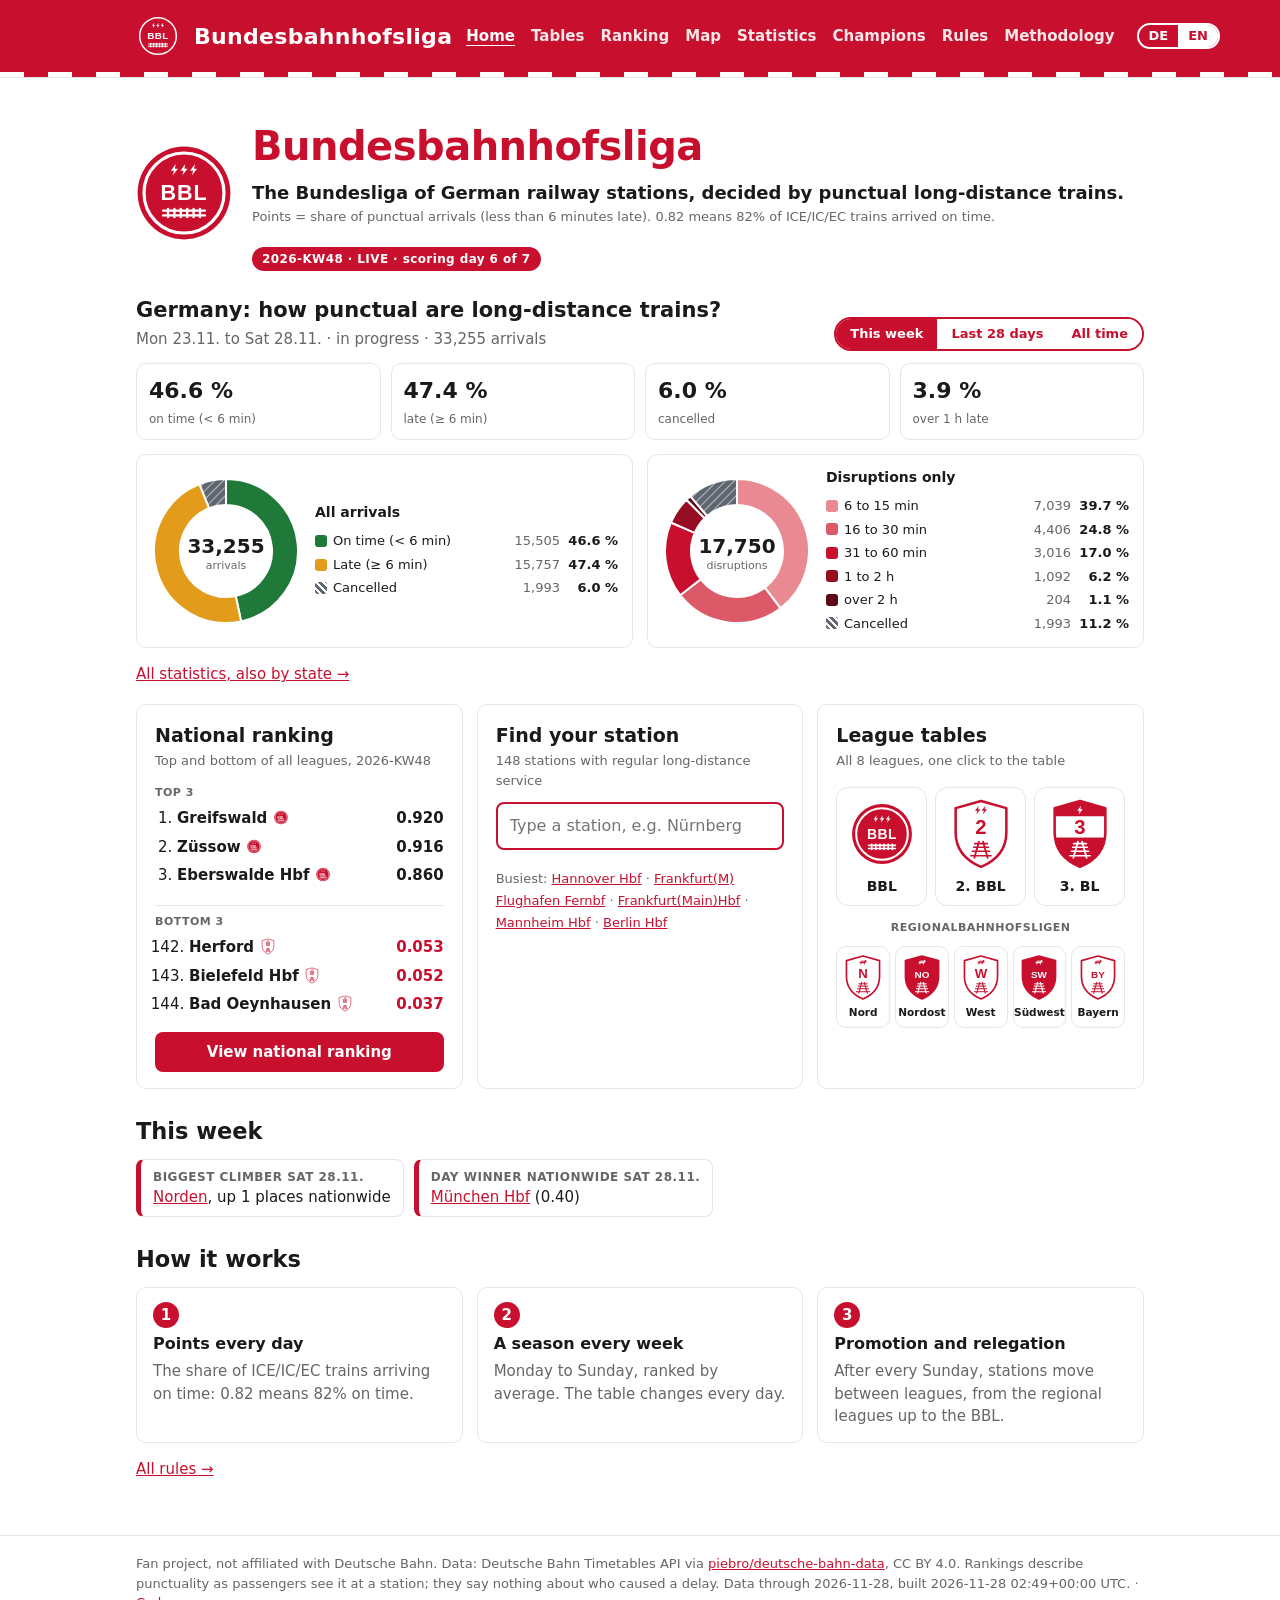
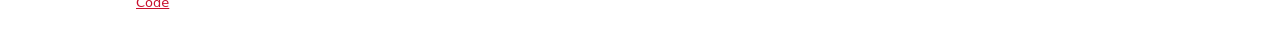
<file: docs/index.html>
<!doctype html>
<html lang="de">
<head>
<meta charset="utf-8">
<meta name="viewport" content="width=device-width, initial-scale=1">
<title>Bundesbahnhofsliga · Die Liga der Bahnhöfe</title>
<meta name="description" content="Die Bundesliga der Bahnhöfe: eine wöchentliche Tabelle der deutschen Fernverkehrsbahnhöfe, entschieden von pünktlichen ICE, IC und EC. The Bundesliga of German railway stations, decided by punctual long-distance trains.">
<meta property="og:type" content="website">
<meta property="og:url" content="https://awthura.github.io/bundesbahnhofsliga/">
<meta property="og:title" content="Bundesbahnhofsliga · Die Bundesliga der Bahnhöfe">
<meta property="og:description" content="Nur jeder zweite Fernzug kommt pünktlich an. Wie schlägt sich dein Bahnhof? Jede Woche eine Tabelle mit Auf- und Abstieg. Only every second long-distance train is on time: how does your station rank?">
<meta property="og:image" content="https://awthura.github.io/bundesbahnhofsliga/assets/share.png?v=kw45">
<meta property="og:image:width" content="1200">
<meta property="og:image:height" content="630">
<meta name="twitter:card" content="summary_large_image">
<link rel="icon" href="assets/logos/favicon.svg">
<link rel="stylesheet" href="assets/style.css?v=af3c884c76">
<script>(function(){var l;try{l=new URLSearchParams(location.search).get("lang")||localStorage.getItem("bbl-lang")}catch(e){}
if(l!=="de"&&l!=="en")l=/^de\b/i.test(navigator.language||"")?"de":"en";document.documentElement.dataset.lang=l;document.documentElement.lang=l})();</script>
<script>(function(){var p=new URLSearchParams(location.search);if(p.has("liga")||p.has("season")){location.replace("tables.html"+location.search);}})();</script>
</head>
<body>
<main class="wrap home">
  <section class="hero">
    <img src="assets/logos/bbl.svg" alt="" class="hero-logo">
    <div>
      <h1 class="hero-title">Bundesbahnhofsliga</h1>
      <p class="tagline" id="tagline"></p>
      <p class="sub score-hint" id="score-hint"></p>
      <span class="live-pill" id="live"></span>
    </div>
  </section>

  <section class="home-stats">
    <div class="home-stats-head">
      <div><h2 id="t-nat"></h2><p class="sub" id="t-nat-sub"></p></div>
      <span class="view-toggle" id="nat-period"></span>
    </div>
    <div class="kpis" id="nat-kpis"></div>
    <div class="mix" id="nat-mix"></div>
    <p><a id="nat-link" href="stats.html"></a></p>
  </section>

  <section class="home-grid">
    <div class="card home-card" id="card-ranking">
      <h2 id="t-ranking"></h2><p class="sub" id="t-ranking-sub"></p>
      <div class="podium-label" id="top-label"></div>
      <ol class="podium" id="podium"></ol>
      <div class="podium-label" id="bottom-label"></div>
      <ol class="podium bottom" id="bottom"></ol>
      <a class="btn" id="ranking-btn" href="ranking.html"></a>
    </div>
    <div class="card home-card" id="card-search">
      <h2 id="t-search"></h2><p class="sub" id="t-search-sub"></p>
      <div class="search">
        <input id="q" type="search" autocomplete="off" spellcheck="false" aria-autocomplete="list" aria-controls="results">
        <ul id="results" role="listbox"></ul>
      </div>
      <p class="popular" id="popular"></p>
    </div>
    <div class="card home-card" id="card-tables">
      <h2 id="t-tables"></h2><p class="sub" id="t-tables-sub"></p>
      <div class="crest-row" id="crests"></div>
      <div class="crest-label" id="regional"></div>
      <div class="crest-row small" id="crests-rl"></div>
    </div>
  </section>

  <h2 id="t-week"></h2>
  <div class="badges" id="week"></div>

  <h2 id="t-how"></h2>
  <div class="steps" id="steps"></div>
  <p><a id="rules-link" href="rules.html"></a></p>
</main>
<script src="assets/app.js?v=398156ceba"></script>
<script>
chrome("index.html");
const $$ = (id, txt) => ($(id).textContent = txt);
$$("#tagline", T.tagline); $$("#score-hint", T.score_hint);
$$("#t-tables", T.home_tables); $$("#t-tables-sub", T.home_tables_sub); $$("#regional", "Regionalbahnhofsligen");
$$("#t-ranking", T.home_ranking); $$("#ranking-btn", T.home_ranking_btn);
$$("#t-search", T.home_search); $("#q").placeholder = T.home_search_ph;
$$("#t-week", T.home_week); $$("#t-how", T.home_how); $$("#rules-link", T.home_rules + " →");
$("#steps").innerHTML = T.home_steps.map(([n, h, t]) => `<div class="card step"><b class="step-n">${n}</b><h3>${h}</h3><p class="sub">${t}</p></div>`).join("");

// nationwide rings: all ICE/IC/EC arrivals in Germany, from the map's national day sums
async function renderNational(meta) {
  const M = await getJSON("data/map.json"), days = M.days;
  const cur = M.seasons[M.seasons.length - 1];
  const sets = [days.map((d, k) => k).filter((k) => days[k] >= cur.start && days[k] <= cur.end), days.map((_, k) => k).slice(-28), days.map((_, k) => k)];
  const pc = (x, a) => (a ? num((100 * x) / a, 1) : "–");
  $$("#t-nat", T.home_nat); $("#nat-link").textContent = T.home_nat_link + " →"; $("#nat-link").href = `stats.html?lang=${LANG}`;
  const draw = (i) => {
    const ks = sets[i], v = ks.reduce((t, k) => t.map((x, j) => x + (M.national[k][j] || 0)), [0, 0, 0, 0, 0, 0, 0, 0]);
    const [a, p, c] = v, late = v[3] + v[4] + v[5] + v[6] + v[7];
    const run = ks.some((k) => days[k] === M.running) ? ` · ${T.running}` : "";
    $$("#t-nat-sub", T.map_range(dayLabel(days[ks[0]]), dayLabel(days[ks[ks.length - 1]])) + run + ` · ${a.toLocaleString(LANG)} ${T.mix_center[0]}`);
    $("#nat-kpis").innerHTML = [[pc(p, a) + " %", T.ns_kpi[1]], [pc(late, a) + " %", T.ns_kpi[2]], [pc(c, a) + " %", T.ns_kpi[3]], [pc(v[6] + v[7], a) + " %", T.ns_kpi[4]]]
      .map(([x, l]) => `<div class="kpi"><b>${x}</b><span>${l}</span></div>`).join("");
    const all = [{ label: T.mix_cats[0], n: p, col: "var(--mx-ok)" }, { label: T.mix_cats[1], n: late, col: "var(--mx-late)" }, { label: T.mix_cats[2], n: c, hatch: true }];
    const dis = [3, 4, 5, 6, 7].map((j, n) => ({ label: T.mix_bins[n], n: v[j], col: `var(--mx-b${n + 1})` })).concat([{ label: T.mix_bins[5], n: c, hatch: true }]);
    $("#nat-mix").innerHTML = donut(all, T.mix_center[0], T.mix_all, "ha") + donut(dis, T.mix_center[1], T.mix_dis, "hd");
    $("#nat-period").innerHTML = T.mix_periods.map((l, n) => `<button class="${n === i ? "on" : ""}" data-k="${n}">${l}</button>`).join("");
    $("#nat-period").querySelectorAll("button").forEach((b) => (b.onclick = () => draw(+b.dataset.k)));
  };
  draw(0);
}

(async () => {
  const meta = await getJSON("data/meta.json");
  stamp(meta);
  renderNational(meta);
  const s = await getJSON(`data/season/${meta.latest}.json`);
  const k = s.matchdays.length - 1;
  $$("#live", s.complete ? T.home_done(s.id) : T.home_live(s.id, liveWeek(s, meta).n));

  // league tables card: the three national leagues
  // all leagues, each straight to its table: national ones big, the five regional ones smaller
  const crest = (l, label) => `<a href="tables.html?liga=${l}&lang=${LANG}" class="crest-link" title="${esc(s.leagues[l].name)}"><img src="${logo(l)}" alt=""><span>${esc(label)}</span></a>`;
  $("#crests").innerHTML = s.league_order.filter((l) => !l.startsWith("RL")).map((l) => crest(l, s.leagues[l].short)).join("");
  $("#crests-rl").innerHTML = s.league_order.filter((l) => l.startsWith("RL")).map((l) => crest(l, s.leagues[l].name.replace("Regionalbahnhofsliga ", ""))).join("");

  // national ranking card: top 3 this week
  const nat = nationalTable(s, k);
  $$("#t-ranking-sub", T.home_ranking_sub(s.id));
  const item = (r) => `<li value="${r.nrank}"><a href="${stLink(r.eva)}">${esc(r.station)}</a> <img src="${logo(r.league)}" alt="" title="${esc(s.leagues[r.league].short)}"> <b>${num(r.avg, 3)}</b></li>`;
  $$("#top-label", T.home_top3); $$("#bottom-label", T.home_bottom3);
  $("#podium").innerHTML = nat.slice(0, 3).map(item).join("");
  const ranked = nat.filter((r) => r.ranked);   // only stations scored on enough days count as bottom 3
  $("#bottom").innerHTML = ranked.slice(-3).map(item).join("");
  $("#ranking-btn").href = `ranking.html?lang=${LANG}`;

  // this week: BBL leader, biggest climber since the day before, day winner nationwide
  const items = [];
  if (k > 0) {
    const before = Object.fromEntries(nationalTable(s, k - 1).map((r) => [r.eva, r.nrank]));
    const up = nat.filter((r) => before[r.eva]).map((r) => [r, before[r.eva] - r.nrank]).sort((a, b) => b[1] - a[1])[0];
    if (up && up[1] > 0) items.push([T.home_climber(dayLabel(s.matchdays[k])), `<a href="${stLink(up[0].eva)}">${esc(up[0].station)}</a>, ${T.home_climb_txt(up[1])}`]);
  }
  let best = null;
  for (const r of nat) { const p = r.form[r.form.length - 1]; if (p != null && (!best || p > best.p)) best = { p, r }; }
  if (best) items.push([T.home_day(dayLabel(s.matchdays[k])), `<a href="${stLink(best.r.eva)}">${esc(best.r.station)}</a> (${num(best.p)})`]);
  $("#week").innerHTML = items.map(([h, v]) => `<div class="badge"><b>${h}</b>${v}</div>`).join("");

  // search
  const list = Object.entries(meta.stations).map(([eva, x]) => ({ eva, name: x.name, league: x.league, key: fold(x.name) }));
  $$("#t-search-sub", T.home_search_sub(list.filter((x) => x.league).length));
  const q = $("#q"), res = $("#results");
  let hits = [], sel = 0;
  const draw = () => {
    const t = fold(q.value);
    if (!t) { res.innerHTML = ""; return; }
    const words = t.split(" ");
    hits = list.filter((x) => words.every((w) => x.key.includes(w)))
      .sort((a, b) => (a.key.startsWith(t) ? 0 : 1) - (b.key.startsWith(t) ? 0 : 1) || a.name.localeCompare(b.name, "de")).slice(0, 8);
    sel = Math.min(sel, Math.max(hits.length - 1, 0));
    res.innerHTML = hits.length ? hits.map((x, i) => `<li role="option" class="${i === sel ? "on" : ""}" data-i="${i}">
      ${x.league ? `<img src="${logo(x.league)}" alt="">` : ""}<span>${esc(x.name)}</span></li>`).join("")
      : `<li class="none">${T.home_search_none}</li>`;
    res.querySelectorAll("li[data-i]").forEach((li) => (li.onmousedown = () => go(hits[+li.dataset.i])));
  };
  const go = (x) => { if (x) location.href = stLink(x.eva); };
  q.addEventListener("input", () => { sel = 0; draw(); });
  const busiest = list.filter((x) => x.league).sort((a, b) => (meta.stations[b.eva].per_day || 0) - (meta.stations[a.eva].per_day || 0)).slice(0, 5);
  $("#popular").innerHTML = `${T.home_popular}: ` + busiest.map((x) => `<a href="${stLink(x.eva)}">${esc(x.name)}</a>`).join(" · ");
  const pre = new URLSearchParams(location.search).get("q");
  if (pre) { q.value = pre; draw(); }
  q.addEventListener("keydown", (e) => {
    if (e.key === "ArrowDown") { sel = Math.min(sel + 1, hits.length - 1); draw(); e.preventDefault(); }
    else if (e.key === "ArrowUp") { sel = Math.max(sel - 1, 0); draw(); e.preventDefault(); }
    else if (e.key === "Enter") go(hits[sel]);
    else if (e.key === "Escape") { q.value = ""; draw(); }
  });
})().catch((e) => { console.error(e); $("#week").innerHTML = `<p>${T.load_error(esc(e.message))}</p>`; });
</script>
</body>
</html>
</file>
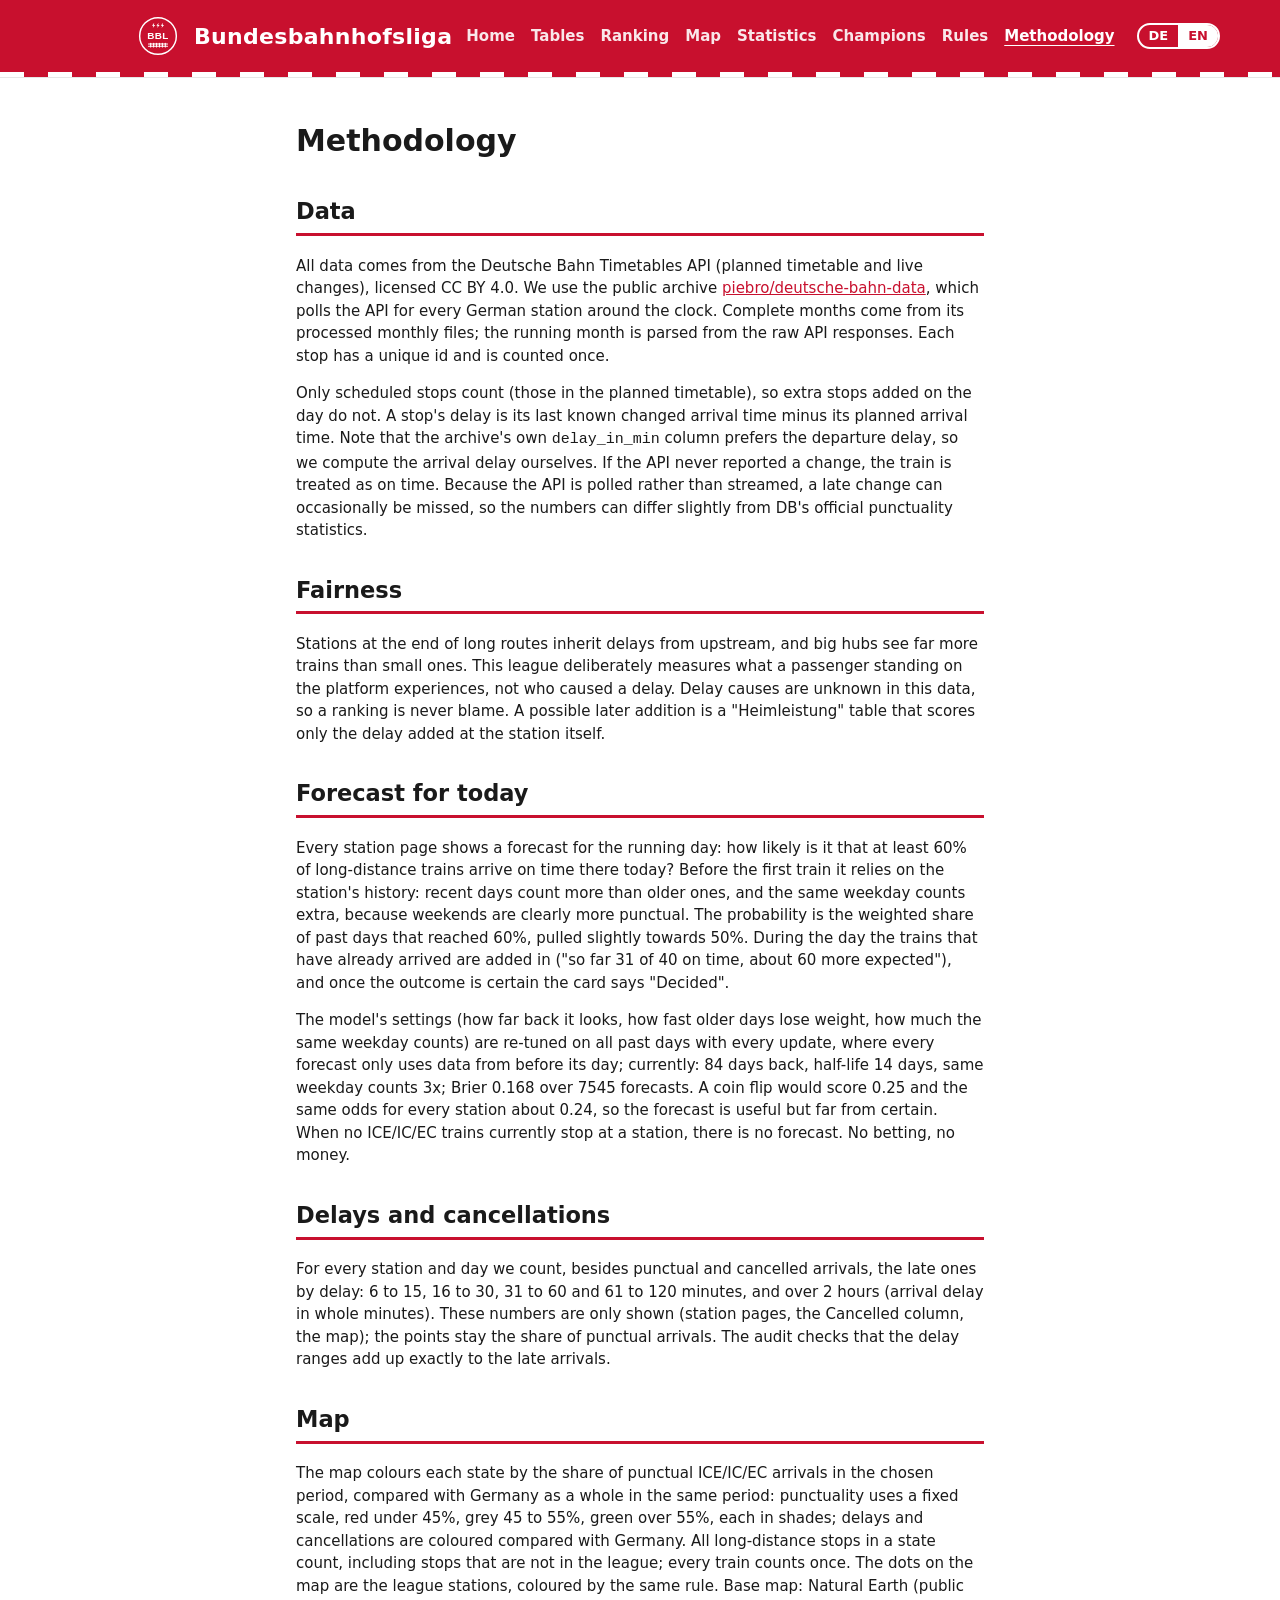
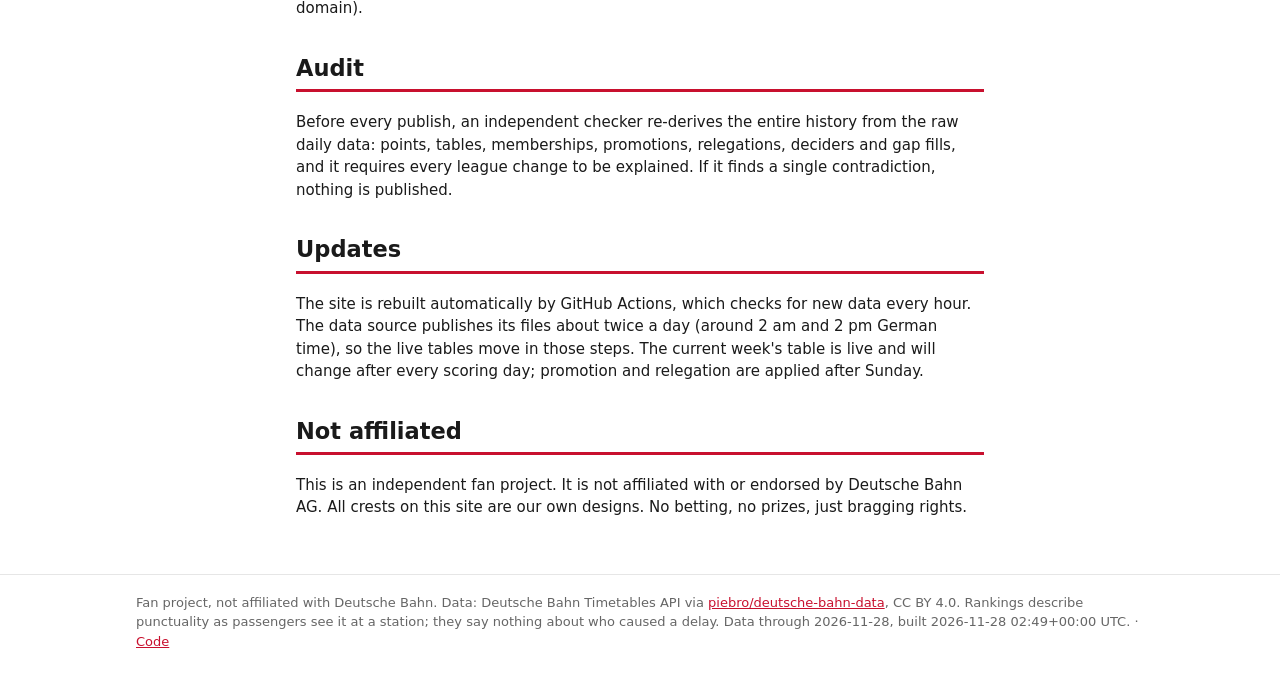
<file: docs/about.html>
<!doctype html>
<html lang="de">
<head>
<meta charset="utf-8">
<meta name="viewport" content="width=device-width, initial-scale=1">
<title>Methodik · Bundesbahnhofsliga</title>
<link rel="icon" href="assets/logos/favicon.svg">
<link rel="stylesheet" href="assets/style.css?v=af3c884c76">
<script>(function(){var l;try{l=new URLSearchParams(location.search).get("lang")||localStorage.getItem("bbl-lang")}catch(e){}
if(l!=="de"&&l!=="en")l=/^de\b/i.test(navigator.language||"")?"de":"en";document.documentElement.dataset.lang=l;document.documentElement.lang=l})();</script>
</head>
<body>
<main class="wrap prose">
<div class="i18n" lang="de">
<h1>Methodik</h1>
<h2>Daten</h2>
<p>Alle Daten stammen aus der Timetables-API der Deutschen Bahn (Sollfahrplan und Echtzeitänderungen), Lizenz CC BY 4.0.
Wir nutzen das öffentliche Archiv <a href="https://huggingface.co/datasets/piebro/deutsche-bahn-data">piebro/deutsche-bahn-data</a>,
das die API rund um die Uhr für alle deutschen Bahnhöfe abfragt. Abgeschlossene Monate kommen aus den aufbereiteten
Monatsdateien, der laufende Monat wird aus den rohen API-Antworten gelesen. Jeder Halt hat eine eindeutige ID und wird
genau einmal gezählt.</p>
<p>Es zählen nur planmäßige Halte (die im Sollfahrplan stehen); zusätzliche Halte, die erst am Tag dazukommen, zählen
nicht. Die Verspätung eines Halts ist die zuletzt gemeldete geänderte Ankunftszeit minus der geplanten Ankunftszeit.
Achtung: Die Spalte <code>delay_in_min</code> im Archiv bevorzugt die Abfahrtsverspätung, deshalb berechnen wir die
Ankunftsverspätung selbst. Hat die API nie eine Änderung gemeldet, gilt der Zug als pünktlich. Weil die API abgefragt und
nicht gestreamt wird, kann gelegentlich eine späte Änderung fehlen; die Zahlen können daher leicht von der offiziellen
Pünktlichkeitsstatistik der DB abweichen.</p>
<h2>Fairness</h2>
<p>Bahnhöfe am Ende langer Strecken erben Verspätungen von weiter vorne, und große Knoten sehen viel mehr Züge als kleine
Bahnhöfe. Diese Liga misst bewusst, was ein Fahrgast am Bahnsteig erlebt, nicht wer eine Verspätung verursacht hat. Die
Ursachen stehen nicht in den Daten, eine Platzierung ist also nie eine Schuldzuweisung. Denkbar ist später eine Tabelle
"Heimleistung", die nur die am Bahnhof selbst entstandene Verspätung wertet.</p>
<h2>Prognose für heute</h2>
<p>Jede Bahnhofsseite zeigt eine Prognose für den laufenden Tag: Wie wahrscheinlich kommen heute mindestens 60 % der
Fernzüge dort pünktlich an? Vor dem ersten Zug stützt sie sich auf die Vorgeschichte des Bahnhofs: Jüngere Tage zählen
mehr als ältere, und der gleiche Wochentag zählt extra, weil Wochenenden deutlich pünktlicher sind. Die Wahrscheinlichkeit
ist der gewichtete Anteil der bisherigen Tage, die 60 % erreicht haben, leicht Richtung 50 % gezogen. Im Laufe des Tages
fließen die schon angekommenen Züge ein ("bisher 31 von 40 pünktlich, noch etwa 60 erwartet"), und sobald das Ergebnis
feststeht, zeigt die Karte "Entschieden".</p>
<p>Die Einstellungen des Modells (wie weit es zurückschaut, wie schnell ältere Tage an Gewicht verlieren, wie stark der
gleiche Wochentag zählt) werden bei jedem Update an allen bisherigen Tagen neu bestimmt, wobei jede Prognose nur Daten von
vor ihrem Tag nutzt; aktuell: <span class="fc-model"></span>. Ein Münzwurf käme auf 0,25, für alle die gleiche Quote auf
etwa 0,24: Die Prognose ist also nützlich, aber weit weg von sicher. Halten an einem Bahnhof gerade keine ICE/IC/EC, gibt
es keine Prognose. Keine Wetten, kein Geld.</p>
<h2>Verspätungen und Ausfälle</h2>
<p>Für jeden Bahnhof und Tag zählen wir neben pünktlichen und ausgefallenen Ankünften auch die verspäteten nach Verspätung:
6 bis 15, 16 bis 30, 31 bis 60 und 61 bis 120 Minuten sowie über 2 Stunden (Ankunftsverspätung in ganzen Minuten).
Diese Zahlen werden nur angezeigt (Bahnhofsseiten, Spalte „Ausfälle“, Karte); die Punkte bleiben der Anteil pünktlicher
Ankünfte. Die Prüfung stellt sicher, dass die Verspätungsstufen zusammen genau die verspäteten Ankünfte ergeben.</p>
<h2>Karte</h2>
<p>Die Karte färbt jedes Bundesland nach dem Anteil pünktlicher ICE/IC/EC-Ankünfte im gewählten Zeitraum, im Vergleich zu
ganz Deutschland im selben Zeitraum: pünktlich: fest rot unter 45 %, grau 45 bis 55 %, grün über 55 %, jeweils in Abstufungen; Verspätungen und Ausfälle werden im Vergleich zu Deutschland eingefärbt. Gezählt werden alle Fernverkehrshalte im Bundesland, auch solche, die nicht in der Liga sind; jeder
Zug zählt einmal. Die Punkte auf der Karte sind die Liga-Bahnhöfe, eingefärbt nach derselben Regel. Kartengrundlage:
Natural Earth (gemeinfrei).</p>
<h2>Prüfung</h2>
<p>Vor jeder Veröffentlichung prüft ein unabhängiges Prüfprogramm die gesamte Historie: Es rechnet alle Tagespunkte,
Tabellen, Mitgliedschaften, Auf- und Abstiege, Relegationen und Nachrücker aus den Rohdaten nach und erklärt jeden
Ligawechsel. Findet es auch nur einen Widerspruch, wird nichts veröffentlicht.</p>
<h2>Aktualisierung</h2>
<p>Die Seite wird automatisch per GitHub Actions neu gebaut; neue Daten werden stündlich abgefragt. Die Datenquelle veröffentlicht ihre Dateien etwa zweimal am Tag (gegen 2 und 14 Uhr), deshalb springen die Live-Tabellen in diesen Schritten. Die Tabelle der laufenden Woche ist live
und ändert sich nach jedem Wertungstag; Auf- und Abstieg gibt es nach dem Sonntag.</p>
<h2>Keine Verbindung zur DB</h2>
<p>Dies ist ein unabhängiges Fanprojekt, nicht verbunden mit der Deutschen Bahn AG und nicht von ihr unterstützt. Alle
Wappen auf dieser Seite sind eigene Entwürfe. Keine Wetten, keine Preise, nur Ehre.</p>
</div>
<div class="i18n" lang="en">
<h1>Methodology</h1>
<h2>Data</h2>
<p>All data comes from the Deutsche Bahn Timetables API (planned timetable and live changes), licensed CC BY 4.0.
We use the public archive <a href="https://huggingface.co/datasets/piebro/deutsche-bahn-data">piebro/deutsche-bahn-data</a>,
which polls the API for every German station around the clock. Complete months come from its processed monthly files;
the running month is parsed from the raw API responses. Each stop has a unique id and is counted once.</p>
<p>Only scheduled stops count (those in the planned timetable), so extra stops added on the day do not.
A stop's delay is its last known changed arrival time minus its planned arrival time. Note that the archive's own
<code>delay_in_min</code> column prefers the departure delay, so we compute the arrival delay ourselves. If the API never reported a change,
the train is treated as on time. Because the API is polled rather than streamed, a late change can occasionally be missed,
so the numbers can differ slightly from DB's official punctuality statistics.</p>
<h2>Fairness</h2>
<p>Stations at the end of long routes inherit delays from upstream, and big hubs see far more trains than small ones.
This league deliberately measures what a passenger standing on the platform experiences, not who caused a delay. Delay
causes are unknown in this data, so a ranking is never blame. A possible later addition is a "Heimleistung" table that
scores only the delay added at the station itself.</p>
<h2>Forecast for today</h2>
<p>Every station page shows a forecast for the running day: how likely is it that at least 60% of long-distance trains
arrive on time there today? Before the first train it relies on the station's history: recent days count more than older
ones, and the same weekday counts extra, because weekends are clearly more punctual. The probability is the weighted share
of past days that reached 60%, pulled slightly towards 50%. During the day the trains that have already arrived are added
in ("so far 31 of 40 on time, about 60 more expected"), and once the outcome is certain the card says "Decided".</p>
<p>The model's settings (how far back it looks, how fast older days lose weight, how much the same weekday counts) are
re-tuned on all past days with every update, where every forecast only uses data from before its day; currently:
<span class="fc-model"></span>. A coin flip would score 0.25 and the same odds for every station about 0.24, so the
forecast is useful but far from certain. When no ICE/IC/EC trains currently stop at a station, there is no forecast.
No betting, no money.</p>
<h2>Delays and cancellations</h2>
<p>For every station and day we count, besides punctual and cancelled arrivals, the late ones by delay: 6 to 15,
16 to 30, 31 to 60 and 61 to 120 minutes, and over 2 hours (arrival delay in whole minutes). These numbers are only shown
(station pages, the Cancelled column, the map); the points stay the share of punctual arrivals. The audit checks that
the delay ranges add up exactly to the late arrivals.</p>
<h2>Map</h2>
<p>The map colours each state by the share of punctual ICE/IC/EC arrivals in the chosen period, compared with Germany as a
whole in the same period: punctuality uses a fixed scale, red under 45%, grey 45 to 55%, green over 55%, each in shades; delays and cancellations are coloured compared with Germany. All long-distance stops in a state count, including stops that are not in the league; every train counts once.
The dots on the map are the league stations, coloured by the same rule. Base map: Natural Earth (public domain).</p>
<h2>Audit</h2>
<p>Before every publish, an independent checker re-derives the entire history from the raw daily data: points, tables,
memberships, promotions, relegations, deciders and gap fills, and it requires every league change to be explained. If it
finds a single contradiction, nothing is published.</p>
<h2>Updates</h2>
<p>The site is rebuilt automatically by GitHub Actions, which checks for new data every hour. The data source publishes its files about twice a day (around 2 am and 2 pm German time), so the live tables move in those steps. The current week's
table is live and will change after every scoring day; promotion and relegation are applied after Sunday.</p>
<h2>Not affiliated</h2>
<p>This is an independent fan project. It is not affiliated with or endorsed by Deutsche Bahn AG. All crests on this site
are our own designs. No betting, no prizes, just bragging rights.</p>
</div>
</main>
<script src="assets/app.js?v=398156ceba"></script>
<script>chrome("about.html");
getJSON("data/meta.json").then((m) => {
  stamp(m);
  const f = m.forecast_model;
  if (f && f.tuned) document.querySelectorAll(".fc-model").forEach((el) => (el.textContent = LANG === "de"
    ? `${f.params.window} Tage zurück, Halbwertszeit ${f.params.half_life} Tage, gleicher Wochentag zählt ${num(f.params.weekday_weight, 0)}-fach; Brier ${num(f.brier, 3)} über ${f.forecasts} Prognosen`
    : `${f.params.window} days back, half-life ${f.params.half_life} days, same weekday counts ${num(f.params.weekday_weight, 0)}x; Brier ${num(f.brier, 3)} over ${f.forecasts} forecasts`));
}).catch(() => {});</script>
</body>
</html>
</file>
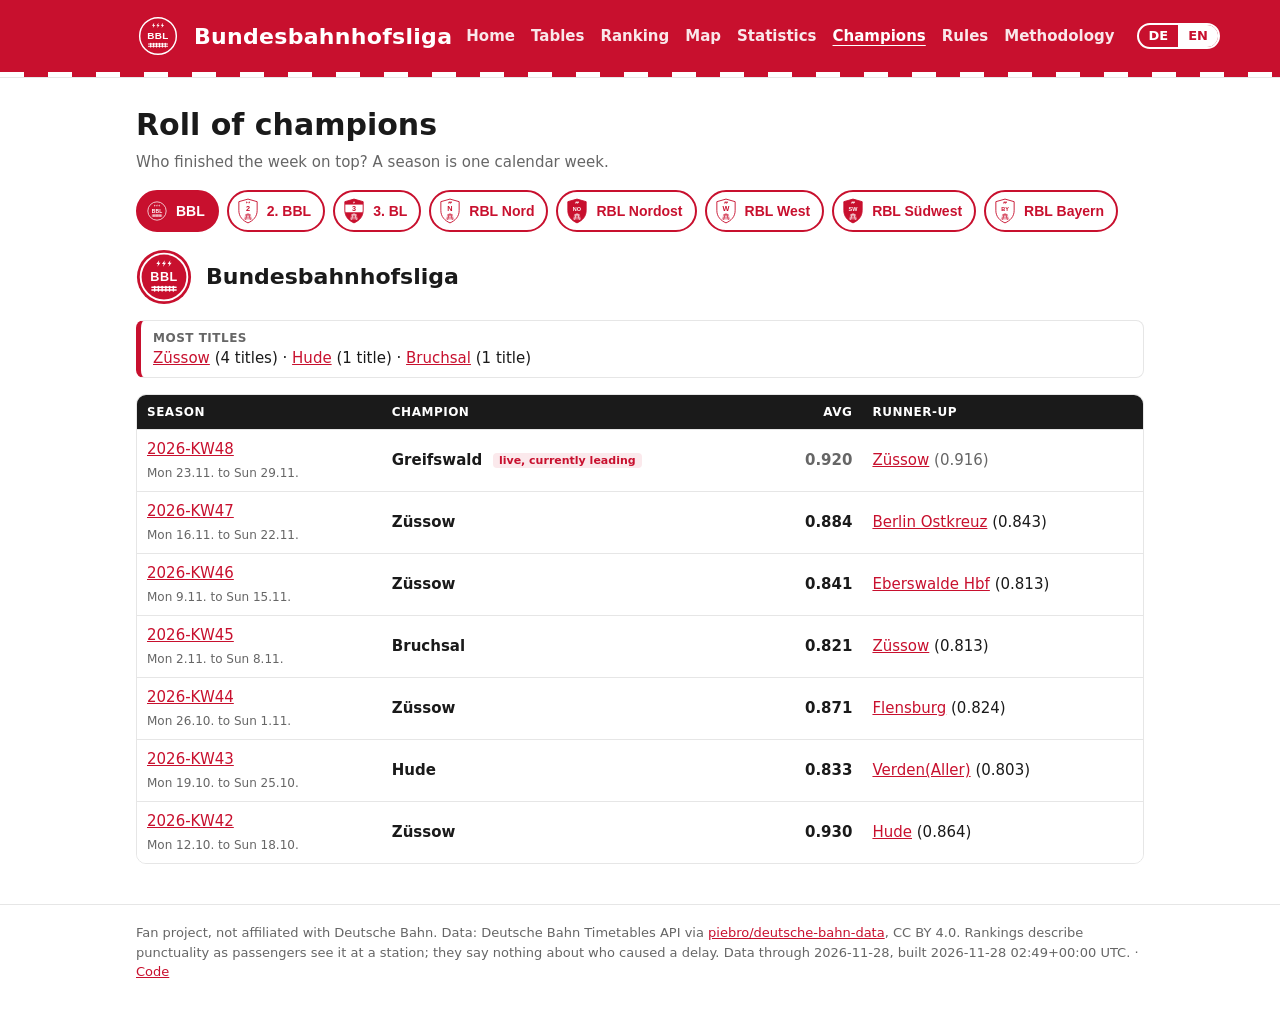
<file: docs/champions.html>
<!doctype html>
<html lang="de">
<head>
<meta charset="utf-8">
<meta name="viewport" content="width=device-width, initial-scale=1">
<title>Meister · Bundesbahnhofsliga</title>
<link rel="icon" href="assets/logos/favicon.svg">
<link rel="stylesheet" href="assets/style.css?v=af3c884c76">
<script>(function(){var l;try{l=new URLSearchParams(location.search).get("lang")||localStorage.getItem("bbl-lang")}catch(e){}
if(l!=="de"&&l!=="en")l=/^de\b/i.test(navigator.language||"")?"de":"en";document.documentElement.dataset.lang=l;document.documentElement.lang=l})();</script>
</head>
<body>
<main class="wrap">
  <h1 id="ch-title" style="margin:4px 0 2px"></h1>
  <p class="sub" id="ch-intro"></p>
  <div class="tabs" id="tabs"></div>
  <div class="league-head"><img id="lg-logo" alt=""><div><h2 id="lg-name"></h2></div></div>
  <div id="record" class="badges"></div>
  <div id="list"></div>
</main>
<script src="assets/app.js?v=398156ceba"></script>
<script>
chrome("champions.html");
$("#ch-title").textContent = T.ch_title;
$("#ch-intro").textContent = T.ch_intro;
const params = new URLSearchParams(location.search);
let data, league;

function render() {
  const c = data.leagues[league];
  $("#tabs").innerHTML = data.order.map((l) =>
    `<button class="tab ${l === league ? "on" : ""}" data-l="${l}"><img src="${logo(l)}" alt="">${esc(data.leagues[l].short)}</button>`).join("");
  $("#tabs").querySelectorAll("button").forEach((b) => (b.onclick = () => {
    league = b.dataset.l; history.replaceState(null, "", `?liga=${league}&lang=${LANG}`); render();
  }));
  revealActive($("#tabs"));
  $("#lg-logo").src = logo(league);
  $("#lg-name").textContent = c.name;
  $("#record").innerHTML = c.record.length ? `<div class="badge" style="flex:1 1 100%"><b>${T.ch_record}</b>${
    c.record.slice(0, 5).map((r) => `<a href="${stLink(r.eva)}">${esc(r.station)}</a> (${T.ch_titles(r.titles)})`).join(" · ")}</div>` : "";
  const k = T.ch_cols;
  $("#list").innerHTML = c.seasons.length ? `<div class="tablewrap"><table>
    <thead><tr><th>${k[0]}</th><th>${k[1]}</th><th class="num">${k[2]}</th><th class="hide-sm">${k[3]}</th></tr></thead><tbody>
    ${c.seasons.map((x) => `<tr class="${x.complete ? "" : "unranked"}">
      <td><a href="tables.html?season=${x.season}&liga=${league}&lang=${LANG}">${x.season}</a><br><span class="sub" style="font-size:12px">${dayLabel(x.start)} ${T.to} ${dayLabel(x.end)}</span></td>
      <td class="st"><a href="${stLink(x.champion.eva)}">${esc(x.champion.station)}</a>
        ${x.complete ? "" : `<span class="tag new">${T.ch_live}</span>`}
        ${x.promoted ? `<span class="tag up">▲ ${T.ch_promoted}</span>` : ""}</td>
      <td class="num"><b>${num(x.champion.avg, 3)}</b></td>
      <td class="hide-sm">${x.runner_up ? `<a href="${stLink(x.runner_up.eva)}">${esc(x.runner_up.station)}</a> (${num(x.runner_up.avg, 3)})` : "-"}</td>
    </tr>`).join("")}</tbody></table></div>` : `<p class="sub">${T.ch_none}</p>`;
}

(async () => {
  const [meta, champs] = await Promise.all([getJSON("data/meta.json"), getJSON("data/champions.json")]);
  stamp(meta);
  data = champs;
  league = data.order.includes(params.get("liga")) ? params.get("liga") : data.order[0];
  render();
})().catch((e) => { console.error(e); $("#list").innerHTML = `<p>${T.load_error(esc(e.message))}</p>`; });
</script>
</body>
</html>
</file>
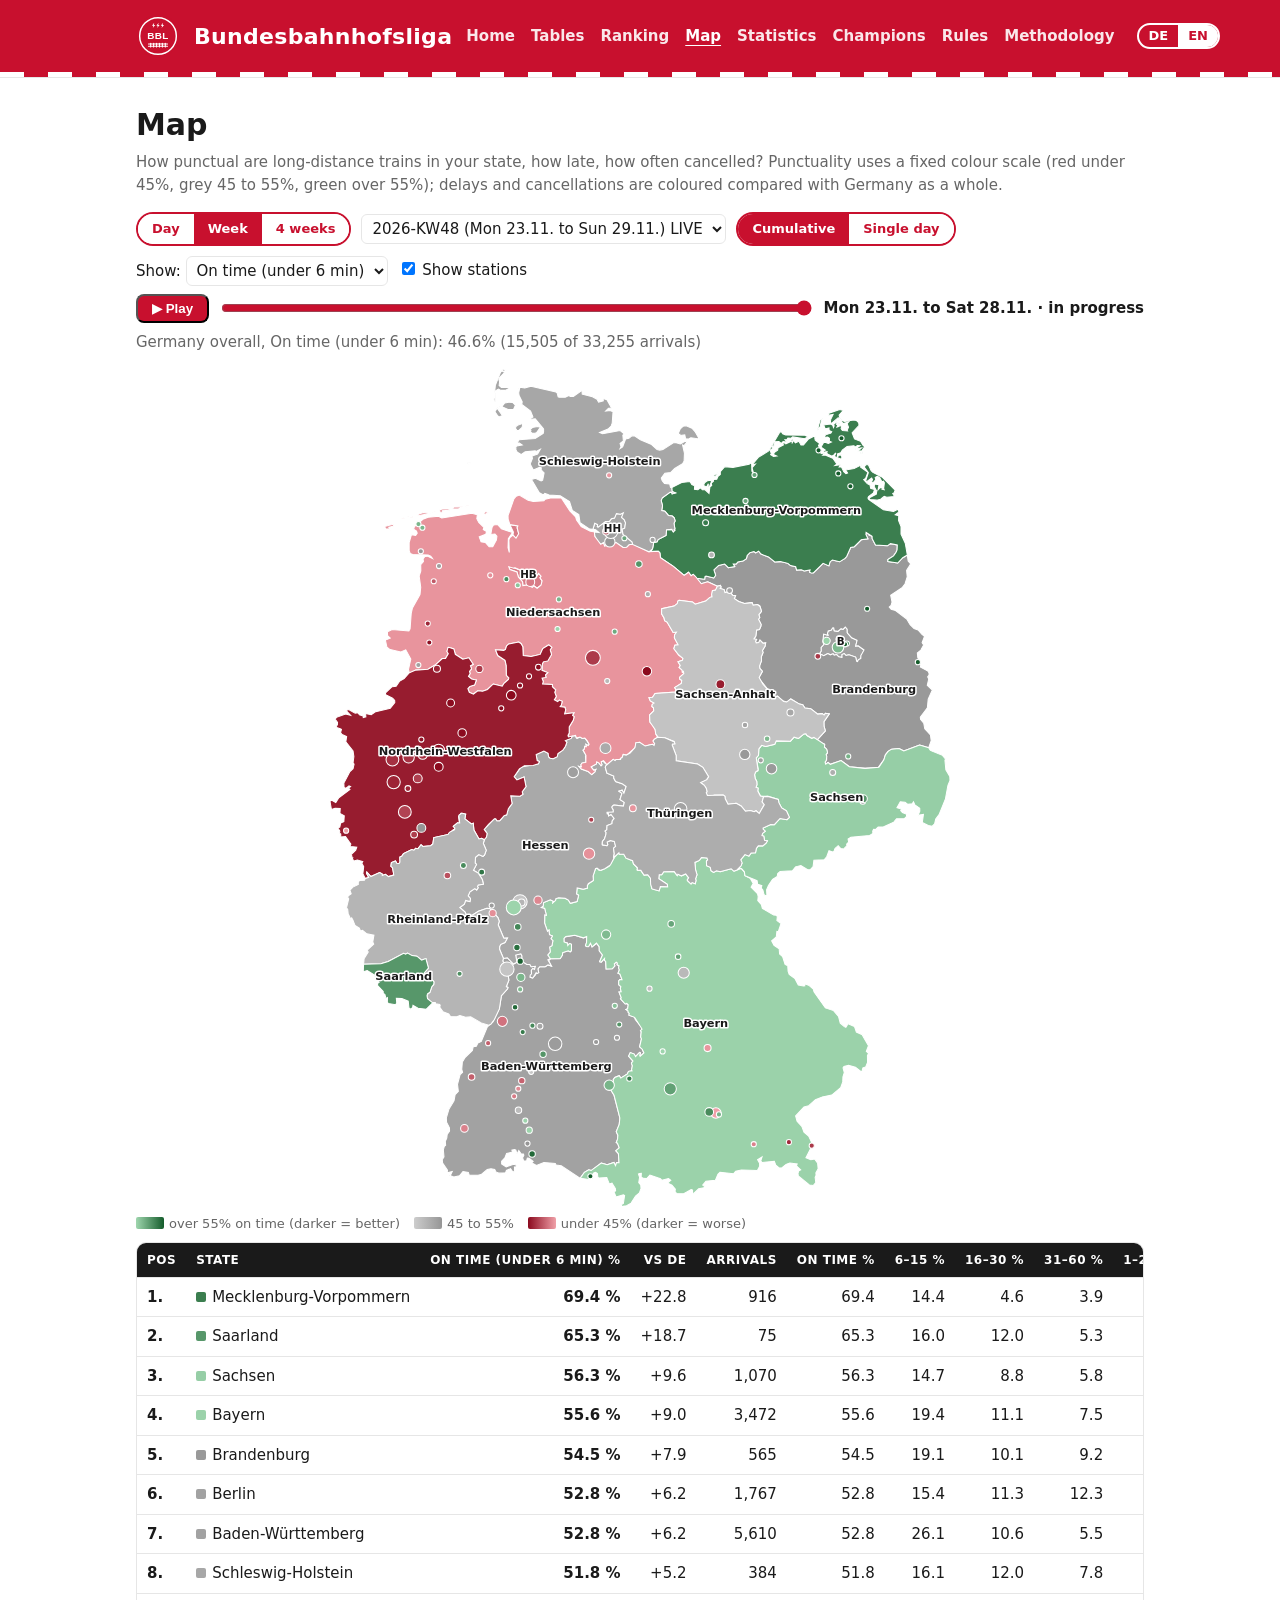
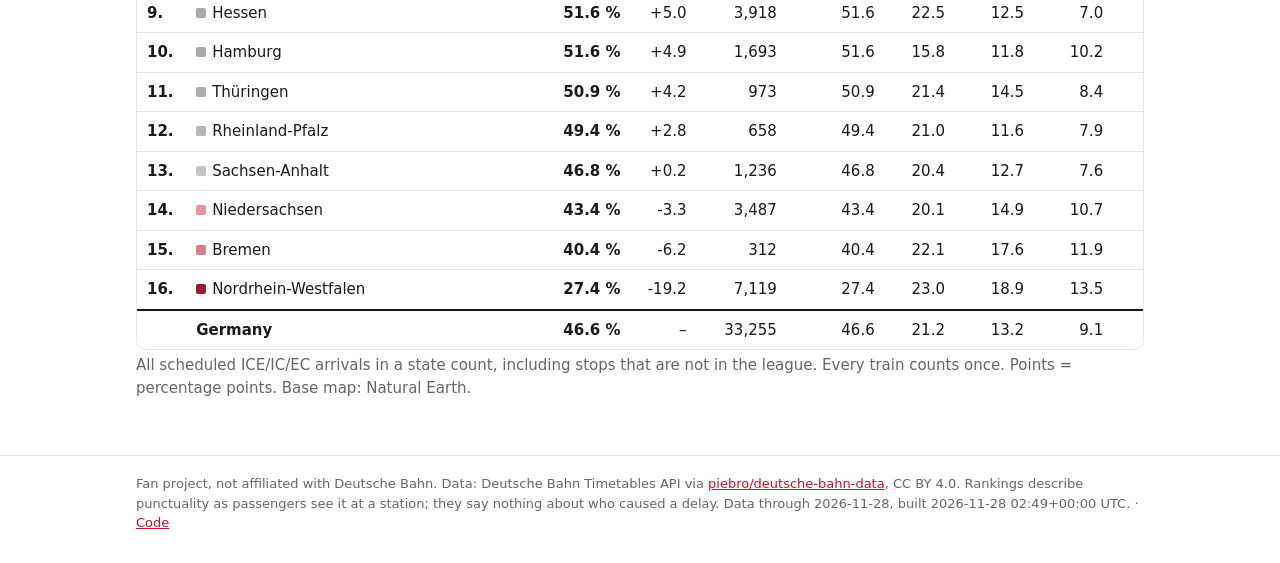
<file: docs/map.html>
<!doctype html>
<html lang="de">
<head>
<meta charset="utf-8">
<meta name="viewport" content="width=device-width, initial-scale=1">
<title>Karte · Bundesbahnhofsliga</title>
<link rel="icon" href="assets/logos/favicon.svg">
<link rel="stylesheet" href="assets/style.css?v=af3c884c76">
<script>(function(){var l;try{l=new URLSearchParams(location.search).get("lang")||localStorage.getItem("bbl-lang")}catch(e){}
if(l!=="de"&&l!=="en")l=/^de\b/i.test(navigator.language||"")?"de":"en";document.documentElement.dataset.lang=l;document.documentElement.lang=l})();</script>
<style>
.map-wrap { position: relative; max-width: 620px; margin: 0 auto; }
.map-wrap svg { width: 100%; height: auto; display: block; }
.map-wrap path { stroke: var(--bg); stroke-width: 1; cursor: pointer; }
.map-wrap path:hover { stroke: var(--ink); stroke-width: 2; }
.map-tip { position: absolute; pointer-events: none; background: var(--panel); border: 1px solid var(--line); border-radius: 8px;
  padding: 6px 10px; font-size: 13px; box-shadow: 0 4px 12px rgba(0,0,0,.15); display: none; max-width: 240px; }
.map-ctl { display: flex; flex-wrap: wrap; gap: 10px; align-items: center; margin: 8px 0; }
.map-ctl input[type=range] { flex: 1 1 200px; accent-color: var(--red); }
.map-legend { display: flex; gap: 14px; flex-wrap: wrap; font-size: 13px; color: var(--muted); margin: 8px 0; }
.map-legend i { display: inline-block; width: 12px; height: 12px; border-radius: 2px; margin-right: 5px; vertical-align: -1px; }
</style>
</head>
<body>
<main class="wrap">
  <h1 id="t" style="margin:4px 0 2px"></h1>
  <p class="sub" id="intro"></p>
  <div class="map-ctl"><span class="view-toggle" id="period"></span><select id="week" aria-label="KW"></select><span class="view-toggle" id="mode"></span><label><span id="metric-l"></span> <select id="metric"></select></label>
    <label><input type="checkbox" id="dots" checked> <span id="dots-l"></span></label></div>
  <div class="map-ctl"><button class="btn" id="play" style="display:inline-block;padding:5px 14px;margin:0"></button>
    <input type="range" id="slider" min="0" value="0"><b id="when"></b></div>
  <p class="sub" id="nat"></p>
  <div class="map-wrap"><svg id="map"></svg><div class="map-tip" id="tip"></div></div>
  <div class="map-legend" id="legend"></div>
  <div id="table"></div>
  <p class="sub" id="note"></p>
</main>
<script src="assets/app.js?v=398156ceba"></script>
<script>
chrome("map.html");
$("#t").textContent = T.map_title; $("#intro").textContent = T.map_intro; $("#dots-l").textContent = T.map_dots; $("#note").textContent = T.map_note;
// day sums are [arrivals, punctual, cancelled, late 6-15, 16-30, 31-60, 61-120, >120 min]; a metric is the share of
// arrivals in some of those parts. Only "on time" is better when higher; for all other metrics fewer is better.
const METRICS = [["punctual", [1]], ["late", [3, 4, 5, 6, 7]], ["d6_15", [3]], ["d16_30", [4]], ["d31_60", [5]],
  ["d61_120", [6]], ["d121p", [7]], ["over30", [5, 6, 7]], ["over60", [6, 7]], ["cancel", [2]]];
const mq = new URLSearchParams(location.search).get("metric");
const S = { period: 1, mode: 0, i: 999, dots: true, timer: null, season: null,   // default: current week, cumulative
  metric: Math.max(0, METRICS.findIndex((m) => m[0] === mq)) };
const GREEN = [31, 122, 58], RED = [200, 16, 46], GREY = [176, 176, 176];
const mix = (a, b, t) => `rgb(${a.map((v, k) => Math.round(v + (b[k] - v) * t)).join(",")})`;
// grey band and colour span: punctuality 3 and 12 points; disruption metrics scale with the national level
const band = (nat) => (S.metric === 0 ? [0.03, 0.12] : [Math.max(0.005, nat * 0.2), Math.max(0.01, nat * 0.8)]);
// on-time share uses a fixed scale: red below 45 %, grey 45 to 55 %, green above 55 %, each band in shades
const RAMP = { red: [[240, 160, 168], [139, 10, 30]], grey: [[205, 205, 205], [150, 150, 150]], green: [[159, 214, 174], [20, 92, 43]] };
function fixedColour(v) {
  const t = (x) => Math.max(0, Math.min(1, x));
  if (v < 0.45) return mix(RAMP.red[0], RAMP.red[1], t((0.45 - v) / 0.20));       // darkest at 25 % and below
  if (v <= 0.55) return mix(RAMP.grey[0], RAMP.grey[1], t((v - 0.45) / 0.10));
  return mix(RAMP.green[0], RAMP.green[1], t((v - 0.55) / 0.20));                  // darkest at 75 % and above
}
function colour(v, nat) {
  if (v == null) return "var(--line)";
  if (S.metric === 0) return fixedColour(v);
  if (nat == null) return "var(--line)";
  const d = S.metric === 0 ? v - nat : nat - v, [g, span] = band(nat);
  if (Math.abs(d) <= g) return mix(GREY, GREY, 0);
  return mix(GREY, d > 0 ? GREEN : RED, Math.min(1, (Math.abs(d) - g) / span));
}
const cnt = (v) => METRICS[S.metric][1].reduce((t, k) => t + (v[k] || 0), 0);
const val = (v) => (v[0] ? cnt(v) / v[0] : null);
const signed = (x) => (x >= 0 ? "+" : "") + num(x * 100, 1);
// breakdown in percent: on time, the five delay ranges, cancelled
const parts = (v) => [1, 3, 4, 5, 6, 7, 2].map((k) => (v[0] ? v[k] / v[0] : null));
const pct = (x) => (x == null ? "-" : num(x * 100, 1));
(async () => {
  const [geo, M, meta] = await Promise.all([getJSON("assets/map/states.json"), getJSON("data/map.json"), getJSON("data/meta.json")]);
  stamp(meta);
  const P = geo.projection, proj = (lat, lon) => [(lon - P.lon0) * P.kx * P.scale, (P.lat1 - lat) * P.scale];
  const days = M.days, last = days.length - 1;
  const done = M.seasons.filter((s) => days.includes(s.start));
  // which day indices the current selection covers
  function range() {
    if (S.period === 0) return { all: days.map((_, k) => k), pick: [S.i] };
    let span;
    if (S.period === 1) { const s = M.seasons.find((x) => x.id === S.season) || M.seasons[M.seasons.length - 1]; span = days.map((d, k) => k).filter((k) => days[k] >= s.start && days[k] <= s.end); }
    else span = days.map((_, k) => k).slice(-28);
    const i = Math.min(S.i, span.length - 1);
    return { all: span, pick: S.mode === 0 ? span.slice(0, i + 1) : [span[i]] };
  }
  const sum = (arr, pick) => pick.reduce((t, k) => t.map((x, j) => x + ((arr[k] && arr[k][j]) || 0)), [0, 0, 0, 0, 0, 0, 0, 0]);
  $("#metric-l").textContent = T.map_metric_l;
  $("#metric").innerHTML = T.map_metrics.map((l, k) => `<option value="${k}">${l}</option>`).join("");
  $("#metric").value = S.metric;
  $("#metric").onchange = (e) => {
    S.metric = +e.target.value;
    const p = new URLSearchParams(location.search); if (S.metric) p.set("metric", METRICS[S.metric][0]); else p.delete("metric");
    history.replaceState(null, "", "?" + p.toString()); render();
  };
  function render() {
    const max = (S.period === 0 ? days.length : range().all.length) - 1;
    S.i = Math.max(0, Math.min(S.i, max));
    const r = range(), sl = $("#slider");
    sl.max = max;
    $("#week").style.display = S.period === 1 ? "" : "none";
    if (+sl.value !== S.i) sl.value = S.i;
    const first = days[r.pick[0]], lastPick = days[r.pick[r.pick.length - 1]];
    $("#when").textContent = T.map_range(dayLabel(first), dayLabel(lastPick)) + (r.pick.some((k) => days[k] === M.running) ? ` · ${T.running}` : r.pick.some((k) => (M.pending || []).includes(days[k])) ? ` · ${T.pending}` : "");
    const n = sum(M.national, r.pick), nat = val(n);
    const lbl = T.map_metrics[S.metric];
    $("#nat").textContent = T.map_nat_m(lbl, pct(nat), cnt(n).toLocaleString(LANG), n[0].toLocaleString(LANG));
    const rows = geo.states.map((g) => { const v = sum(M.states[g.name] || [], r.pick); return { g, v, a: v[0], k: cnt(v), share: val(v) }; });
    let svg = rows.map((x) => `<path d="${x.g.d}" fill="${colour(x.share, nat)}" fill-rule="evenodd" data-n="${esc(x.g.name)}"></path>`).join("");
    if (S.dots) for (const [e, st] of Object.entries(M.stations)) {
      const v = sum(st.d.map((x) => x || [0, 0, 0, 0, 0, 0, 0, 0]), r.pick); if (!v[0]) continue;
      const [x, y] = proj(st.lat, st.lon), rad = Math.max(2.5, Math.sqrt(v[0] / r.pick.length) * 0.6);
      svg += `<a href="${stLink(e)}"><circle cx="${x.toFixed(1)}" cy="${y.toFixed(1)}" r="${rad.toFixed(1)}" fill="${colour(val(v), nat)}" stroke="#fff" stroke-width="1"><title>${esc(st.name)}: ${lbl} ${pct(val(v))} % (${cnt(v)} / ${v[0]})\n${parts(v).map((x, j) => `${T.map_short[j]} ${pct(x)} %`).join(" · ")}</title></circle></a>`;
    }
    svg += rows.map((x) => `<text x="${x.g.label[0]}" y="${x.g.label[1]}" font-size="${x.g.short ? 10 : 11}" font-weight="700" text-anchor="middle"
      fill="#1a1a1a" stroke="#fff" stroke-width="3" stroke-linejoin="round" paint-order="stroke" style="pointer-events:none">${esc(x.g.short || x.g.name)}</text>`).join("");
    $("#map").setAttribute("viewBox", `0 0 ${geo.width} ${geo.height}`);
    $("#map").innerHTML = svg;
    $("#map").querySelectorAll("path").forEach((el) => {
      const x = rows.find((q) => q.g.name === el.dataset.n);
      const show = (ev) => { const b = $(".map-wrap").getBoundingClientRect(), t = $("#tip");
        t.style.display = "block"; t.style.left = Math.min(ev.clientX - b.left + 12, b.width - 250) + "px"; t.style.top = (ev.clientY - b.top + 12) + "px";
        t.innerHTML = `<b>${esc(x.g.name)}</b><br>${x.share == null ? T.map_leg_m(0)[3]
          : T.map_tip_m(lbl, pct(x.share), x.k.toLocaleString(LANG), x.a.toLocaleString(LANG), signed(x.share - nat))
            + `<br><span style="color:var(--muted)">${parts(x.v).map((q, j) => `${T.map_short[j]} ${pct(q)} %`).join(" · ")}</span>`}`; };
      el.onmousemove = show; el.onclick = show; el.onmouseleave = () => ($("#tip").style.display = "none");
    });
    if (S.metric === 0) {   // fixed scale legend, best first
      const grad = (r) => `linear-gradient(90deg,rgb(${r[0]}),rgb(${r[1]}))`;
      $("#legend").innerHTML = [[RAMP.green, T.map_fixed[0]], [RAMP.grey, T.map_fixed[1]], [RAMP.red.slice().reverse(), T.map_fixed[2]]]
        .map(([r, l]) => `<span><i style="background:${grad(r)};width:28px"></i>${l}</span>`).join("");
    } else {
      const L = T.map_leg_m(num(band(nat || 0)[0] * 100, 1));
      $("#legend").innerHTML = [GREEN, GREY, RED].map((c, k) => `<span><i style="background:rgb(${c})"></i>${L[k]}</span>`).join("");
    }
    // table: chosen metric, then the full breakdown in percent for every state and for Germany
    const sorted = rows.filter((x) => x.share != null).sort((a, b) => (S.metric === 0 ? b.share - a.share : a.share - b.share) || b.a - a.a);
    const c = T.map_cols_m, br = (v) => parts(v).map((q) => `<td class="num hide-sm">${pct(q)}</td>`).join("");
    $("#table").innerHTML = `<div class="tablewrap"><table><thead><tr><th>${c[0]}</th><th>${c[1]}</th><th class="num">${esc(lbl)} %</th>
      <th class="num">${c[3]}</th><th class="num hide-sm">${c[2]}</th>${T.map_short.map((h) => `<th class="num hide-sm">${h} %</th>`).join("")}</tr></thead><tbody>
      ${sorted.map((x, k) => `<tr><td class="rank">${k + 1}.</td><td class="st"><i style="display:inline-block;width:10px;height:10px;border-radius:2px;background:${colour(x.share, nat)};margin-right:6px"></i>${esc(x.g.name)}</td>
        <td class="num"><b>${pct(x.share)} %</b></td><td class="num">${signed(x.share - nat)}</td><td class="num hide-sm">${x.a.toLocaleString(LANG)}</td>${br(x.v)}</tr>`).join("")}
      <tr style="border-top:2px solid var(--ink)"><td></td><td class="st"><b>${T.map_de}</b></td><td class="num"><b>${pct(nat)} %</b></td><td class="num">–</td>
        <td class="num hide-sm">${n[0].toLocaleString(LANG)}</td>${br(n)}</tr></tbody></table></div>`;
    $("#period").innerHTML = T.map_period.map((l, k) => `<button class="${S.period === k ? "on" : ""}" data-p="${k}">${l}</button>`).join("");
    // Day starts on the last finished day (the newest day is still running); week and 4 weeks on their latest day
    $("#period").querySelectorAll("button").forEach((b) => (b.onclick = () => { S.period = +b.dataset.p; S.i = S.period === 0 ? Math.max(last - 1, 0) : 999; render(); }));
    $("#mode").style.display = S.period === 0 ? "none" : "";
    $("#mode").innerHTML = T.map_mode.map((l, k) => `<button class="${S.mode === k ? "on" : ""}" data-m="${k}">${l}</button>`).join("");
    $("#mode").querySelectorAll("button").forEach((b) => (b.onclick = () => { S.mode = +b.dataset.m; render(); }));
    $("#play").textContent = S.timer ? "⏸ " + T.map_pause : "▶ " + T.map_play;
  }
  S.season = M.seasons[M.seasons.length - 1].id;
  $("#week").innerHTML = M.seasons.slice().reverse().map((s) => `<option value="${s.id}">${s.id} (${dayLabel(s.start)} ${T.to} ${dayLabel(s.end)})${s.complete ? "" : " " + T.live}</option>`).join("");
  $("#week").onchange = (e) => { S.season = e.target.value; S.i = 999; render(); };
  $("#slider").oninput = (e) => { S.i = +e.target.value; render(); };
  $("#dots").onchange = (e) => { S.dots = e.target.checked; render(); };
  $("#play").onclick = () => {
    if (S.timer) { clearInterval(S.timer); S.timer = null; render(); return; }
    S.i = 0; render();
    S.timer = setInterval(() => { if (S.i >= +$("#slider").max) { clearInterval(S.timer); S.timer = null; } else S.i++; render(); }, 600);
    render();
  };
  render();
})().catch((e) => { console.error(e); $("#table").innerHTML = `<p>${T.load_error(esc(e.message))}</p>`; });
</script>
</body>
</html>
</file>
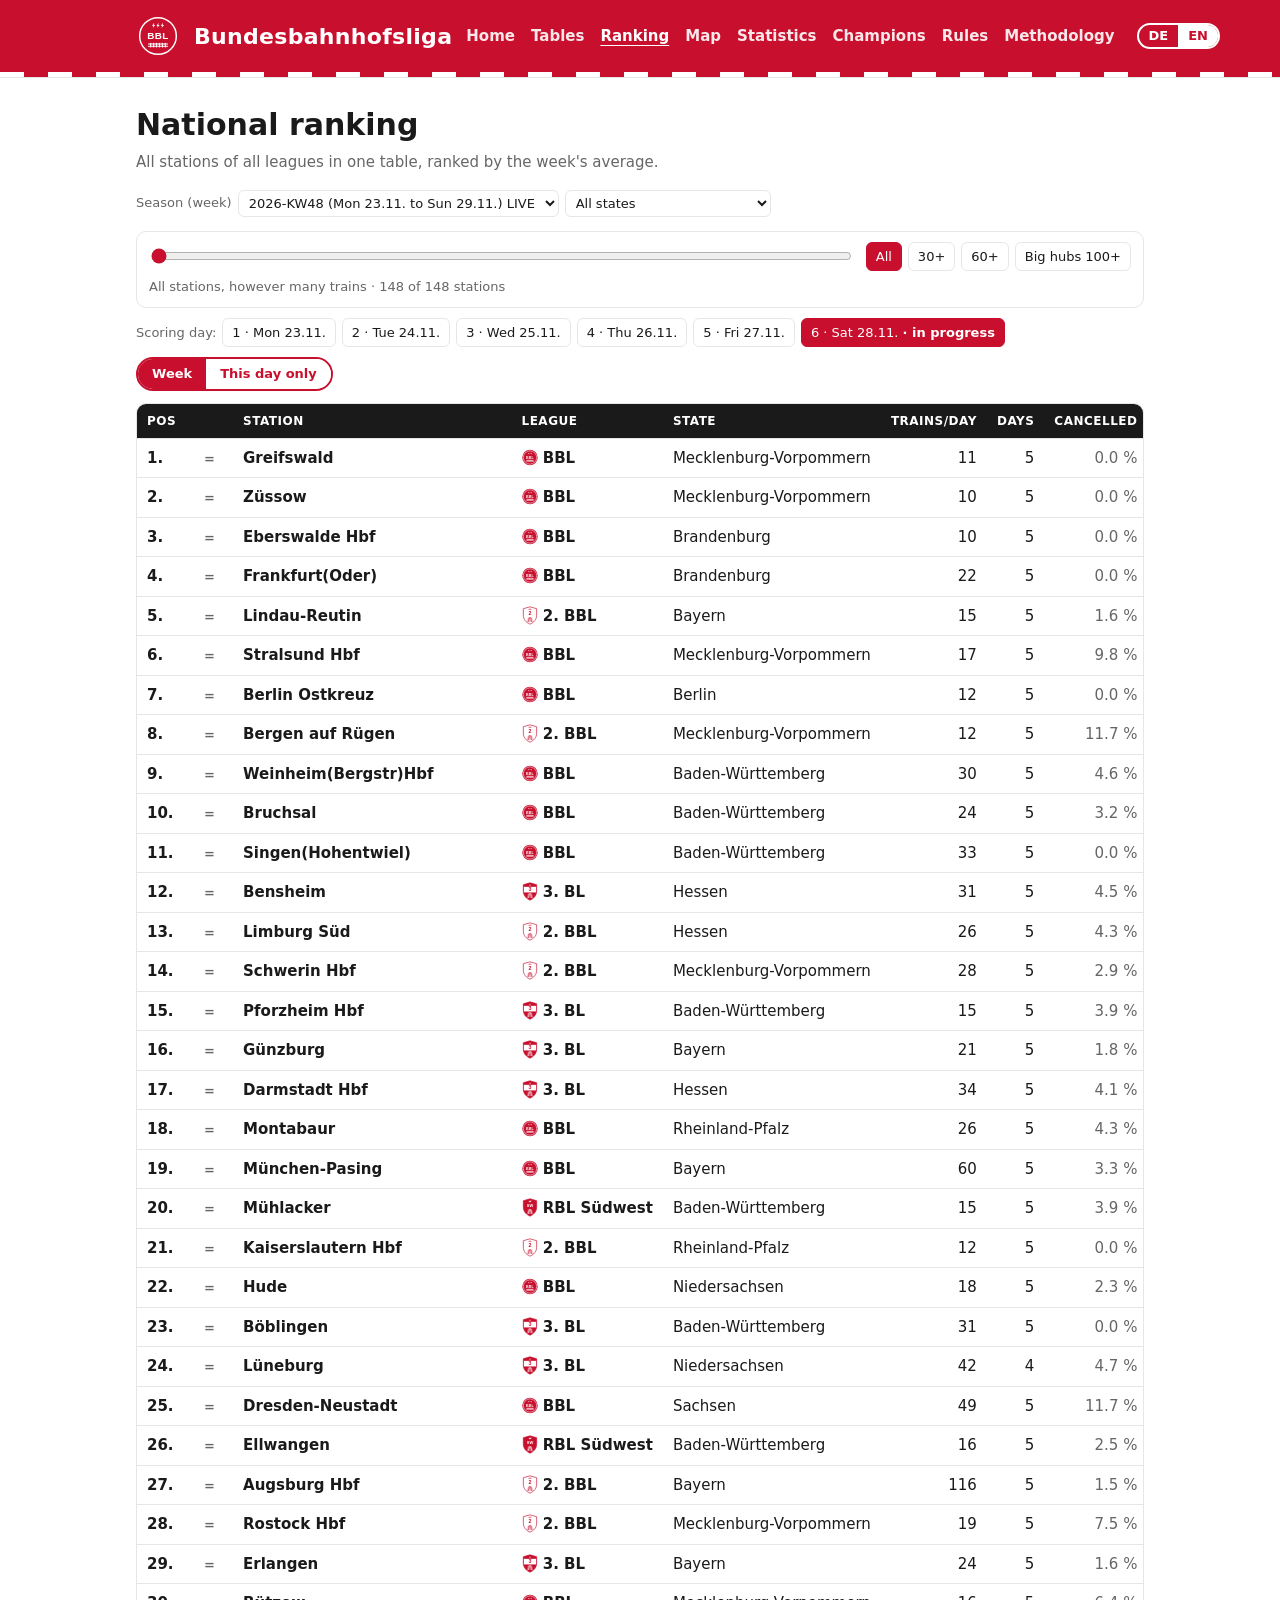
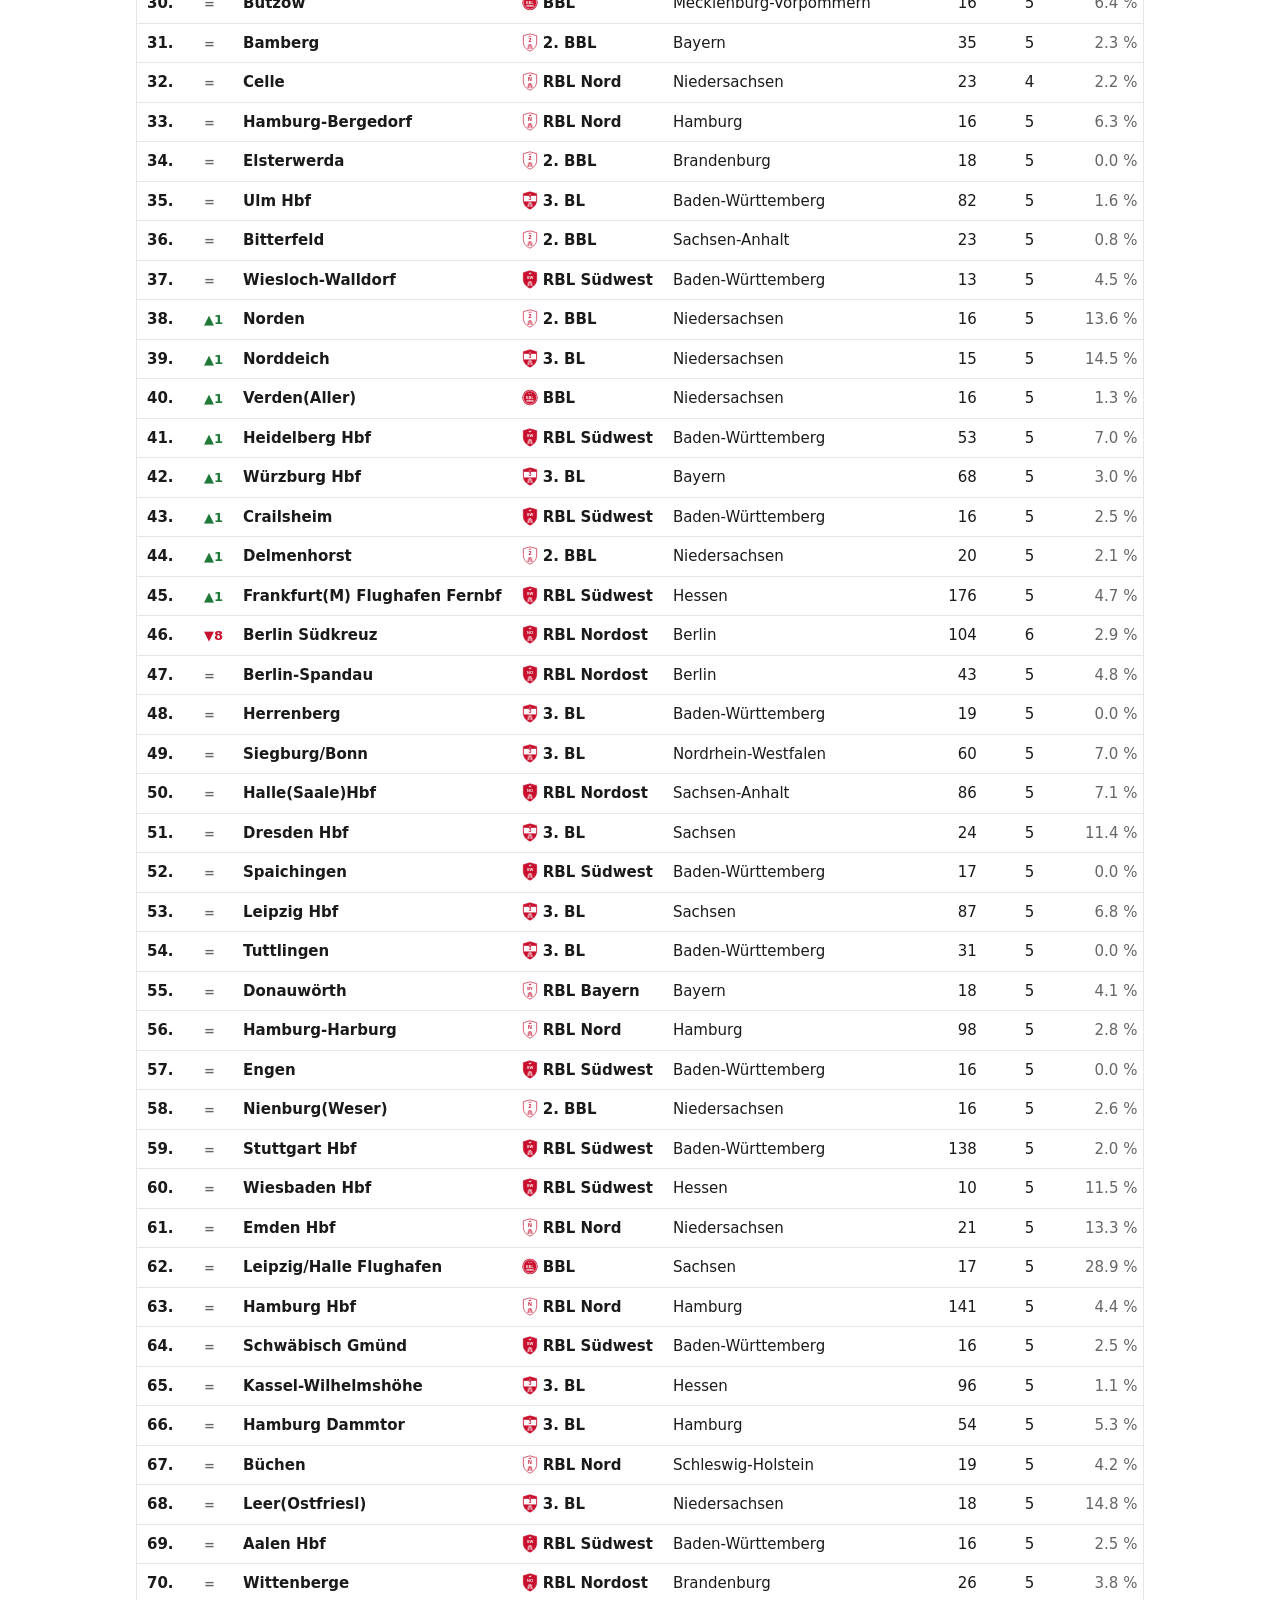
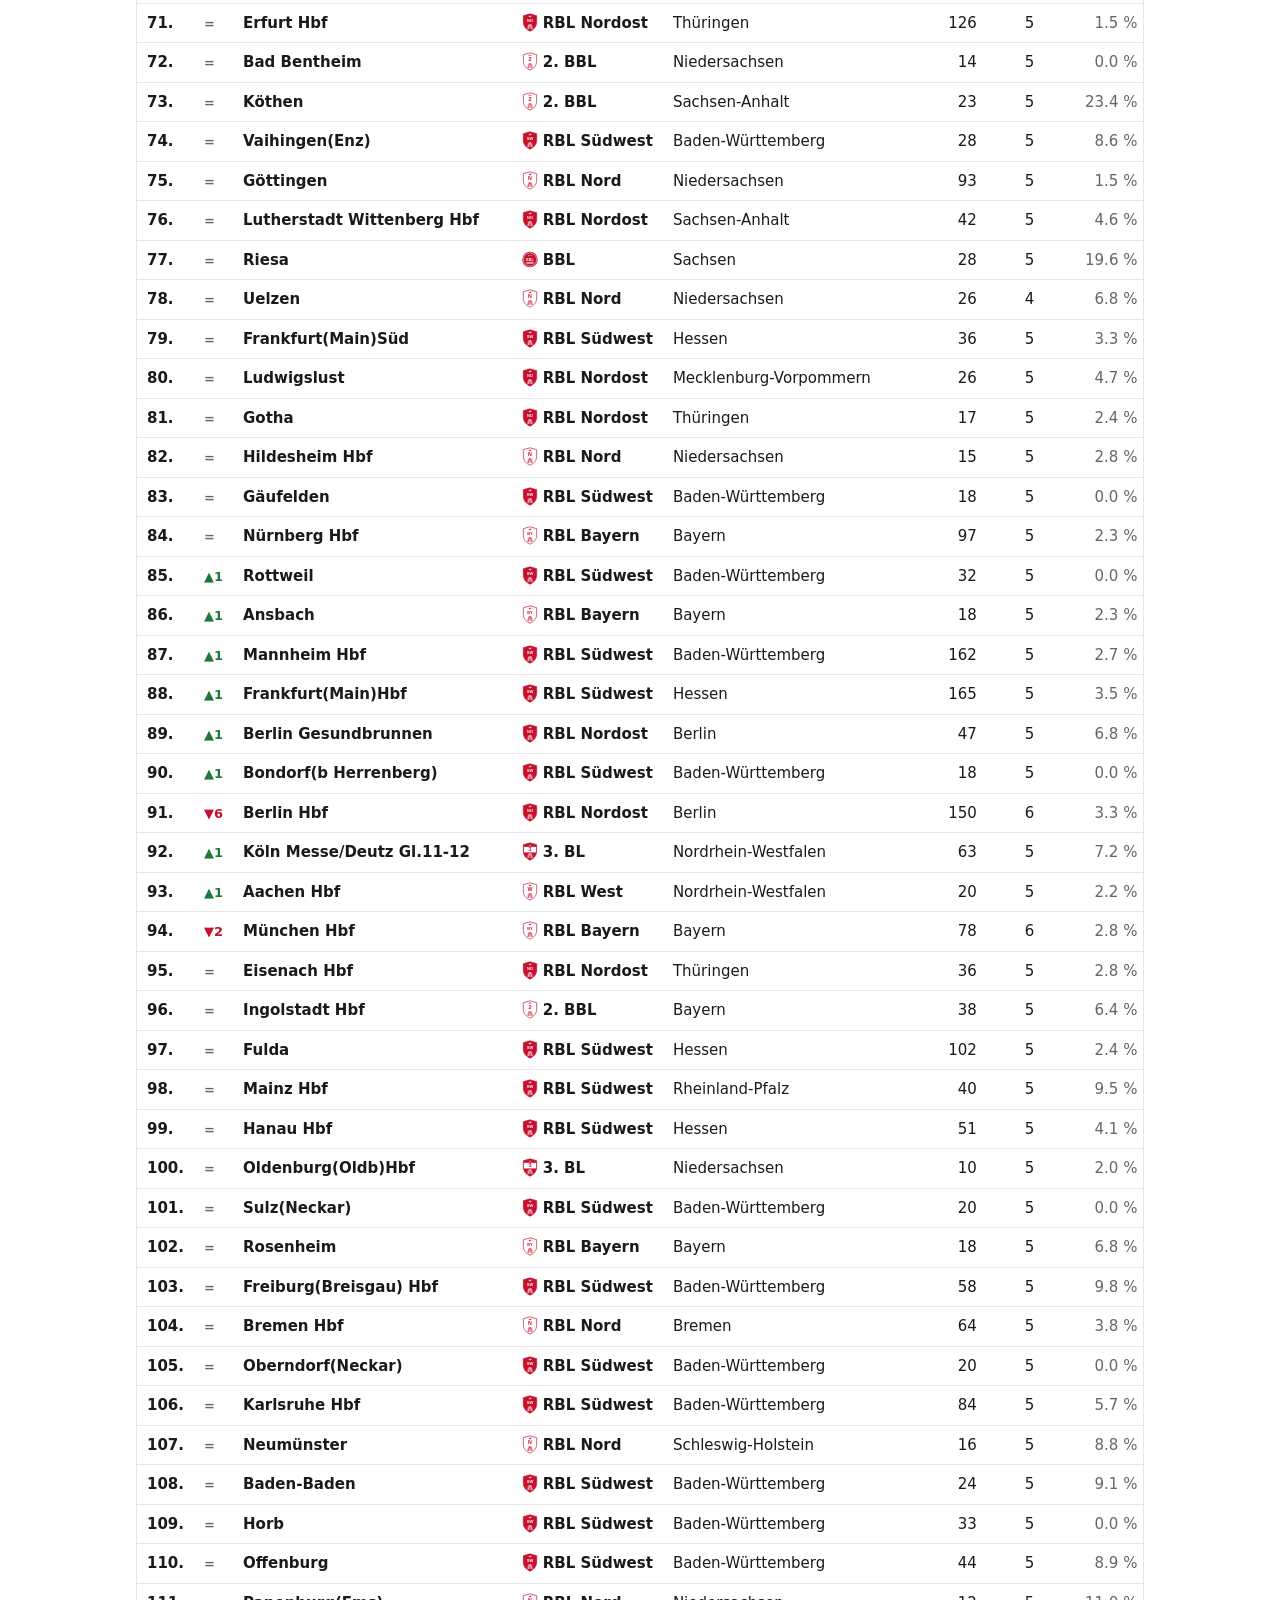
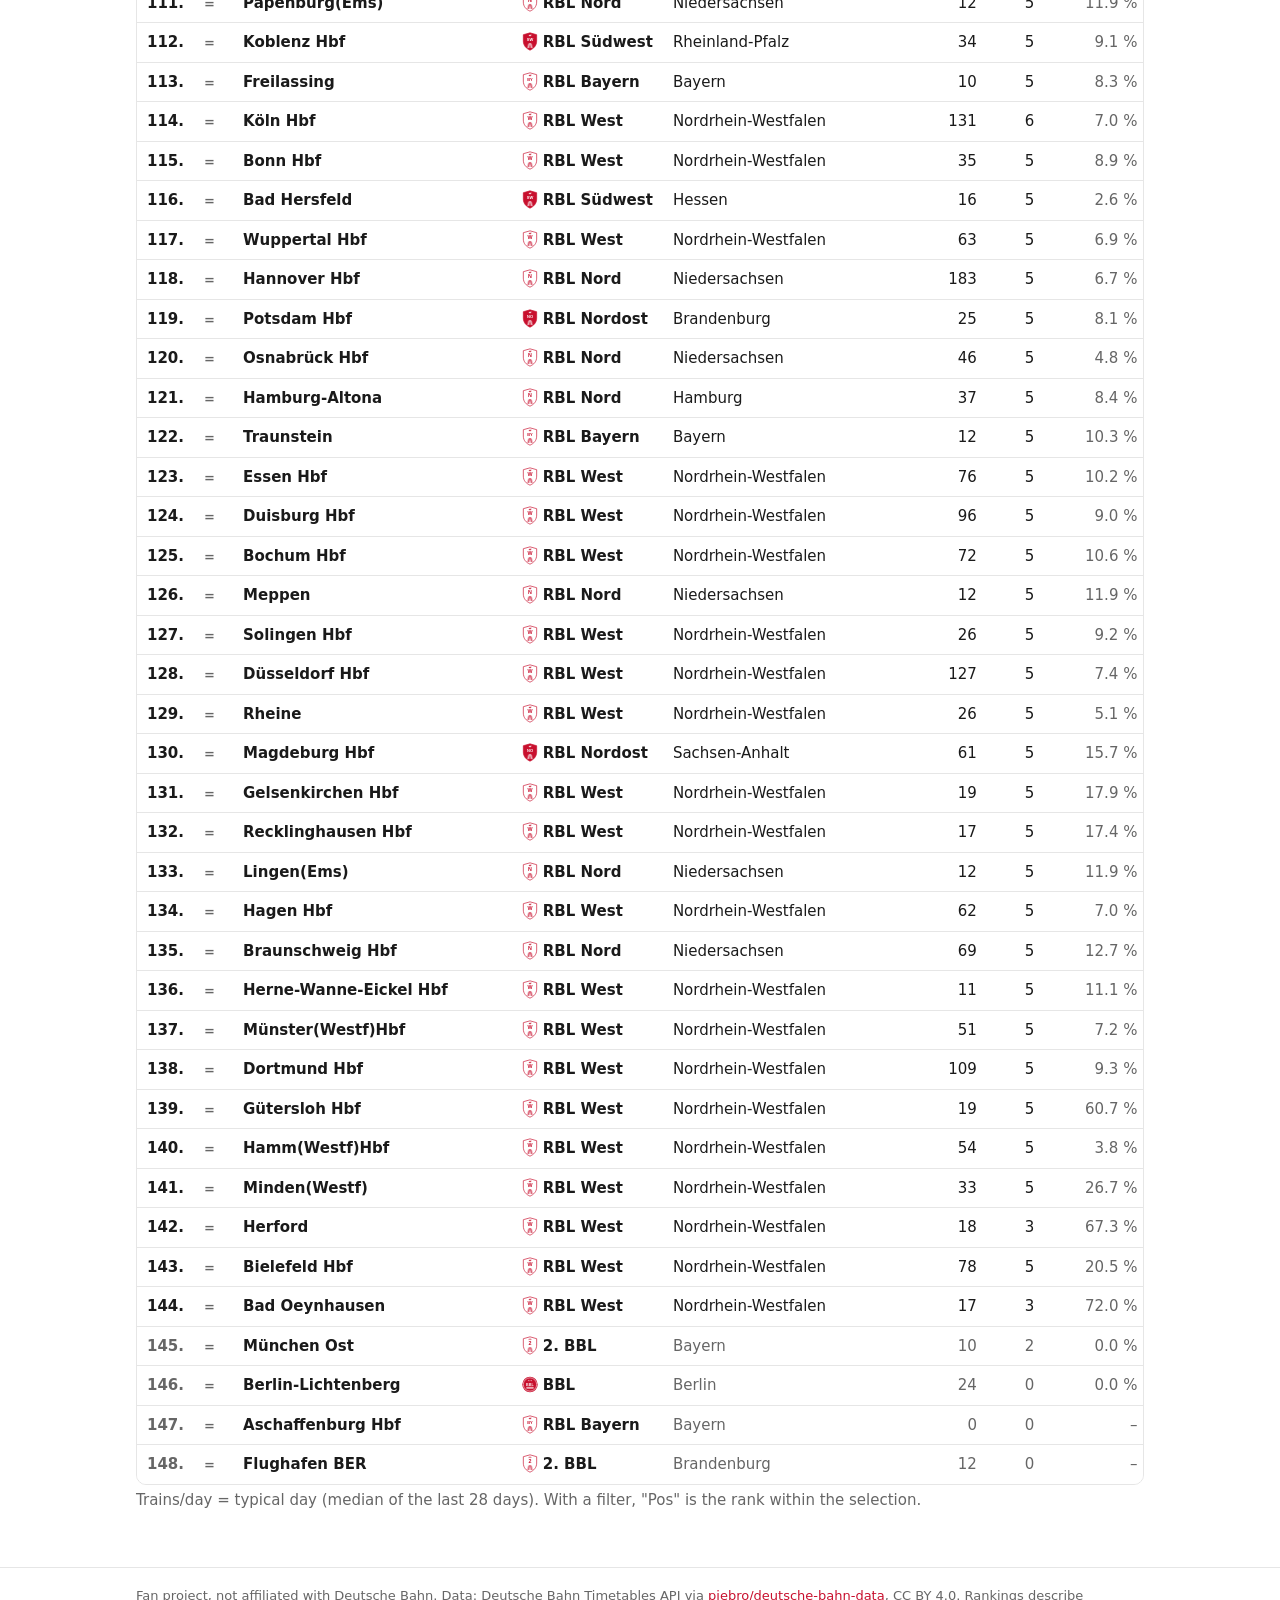
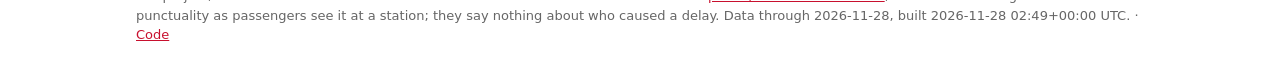
<file: docs/ranking.html>
<!doctype html>
<html lang="de">
<head>
<meta charset="utf-8">
<meta name="viewport" content="width=device-width, initial-scale=1">
<title>Rangliste · Bundesbahnhofsliga</title>
<link rel="icon" href="assets/logos/favicon.svg">
<link rel="stylesheet" href="assets/style.css?v=af3c884c76">
<script>(function(){var l;try{l=new URLSearchParams(location.search).get("lang")||localStorage.getItem("bbl-lang")}catch(e){}
if(l!=="de"&&l!=="en")l=/^de\b/i.test(navigator.language||"")?"de":"en";document.documentElement.dataset.lang=l;document.documentElement.lang=l})();</script>
</head>
<body>
<main class="wrap">
  <h1 id="rk-title" style="margin:4px 0 2px"></h1>
  <p class="sub" id="rk-intro"></p>
  <div class="matchdays" style="margin-top:0">
    <label for="season" id="season-label"></label> <select id="season"></select>
    <select id="state" aria-label="Bundesland"></select>
  </div>
  <div class="freq">
    <div class="freq-row">
      <input type="range" id="freq" min="0" max="180" step="5" value="0" aria-labelledby="freq-label">
      <span class="freq-presets" id="presets"></span>
    </div>
    <div class="sub" id="freq-label"></div>
  </div>
  <div class="matchdays" id="matchdays"></div>
  <div class="view-row" id="view"></div>
  <div id="table"></div>
  <p class="sub" id="freq-note"></p>
</main>
<script src="assets/app.js?v=398156ceba"></script>
<script>
chrome("ranking.html");
$("#rk-title").textContent = T.rk_title;
$("#rk-intro").textContent = T.rk_intro;
$("#season-label").textContent = T.season_label;
const params = new URLSearchParams(location.search);
const state = { meta: null, data: null, md: 0, filter: "", min: Math.max(0, +params.get("min") || 0), view: params.get("view") === "day" ? "day" : "week" };
$("#freq-note").textContent = T.rk_freq_note;

function render() {
  const s = state.data, meta = state.meta;
  $("#matchdays").innerHTML = `${T.matchday}: ` + s.matchdays.map((d, i) =>
    `<button class="${i === state.md ? "on" : ""}" data-i="${i}">${dayButton(d, i, state.meta)}</button>`).join("");
  $("#matchdays").querySelectorAll("button[data-i]").forEach((b) => (b.onclick = () => { state.md = +b.dataset.i; render(); }));
  $("#view").innerHTML = viewToggle(state);
  bindViewToggle($("#view"), state, render);
  revealActive($("#matchdays"));
  const rows = nationalTable(s, state.md);
  const prev = state.md > 0 ? Object.fromEntries(nationalTable(s, state.md - 1).map((r) => [r.eva, r.nrank])) : null;
  const perDay = (e) => meta.stations[e]?.per_day ?? 0;
  const shown = rows.filter((r) => (!state.filter || meta.stations[r.eva]?.state === state.filter) && perDay(r.eva) >= state.min);
  const filtered = shown.length !== rows.length;
  const prevShown = prev ? nationalTable(s, state.md - 1).filter((r) => (!state.filter || meta.stations[r.eva]?.state === state.filter) && perDay(r.eva) >= state.min) : null;
  const prevPos = prevShown ? Object.fromEntries(prevShown.map((r, i) => [r.eva, i + 1])) : null;
  $("#freq-label").textContent = `${T.rk_freq(state.min)} · ${T.rk_count(shown.length, rows.length)}`;
  $("#freq").value = state.min;
  $("#presets").innerHTML = T.rk_presets.map(([lbl, v]) => `<button class="${v === state.min ? "on" : ""}" data-v="${v}">${lbl}</button>`).join("");
  $("#presets").querySelectorAll("button").forEach((b) => (b.onclick = () => setMin(+b.dataset.v)));
  if (state.view === "day") {
    const keep = new Set(shown.map((r) => r.eva));
    const dr = dayRows(rows, state.md > 0 ? nationalTable(s, state.md - 1) : []).filter((r) => keep.has(r.eva));
    $("#table").innerHTML = dayTableHTML(dr, (r) => r.league) + `<p class="sub">${T.day_note(dayLabel(s.matchdays[state.md]))}</p>`;
    return;
  }
  const c = T.rk_cols;
  $("#table").innerHTML = `<div class="tablewrap"><table>
    <thead><tr><th>${c[0]}</th><th></th><th>${c[1]}</th><th><span class="hide-sm">${c[2]}</span></th><th class="hide-md">${c[3]}</th>
      <th class="num hide-sm">${T.rk_per_day}</th>${filtered ? `<th class="num hide-sm">${T.rk_nat}</th>` : ""}
      <th class="num hide-sm">${c[4]}</th><th class="num hide-sm" title="${esc(T.canc_tip)}">${T.col_canc}</th><th class="num">${c[5]}</th></tr></thead><tbody>
    ${shown.map((r, i) => `<tr class="${r.ranked ? "" : "unranked"}">
      <td class="rank">${filtered ? i + 1 : r.nrank}.</td><td>${trendCell(filtered
        ? (prevPos && prevPos[r.eva] ? prevPos[r.eva] - (i + 1) : null)
        : (prev && prev[r.eva] ? prev[r.eva] - r.nrank : null))}</td>
      <td class="st"><a href="${stLink(r.eva)}">${esc(r.station)}</a></td>
      <td class="st"><a class="lg-link" href="tables.html?season=${s.id}&liga=${r.league}&lang=${LANG}" title="${esc(s.leagues[r.league].name)}">
        <img src="${logo(r.league)}" alt="" style="width:16px;height:19px;vertical-align:-4px"> <span class="hide-sm">${esc(s.leagues[r.league].short)}</span></a></td>
      <td class="hide-md">${esc(meta.stations[r.eva]?.state || "")}</td>
      <td class="num hide-sm">${Math.round(perDay(r.eva))}</td>${filtered ? `<td class="num hide-sm" style="color:var(--muted)">${r.nrank}.</td>` : ""}
      <td class="num hide-sm">${r.played}</td><td class="num hide-sm" style="color:var(--muted)">${cancPct(r.canceled || 0, r.arrivals || 0)}</td><td class="num"><b>${num(r.avg, 3)}</b></td></tr>`).join("")}
    </tbody></table></div>`;
}

function setMin(v) {
  state.min = v;
  const p = new URLSearchParams(location.search);
  if (v) p.set("min", v); else p.delete("min");
  history.replaceState(null, "", "?" + p.toString());
  render();
}
$("#freq").addEventListener("input", (e) => setMin(+e.target.value));

async function loadSeason(id) {
  state.data = await getJSON(`data/season/${id}.json`);
  state.md = state.data.matchdays.length - 1;
  render();
}

(async () => {
  const meta = state.meta = await getJSON("data/meta.json");
  stamp(meta);
  const sel = $("#season");
  sel.innerHTML = meta.seasons.slice().reverse().map((s) =>
    `<option value="${s.id}">${s.id} (${dayLabel(s.start)} ${T.to} ${dayLabel(s.end)})${s.complete ? "" : " " + T.live}</option>`).join("");
  sel.value = params.get("season") || meta.latest;
  sel.onchange = () => loadSeason(sel.value);
  const states = [...new Set(Object.values(meta.stations).map((x) => x.state).filter(Boolean))].sort((a, b) => a.localeCompare(b, "de"));
  $("#state").innerHTML = `<option value="">${T.rk_all}</option>` + states.map((x) => `<option>${esc(x)}</option>`).join("");
  $("#state").onchange = (e) => { state.filter = e.target.value; render(); };
  await loadSeason(sel.value);
})().catch((e) => { console.error(e); $("#table").innerHTML = `<p>${T.load_error(esc(e.message))}</p>`; });
</script>
</body>
</html>
</file>
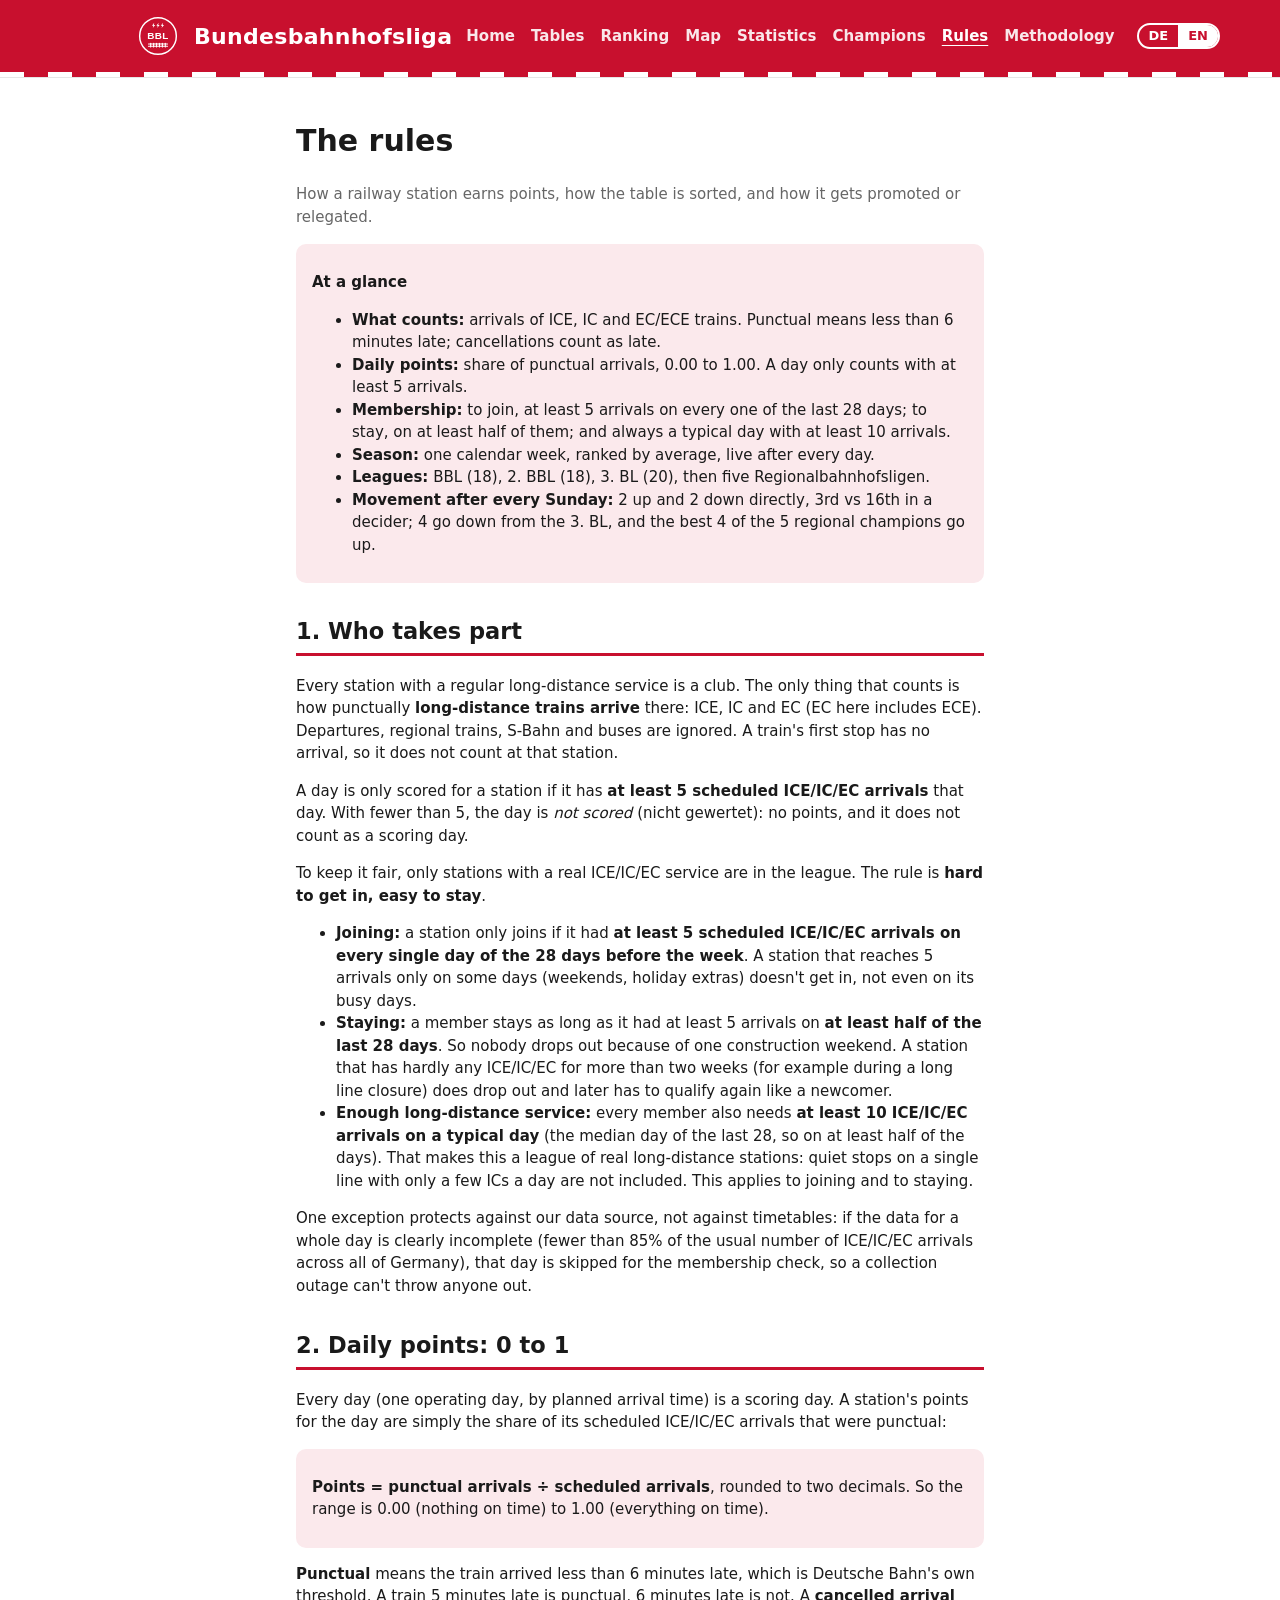
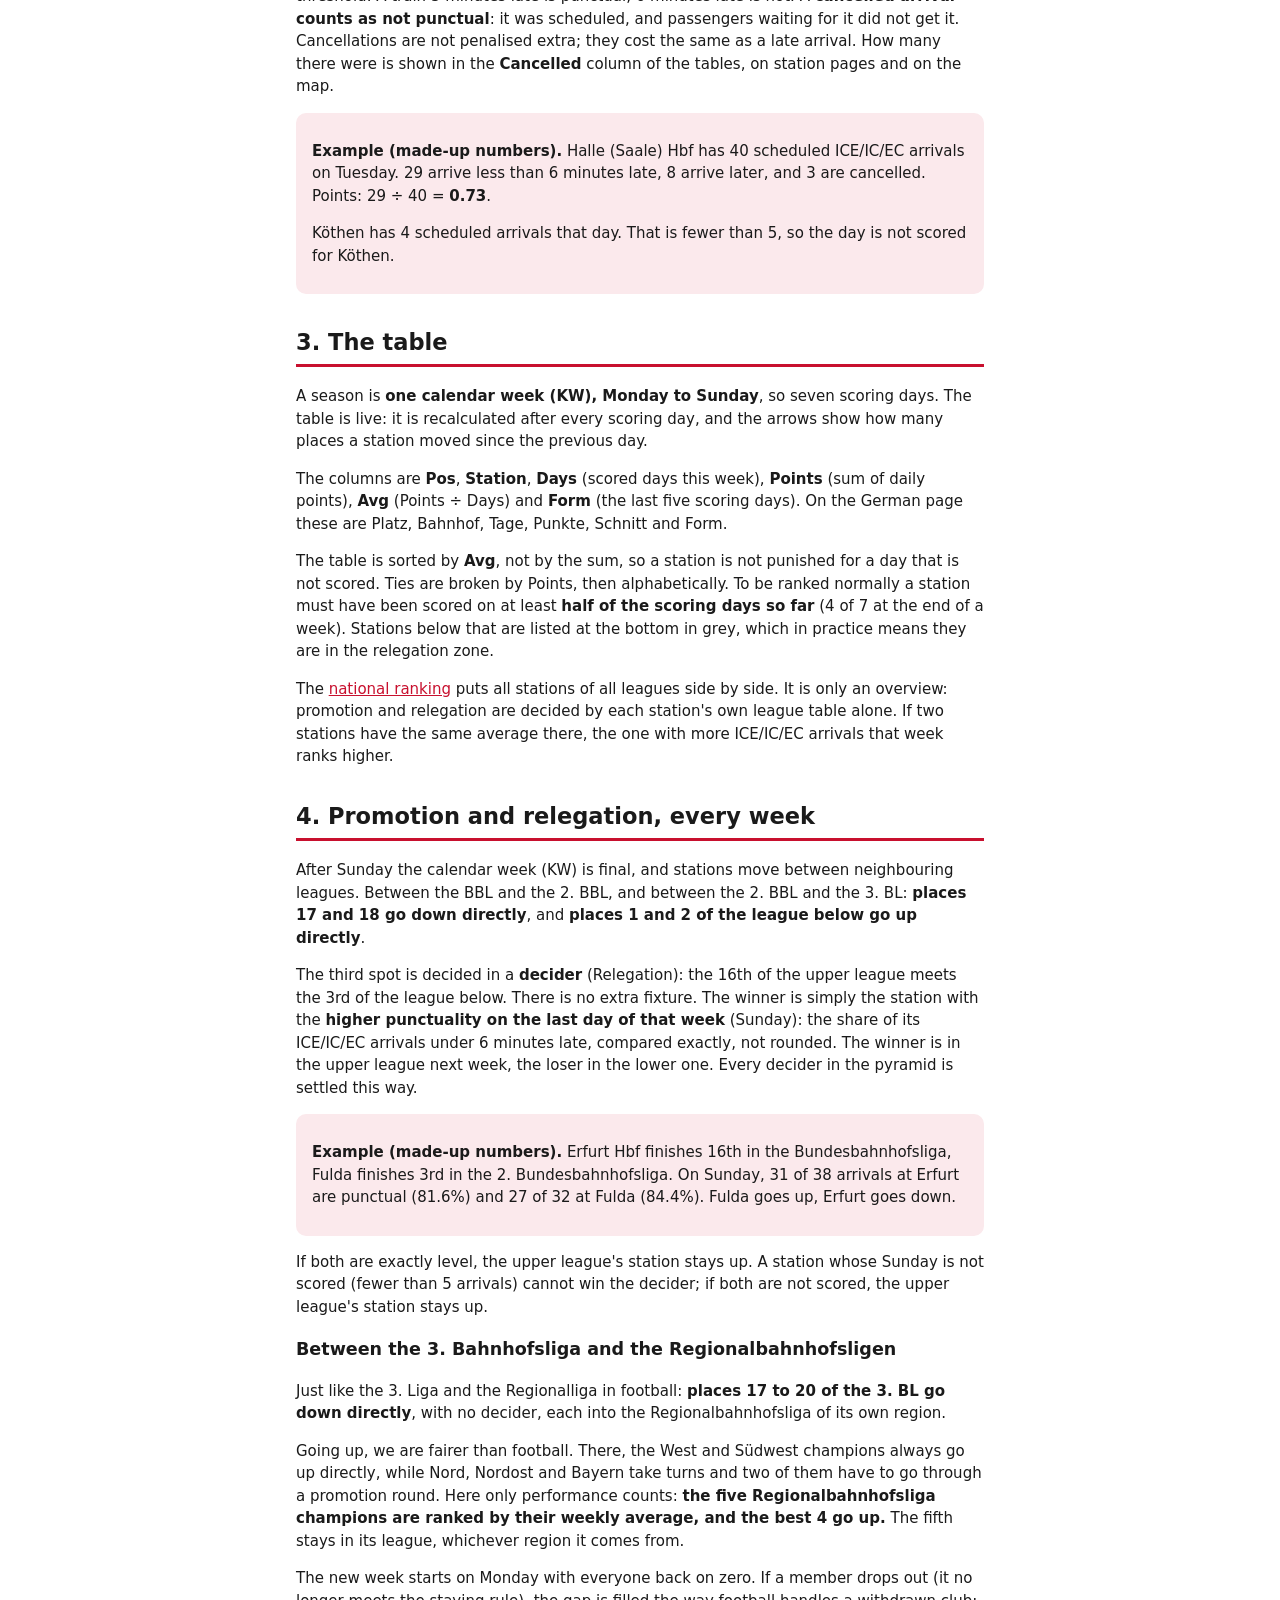
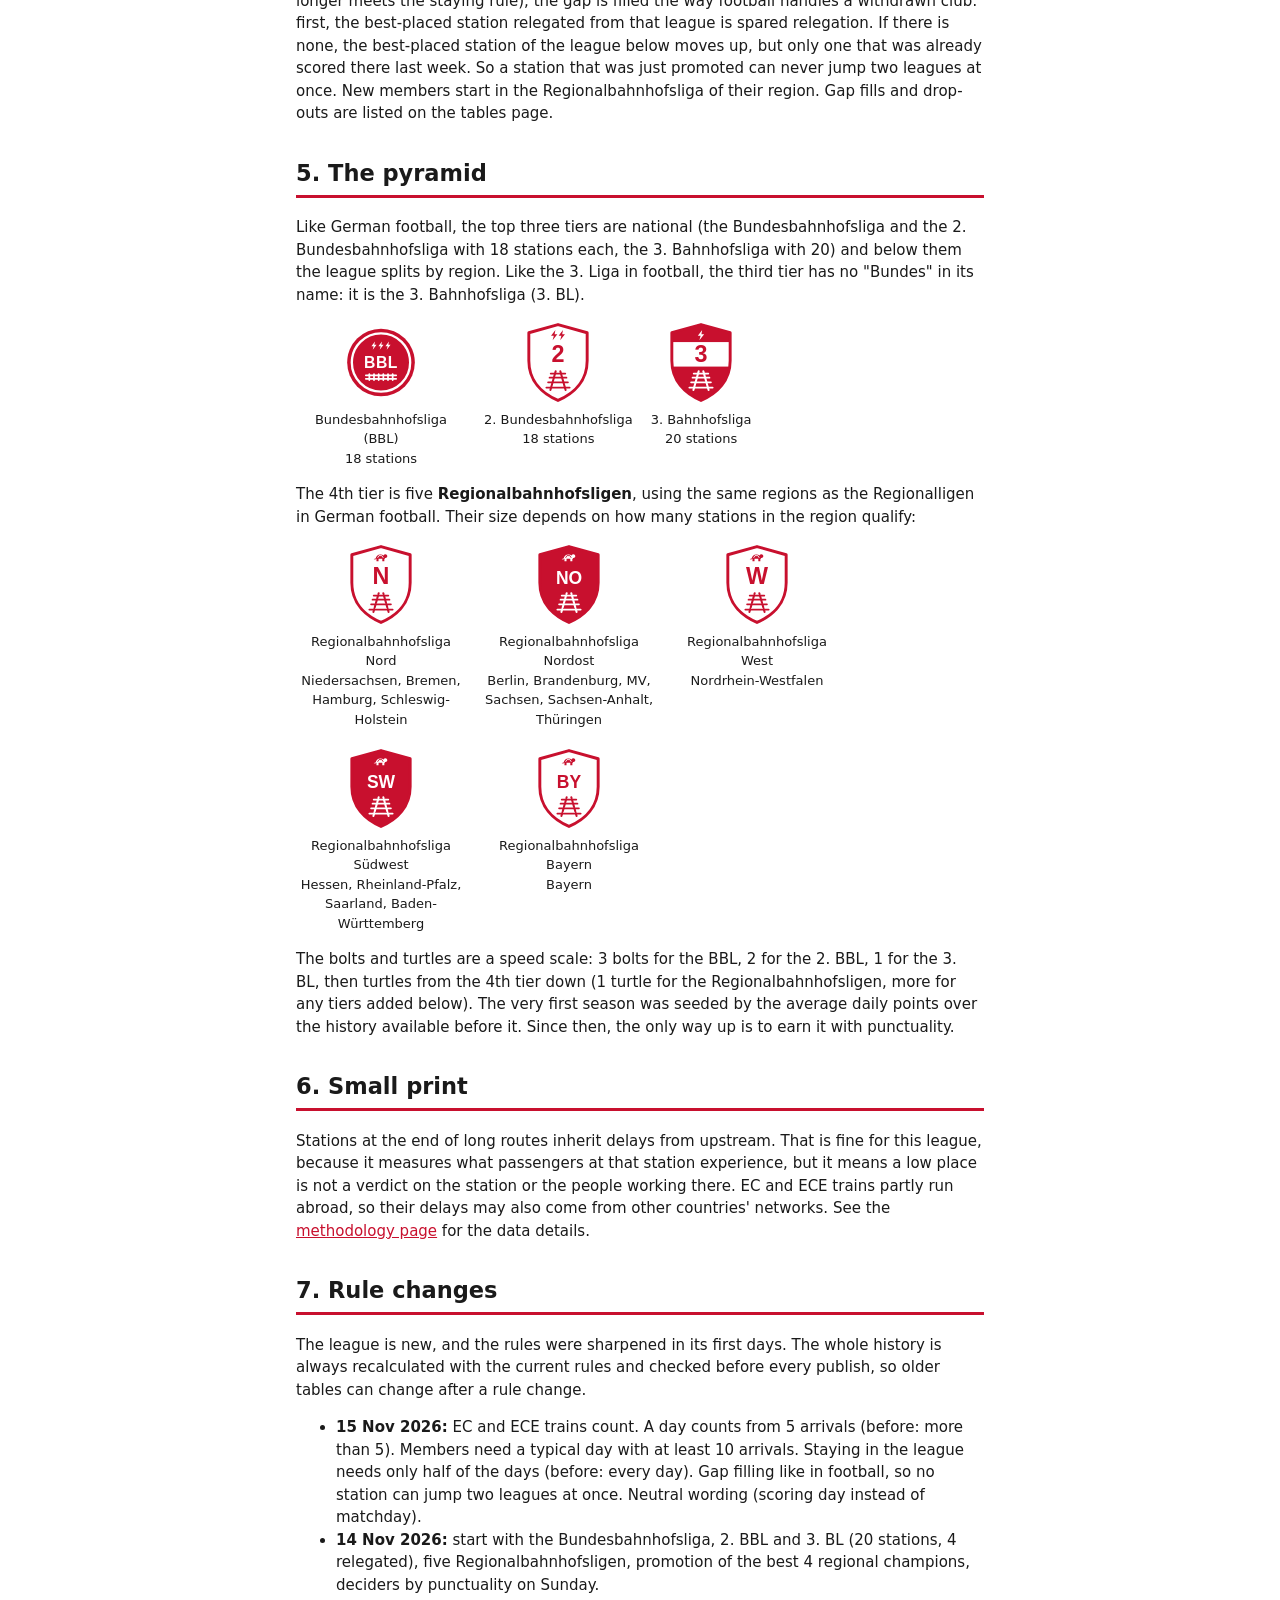
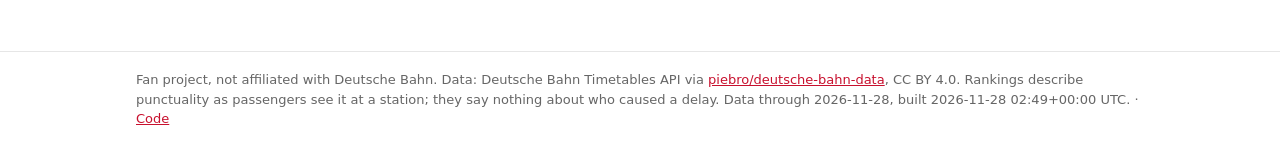
<file: docs/rules.html>
<!doctype html>
<html lang="de">
<head>
<meta charset="utf-8">
<meta name="viewport" content="width=device-width, initial-scale=1">
<title>Regeln · Bundesbahnhofsliga</title>
<link rel="icon" href="assets/logos/favicon.svg">
<link rel="stylesheet" href="assets/style.css?v=af3c884c76">
<script>(function(){var l;try{l=new URLSearchParams(location.search).get("lang")||localStorage.getItem("bbl-lang")}catch(e){}
if(l!=="de"&&l!=="en")l=/^de\b/i.test(navigator.language||"")?"de":"en";document.documentElement.dataset.lang=l;document.documentElement.lang=l})();</script>
</head>
<body>
<main class="wrap prose">
<div class="i18n" lang="de">
<h1>Die Regeln</h1>
<p class="sub">Wie ein Bahnhof Punkte sammelt, wie die Tabelle sortiert wird und wie man auf- oder absteigt.</p>

<div class="example">
<p><b>Auf einen Blick</b></p>
<ul>
<li><b>Gewertet:</b> Ankünfte von ICE, IC und EC/ECE. Pünktlich heißt weniger als 6 Minuten zu spät, Ausfälle zählen als unpünktlich.</li>
<li><b>Tagespunkte:</b> Anteil pünktlicher Ankünfte, 0,00 bis 1,00. Ein Tag zählt nur mit mindestens 5 Ankünften.</li>
<li><b>Mitglied:</b> zur Aufnahme an jedem der letzten 28 Tage mindestens 5 Ankünfte, zum Verbleib an mindestens der Hälfte; dazu
immer ein typischer Tag mit mindestens 10 Ankünften.</li>
<li><b>Saison:</b> eine Kalenderwoche, sortiert nach dem Schnitt, live nach jedem Tag.</li>
<li><b>Ligen:</b> BBL (18), 2. BBL (18), 3. BL (20), darunter fünf Regionalbahnhofsligen.</li>
<li><b>Bewegung nach jedem Sonntag:</b> 2 steigen direkt auf und ab, Platz 3 gegen 16. per Relegation; aus der 3. BL steigen 4 ab,
die besten 4 der 5 Regionalmeister steigen auf.</li>
</ul>
</div>

<h2>1. Wer ist dabei</h2>
<p>Jeder Bahnhof mit regelmäßigem Fernverkehr ist ein Verein. Es zählt nur eines: wie pünktlich <b>Fernzüge dort ankommen: ICE, IC
und EC</b> (EC schließt hier auch ECE ein). Abfahrten, Regionalzüge, S-Bahn und Busse bleiben außen vor. Am ersten Halt eines Zuges gibt es keine Ankunft,
deshalb zählt er dort nicht.</p>
<p>Ein Tag wird für einen Bahnhof nur gewertet, wenn er <b>mindestens 5 planmäßige ICE/IC/EC-Ankünfte</b> hat. Bei weniger
als 5 wird der Tag <i>nicht gewertet</i>: keine Punkte, und er zählt nicht als Wertungstag.</p>
<p>Damit es fair bleibt, sind nur Bahnhöfe mit echtem ICE/IC/EC-Verkehr in der Liga. Dabei gilt: <b>schwer
reinzukommen, leicht drinzubleiben</b>.</p>
<ul>
<li><b>Aufnahme:</b> Ein Bahnhof kommt nur in die Liga, wenn er <b>an jedem einzelnen Tag der 28 Tage vor der Woche mindestens
5 planmäßige ICE/IC/EC-Ankünfte</b> hatte. Wer die 5 Ankünfte nur an manchen Tagen schafft (Wochenende, Ferienzüge),
kommt nicht rein, auch nicht an seinen starken Tagen.</li>
<li><b>Verbleib:</b> Ein Mitglied bleibt, solange es <b>an mindestens der Hälfte der letzten 28 Tage</b> mindestens 5
Ankünfte hatte. So fliegt niemand wegen eines Bauwochenendes raus. Wer dagegen über zwei Wochen kaum noch ICE/IC/EC hat
(etwa bei einer langen Streckensperrung), scheidet aus und muss sich später wie ein Neuling wieder qualifizieren.</li>
<li><b>Genug Fernverkehr:</b> Außerdem braucht jedes Mitglied an einem <b>typischen Tag mindestens 10 ICE/IC/EC-Ankünfte</b>
(der mittlere Tag der letzten 28 Tage, also an mindestens der Hälfte der Tage). Damit ist die Liga eine Liga der echten
Fernverkehrshalte: Ruhige Bahnhöfe an einer einzelnen Strecke mit nur ein paar IC am Tag sind nicht dabei. Das gilt für
die Aufnahme und für den Verbleib.</li>
</ul>
<p>Eine Ausnahme schützt vor Lücken in unserer Datenquelle, nicht vor Fahrplänen: Sind die Daten eines ganzen Tages
offensichtlich unvollständig (weniger als 85 % der üblichen ICE/IC/EC-Ankünfte in ganz Deutschland), wird dieser Tag bei der
Mitgliedschaftsprüfung übersprungen. So fliegt niemand wegen eines Datenausfalls raus.</p>

<h2>2. Tagespunkte: 0 bis 1</h2>
<p>Jeder Tag (ein Betriebstag, nach planmäßiger Ankunftszeit) ist ein Wertungstag. Die Punkte eines Bahnhofs für den Tag sind
einfach der Anteil seiner planmäßigen ICE/IC/EC-Ankünfte, die pünktlich waren:</p>
<div class="example">
<p><b>Punkte = pünktliche Ankünfte ÷ planmäßige Ankünfte</b>, gerundet auf zwei Nachkommastellen. Der Bereich reicht also
von 0,00 (nichts pünktlich) bis 1,00 (alles pünktlich).</p>
</div>
<p><b>Pünktlich</b> heißt: weniger als 6 Minuten Verspätung, die Schwelle der Deutschen Bahn selbst. 5 Minuten zu spät
ist pünktlich, 6 Minuten nicht. Eine <b>ausgefallene Ankunft zählt als unpünktlich</b>: Sie war geplant, und wer auf den
Zug gewartet hat, hat ihn nicht bekommen. Ausfälle werden also nicht extra bestraft, sie kosten so viel wie eine
Verspätung. Wie viele es waren, zeigen die Spalte <b>Ausfälle</b> in den Tabellen, die Bahnhofsseiten und die Karte.</p>
<div class="example">
<p><b>Beispiel (erfundene Zahlen).</b> Halle (Saale) Hbf hat am Dienstag 40 planmäßige ICE/IC/EC-Ankünfte. 29 kommen mit
weniger als 6 Minuten Verspätung an, 8 später, 3 fallen aus. Punkte: 29 ÷ 40 = <b>0,73</b>.</p>
<p>Köthen hat an dem Tag 4 planmäßige Ankünfte. Das sind weniger als 5, also wird der Tag für Köthen nicht gewertet.</p>
</div>

<h2>3. Die Tabelle</h2>
<p>Eine Saison ist <b>eine Kalenderwoche (KW), Montag bis Sonntag</b>, also sieben Wertungstage. Die Tabelle ist live: Sie
wird nach jedem Wertungstag neu berechnet, und die Pfeile zeigen, wie viele Plätze ein Bahnhof seit dem Vortag gutgemacht
oder verloren hat.</p>
<p>Die Spalten sind <b>Platz</b>, <b>Bahnhof</b>, <b>Tage</b> (gewertete Tage dieser Woche), <b>Punkte</b> (Summe
der Tagespunkte), <b>Schnitt</b> (Punkte ÷ Tage) und <b>Form</b> (die letzten fünf Wertungstage).</p>
<p>Sortiert wird nach dem <b>Schnitt</b>, nicht nach der Summe, damit ein nicht gewerteter Tag niemanden bestraft. Bei
Gleichstand entscheiden die Punkte, dann das Alphabet. Um normal gewertet zu werden, muss ein Bahnhof an mindestens <b>der
Hälfte der bisherigen Wertungstage</b> gewertet worden sein (4 von 7 am Ende einer Woche). Wer darunter liegt, steht grau am
Tabellenende, also praktisch in der Abstiegszone.</p>
<p>Die <a href="ranking.html">bundesweite Rangliste</a> stellt alle Bahnhöfe aller Ligen nebeneinander. Sie ist nur eine
Übersicht: Über Auf- und Abstieg entscheidet allein die Tabelle der eigenen Liga. Haben zwei Bahnhöfe dort denselben
Schnitt, steht der Bahnhof mit mehr ICE/IC/EC-Ankünften in dieser Woche vorn.</p>

<h2>4. Auf- und Abstieg, jede Woche</h2>
<p>Nach dem Sonntag ist die Kalenderwoche abgeschlossen, und die Bahnhöfe wechseln zwischen benachbarten Ligen.
Zwischen der BBL und der 2. BBL sowie zwischen der 2. BBL und der 3. BL gilt: <b>die letzten beiden Plätze der oberen Liga
steigen direkt ab</b> (Platz 17 und 18), <b>Platz 1 und 2 der Liga darunter steigen direkt auf</b>.</p>
<p>Der dritte Platz wird in der <b>Relegation</b> entschieden: Der 16. der oberen Liga trifft auf den 3. der Liga darunter
(der 3. der 3. BL tritt also gegen den 16. der 2. BBL an).
Einen Zusatztermin gibt es nicht. Es gewinnt einfach der Bahnhof mit der <b>höheren Pünktlichkeit am letzten Tag der Woche</b>
(Sonntag): dem Anteil seiner ICE/IC/EC-Ankünfte unter 6 Minuten Verspätung, exakt verglichen, nicht gerundet. Der Sieger
ist nächste Woche in der oberen Liga, der Verlierer in der unteren. Jede Relegation in der Pyramide wird so
entschieden.</p>
<div class="example">
<p><b>Beispiel (erfundene Zahlen).</b> Erfurt Hbf wird 16. in der Bundesbahnhofsliga, Fulda wird 3. in der
2. Bundesbahnhofsliga. Am Sonntag sind in Erfurt 31 von 38 Ankünften pünktlich (81,6 %) und in Fulda 27 von 32 (84,4 %).
Fulda steigt auf, Erfurt steigt ab.</p>
</div>
<p>Bei exaktem Gleichstand bleibt der Bahnhof der oberen Liga oben. Ein Bahnhof, dessen Sonntag nicht gewertet wird (weniger
als 5 Ankünfte), kann die Relegation nicht gewinnen; werden beide nicht gewertet, bleibt der Bahnhof der oberen Liga oben.</p>
<h3>Zwischen der 3. Bahnhofsliga und den Regionalbahnhofsligen</h3>
<p>Wie zwischen 3. Liga und Regionalliga im Fußball: <b>Platz 17 bis 20 der 3. BL steigen direkt ab</b>, ohne
Relegation, jeweils in die Regionalbahnhofsliga ihrer eigenen Region.</p>
<p>Beim Aufstieg sind wir fairer als der Fußball: Dort steigen die Meister aus West und Südwest immer direkt auf, während
Nord, Nordost und Bayern sich abwechseln und zwei von ihnen in eine Aufstiegsrunde müssen. Bei uns zählt nur die Leistung:
<b>Die fünf Regionalbahnhofsliga-Meister werden nach ihrem Wochenschnitt sortiert, die besten 4 steigen auf.</b> Der
fünfte bleibt in seiner Liga, egal aus welcher Region er kommt.</p>
<p>Die neue Woche beginnt am Montag, alle wieder bei null. Fällt ein Mitglied heraus (es erfüllt die Verbleib-Regel
nicht mehr), wird die Lücke wie im Fußball bei einem Rückzug gefüllt: Zuerst wird dem bestplatzierten Absteiger dieser
Liga der Abstieg erlassen. Gibt es keinen, rückt der Bestplatzierte der Liga darunter nach, aber nur ein Bahnhof, der
schon letzte Woche dort gewertet wurde. Wer gerade erst aufgestiegen ist, kann also nie zwei Ligen auf einmal springen.
Neue Mitglieder starten in der Regionalbahnhofsliga ihrer Region. Nachrücker und ausgeschiedene Bahnhöfe stehen auf der
Tabellenseite.</p>

<h2>5. Die Pyramide</h2>
<p>Wie im deutschen Fußball sind die obersten drei Ligen bundesweit (die Bundesbahnhofsliga und die 2. Bundesbahnhofsliga
mit je 18 Bahnhöfen, die 3. Bahnhofsliga mit 20), darunter teilt sich die Liga nach Regionen. Wie die 3. Liga im Fußball trägt auch die dritte Ebene kein "Bundes" im Namen: Sie heißt 3. Bahnhofsliga (3. BL).</p>
<div class="crests">
  <figure><img src="assets/logos/liga-1.svg" alt=""><figcaption>Bundesbahnhofsliga (BBL)<br>18 Bahnhöfe</figcaption></figure>
  <figure><img src="assets/logos/liga-2.svg" alt=""><figcaption>2. Bundesbahnhofsliga<br>18 Bahnhöfe</figcaption></figure>
  <figure><img src="assets/logos/liga-3.svg" alt=""><figcaption>3. Bahnhofsliga<br>20 Bahnhöfe</figcaption></figure>
</div>
<p>Die 4. Ebene sind fünf <b>Regionalbahnhofsligen</b>, mit denselben Regionen wie die Regionalligen im Fußball. Wie groß sie sind,
hängt davon ab, wie viele Bahnhöfe der Region sich qualifizieren:</p>
<div class="crests">
  <figure><img src="assets/logos/liga-RL-N.svg" alt=""><figcaption>Regionalbahnhofsliga Nord<br>Niedersachsen, Bremen,<br>Hamburg, Schleswig-Holstein</figcaption></figure>
  <figure><img src="assets/logos/liga-RL-NO.svg" alt=""><figcaption>Regionalbahnhofsliga Nordost<br>Berlin, Brandenburg, MV,<br>Sachsen, Sachsen-Anhalt, Thüringen</figcaption></figure>
  <figure><img src="assets/logos/liga-RL-W.svg" alt=""><figcaption>Regionalbahnhofsliga West<br>Nordrhein-Westfalen</figcaption></figure>
  <figure><img src="assets/logos/liga-RL-SW.svg" alt=""><figcaption>Regionalbahnhofsliga Südwest<br>Hessen, Rheinland-Pfalz,<br>Saarland, Baden-Württemberg</figcaption></figure>
  <figure><img src="assets/logos/liga-RL-BY.svg" alt=""><figcaption>Regionalbahnhofsliga Bayern<br>Bayern</figcaption></figure>
</div>
<p>Blitze und Schildkröten sind eine Tempo-Skala: 3 Blitze für die BBL, 2 für die 2. BBL, 1 für die 3. BL, danach
Schildkröten ab der 4. Ebene (1 Schildkröte für die Regionalbahnhofsligen, mehr für Ligen, die später darunter dazukommen).
Die allererste Saison wurde nach den durchschnittlichen Tagespunkten der verfügbaren Vorgeschichte gesetzt. Seitdem gilt:
Nach oben kommt nur, wer sich durch Pünktlichkeit hocharbeitet.</p>

<h2>6. Kleingedrucktes</h2>
<p>Bahnhöfe am Ende langer Strecken erben Verspätungen von weiter vorne. Für diese Liga ist das in Ordnung, denn sie misst,
was Fahrgäste an diesem Bahnhof erleben. Ein schlechter Platz ist aber kein Urteil über den Bahnhof oder die Menschen, die
dort arbeiten. EC- und ECE-Züge fahren teilweise durchs Ausland; ihre Verspätungen können also auch von dort
mitgebracht sein. Details zu den Daten stehen auf der <a href="about.html">Methodik-Seite</a>.</p>

<h2>7. Regeländerungen</h2>
<p>Die Liga ist neu, die Regeln wurden in den ersten Tagen geschärft. Die gesamte Historie wird immer mit den aktuellen
Regeln neu berechnet und vor jeder Veröffentlichung geprüft; ältere Tabellen können sich durch eine Regeländerung also
nachträglich ändern.</p>
<ul>
<li><b>15.11.2026:</b> EC- und ECE-Züge zählen mit. Ein Tag zählt ab 5 Ankünften (vorher: mehr als 5). Mitglieder brauchen einen
typischen Tag mit mindestens 10 Ankünften. Verbleib in der Liga schon an der Hälfte der Tage (vorher: jeden Tag). Nachrücker-Regel
wie im Fußball, kein Bahnhof kann zwei Ligen auf einmal springen. Begriffe neutral formuliert (Wertungstag statt Spieltag).</li>
<li><b>14.11.2026:</b> Start mit Bundesbahnhofsliga, 2. BBL und 3. BL (20 Bahnhöfe, 4 Absteiger), fünf Regionalbahnhofsligen,
Aufstieg der besten 4 Regionalmeister, Relegation nach Pünktlichkeit am Sonntag.</li>
</ul>
</div>
<div class="i18n" lang="en">
<h1>The rules</h1>
<p class="sub">How a railway station earns points, how the table is sorted, and how it gets promoted or relegated.</p>

<div class="example">
<p><b>At a glance</b></p>
<ul>
<li><b>What counts:</b> arrivals of ICE, IC and EC/ECE trains. Punctual means less than 6 minutes late; cancellations count as late.</li>
<li><b>Daily points:</b> share of punctual arrivals, 0.00 to 1.00. A day only counts with at least 5 arrivals.</li>
<li><b>Membership:</b> to join, at least 5 arrivals on every one of the last 28 days; to stay, on at least half of them; and
always a typical day with at least 10 arrivals.</li>
<li><b>Season:</b> one calendar week, ranked by average, live after every day.</li>
<li><b>Leagues:</b> BBL (18), 2. BBL (18), 3. BL (20), then five Regionalbahnhofsligen.</li>
<li><b>Movement after every Sunday:</b> 2 up and 2 down directly, 3rd vs 16th in a decider; 4 go down from the 3. BL, and the
best 4 of the 5 regional champions go up.</li>
</ul>
</div>

<h2>1. Who takes part</h2>
<p>Every station with a regular long-distance service is a club. The only thing that counts is how punctually <b>long-distance trains arrive</b> there:
ICE, IC and EC (EC here includes ECE). Departures, regional trains, S-Bahn and buses are ignored. A train's first stop has no arrival, so it does not
count at that station.</p>
<p>A day is only scored for a station if it has <b>at least 5 scheduled ICE/IC/EC arrivals</b> that day. With fewer than 5,
the day is <i>not scored</i> (nicht gewertet): no points, and it does not count as a scoring day.</p>
<p>To keep it fair, only stations with a real ICE/IC/EC service are in the league. The rule is <b>hard to get in, easy
to stay</b>.</p>
<ul>
<li><b>Joining:</b> a station only joins if it had <b>at least 5 scheduled ICE/IC/EC arrivals on every single day of the 28
days before the week</b>. A station that reaches 5 arrivals only on some days (weekends, holiday extras) doesn't get in,
not even on its busy days.</li>
<li><b>Staying:</b> a member stays as long as it had at least 5 arrivals on <b>at least half of the last 28 days</b>.
So nobody drops out because of one construction weekend. A station that has hardly any ICE/IC/EC for more than two weeks
(for example during a long line closure) does drop out and later has to qualify again like a newcomer.</li>
<li><b>Enough long-distance service:</b> every member also needs <b>at least 10 ICE/IC/EC arrivals on a typical day</b>
(the median day of the last 28, so on at least half of the days). That makes this a league of real long-distance
stations: quiet stops on a single line with only a few ICs a day are not included. This applies to joining and to
staying.</li>
</ul>
<p>One exception protects against our data source, not against timetables: if the data for a whole day is clearly
incomplete (fewer than 85% of the usual number of ICE/IC/EC arrivals across all of Germany), that day is skipped for the
membership check, so a collection outage can't throw anyone out.</p>

<h2>2. Daily points: 0 to 1</h2>
<p>Every day (one operating day, by planned arrival time) is a scoring day. A station's points for the day are simply the
share of its scheduled ICE/IC/EC arrivals that were punctual:</p>
<div class="example">
<p><b>Points = punctual arrivals ÷ scheduled arrivals</b>, rounded to two decimals. So the range is 0.00 (nothing on time) to
1.00 (everything on time).</p>
</div>
<p><b>Punctual</b> means the train arrived less than 6 minutes late, which is Deutsche Bahn's own threshold. A train 5
minutes late is punctual, 6 minutes late is not. A <b>cancelled arrival counts as not punctual</b>: it was scheduled,
and passengers waiting for it did not get it. Cancellations are not penalised extra; they cost the same as a late
arrival. How many there were is shown in the <b>Cancelled</b> column of the tables, on station pages and on the map.</p>
<div class="example">
<p><b>Example (made-up numbers).</b> Halle (Saale) Hbf has 40 scheduled ICE/IC/EC arrivals on Tuesday. 29 arrive less than 6 minutes late,
8 arrive later, and 3 are cancelled. Points: 29 ÷ 40 = <b>0.73</b>.</p>
<p>Köthen has 4 scheduled arrivals that day. That is fewer than 5, so the day is not scored for Köthen.</p>
</div>

<h2>3. The table</h2>
<p>A season is <b>one calendar week (KW), Monday to Sunday</b>, so seven scoring days. The table is live: it is recalculated after every
scoring day, and the arrows show how many places a station moved since the previous day.</p>
<p>The columns are <b>Pos</b>, <b>Station</b>, <b>Days</b> (scored days this week), <b>Points</b> (sum of daily
points), <b>Avg</b> (Points ÷ Days) and <b>Form</b> (the last five scoring days). On the German page these are Platz,
Bahnhof, Tage, Punkte, Schnitt and Form.</p>
<p>The table is sorted by <b>Avg</b>, not by the sum, so a station is not punished for a day that is not scored. Ties are
broken by Points, then alphabetically. To be ranked normally a station must have been scored on at least <b>half of the
scoring days so far</b> (4 of 7 at the end of a week). Stations below that are listed at the bottom in grey, which in
practice means they are in the relegation zone.</p>
<p>The <a href="ranking.html">national ranking</a> puts all stations of all leagues side by side. It is only an overview:
promotion and relegation are decided by each station's own league table alone. If two stations have the same average
there, the one with more ICE/IC/EC arrivals that week ranks higher.</p>

<h2>4. Promotion and relegation, every week</h2>
<p>After Sunday the calendar week (KW) is final, and stations move between neighbouring leagues. Between the BBL and the 2. BBL, and between the 2. BBL and the 3. BL:
<b>places 17 and 18 go down directly</b>, and <b>places 1 and 2 of the league below go up directly</b>.</p>
<p>The third spot is decided in a <b>decider</b> (Relegation): the 16th of the upper league meets the 3rd of the league below.
There is no extra fixture. The winner is simply the station with the <b>higher punctuality on the last day of that week</b>
(Sunday): the share of its ICE/IC/EC arrivals under 6 minutes late, compared exactly, not rounded. The winner is in the
upper league next week, the loser in the lower one. Every decider in the pyramid is settled this way.</p>
<div class="example">
<p><b>Example (made-up numbers).</b> Erfurt Hbf finishes 16th in the Bundesbahnhofsliga, Fulda finishes 3rd in the 2. Bundesbahnhofsliga.
On Sunday, 31 of 38 arrivals at Erfurt are punctual (81.6%) and 27 of 32 at Fulda (84.4%). Fulda goes up, Erfurt goes down.</p>
</div>
<p>If both are exactly level, the upper league's station stays up. A station whose Sunday is not scored (fewer than 5
arrivals) cannot win the decider; if both are not scored, the upper league's station stays up.</p>
<h3>Between the 3. Bahnhofsliga and the Regionalbahnhofsligen</h3>
<p>Just like the 3. Liga and the Regionalliga in football: <b>places 17 to 20 of the 3. BL go down directly</b>, with
no decider, each into the Regionalbahnhofsliga of its own region.</p>
<p>Going up, we are fairer than football. There, the West and Südwest champions always go up directly, while Nord,
Nordost and Bayern take turns and two of them have to go through a promotion round. Here only performance counts:
<b>the five Regionalbahnhofsliga champions are ranked by their weekly average, and the best 4 go up.</b> The fifth stays
in its league, whichever region it comes from.</p>
<p>The new week starts on Monday with everyone back on zero. If a member drops out (it no longer meets the staying
rule), the gap is filled the way football handles a withdrawn club: first, the best-placed station relegated from that
league is spared relegation. If there is none, the best-placed station of the league below moves up, but only one that
was already scored there last week. So a station that was just promoted can never jump two leagues at once. New members
start in the Regionalbahnhofsliga of their region. Gap fills and drop-outs are listed on the tables page.</p>

<h2>5. The pyramid</h2>
<p>Like German football, the top three tiers are national (the Bundesbahnhofsliga and the 2. Bundesbahnhofsliga with 18
stations each, the 3. Bahnhofsliga with 20) and below them the league splits by region. Like the 3. Liga in football, the third tier has no "Bundes" in its name: it is the 3. Bahnhofsliga (3. BL).</p>
<div class="crests">
  <figure><img src="assets/logos/liga-1.svg" alt=""><figcaption>Bundesbahnhofsliga (BBL)<br>18 stations</figcaption></figure>
  <figure><img src="assets/logos/liga-2.svg" alt=""><figcaption>2. Bundesbahnhofsliga<br>18 stations</figcaption></figure>
  <figure><img src="assets/logos/liga-3.svg" alt=""><figcaption>3. Bahnhofsliga<br>20 stations</figcaption></figure>
</div>
<p>The 4th tier is five <b>Regionalbahnhofsligen</b>, using the same regions as the Regionalligen in German football. Their size depends on
how many stations in the region qualify:</p>
<div class="crests">
  <figure><img src="assets/logos/liga-RL-N.svg" alt=""><figcaption>Regionalbahnhofsliga Nord<br>Niedersachsen, Bremen,<br>Hamburg, Schleswig-Holstein</figcaption></figure>
  <figure><img src="assets/logos/liga-RL-NO.svg" alt=""><figcaption>Regionalbahnhofsliga Nordost<br>Berlin, Brandenburg, MV,<br>Sachsen, Sachsen-Anhalt, Thüringen</figcaption></figure>
  <figure><img src="assets/logos/liga-RL-W.svg" alt=""><figcaption>Regionalbahnhofsliga West<br>Nordrhein-Westfalen</figcaption></figure>
  <figure><img src="assets/logos/liga-RL-SW.svg" alt=""><figcaption>Regionalbahnhofsliga Südwest<br>Hessen, Rheinland-Pfalz,<br>Saarland, Baden-Württemberg</figcaption></figure>
  <figure><img src="assets/logos/liga-RL-BY.svg" alt=""><figcaption>Regionalbahnhofsliga Bayern<br>Bayern</figcaption></figure>
</div>
<p>The bolts and turtles are a speed scale: 3 bolts for the BBL, 2 for the 2. BBL, 1 for the 3. BL, then turtles
from the 4th tier down (1 turtle for the Regionalbahnhofsligen, more for any tiers added below). The very first season was seeded by the average daily points over the history available before it.
Since then, the only way up is to earn it with punctuality.</p>

<h2>6. Small print</h2>
<p>Stations at the end of long routes inherit delays from upstream. That is fine for this league, because it measures what
passengers at that station experience, but it means a low place is not a verdict on the station or the people working there. EC and ECE trains partly run abroad, so their delays may also come from other countries' networks. See the <a href="about.html">methodology page</a> for the data details.</p>

<h2>7. Rule changes</h2>
<p>The league is new, and the rules were sharpened in its first days. The whole history is always recalculated with the
current rules and checked before every publish, so older tables can change after a rule change.</p>
<ul>
<li><b>15 Nov 2026:</b> EC and ECE trains count. A day counts from 5 arrivals (before: more than 5). Members need a typical
day with at least 10 arrivals. Staying in the league needs only half of the days (before: every day). Gap filling like
in football, so no station can jump two leagues at once. Neutral wording (scoring day instead of matchday).</li>
<li><b>14 Nov 2026:</b> start with the Bundesbahnhofsliga, 2. BBL and 3. BL (20 stations, 4 relegated), five
Regionalbahnhofsligen, promotion of the best 4 regional champions, deciders by punctuality on Sunday.</li>
</ul>
</div>
</main>
<script src="assets/app.js?v=398156ceba"></script>
<script>chrome("rules.html"); getJSON("data/meta.json").then(stamp).catch(() => {});</script>
</body>
</html>
</file>
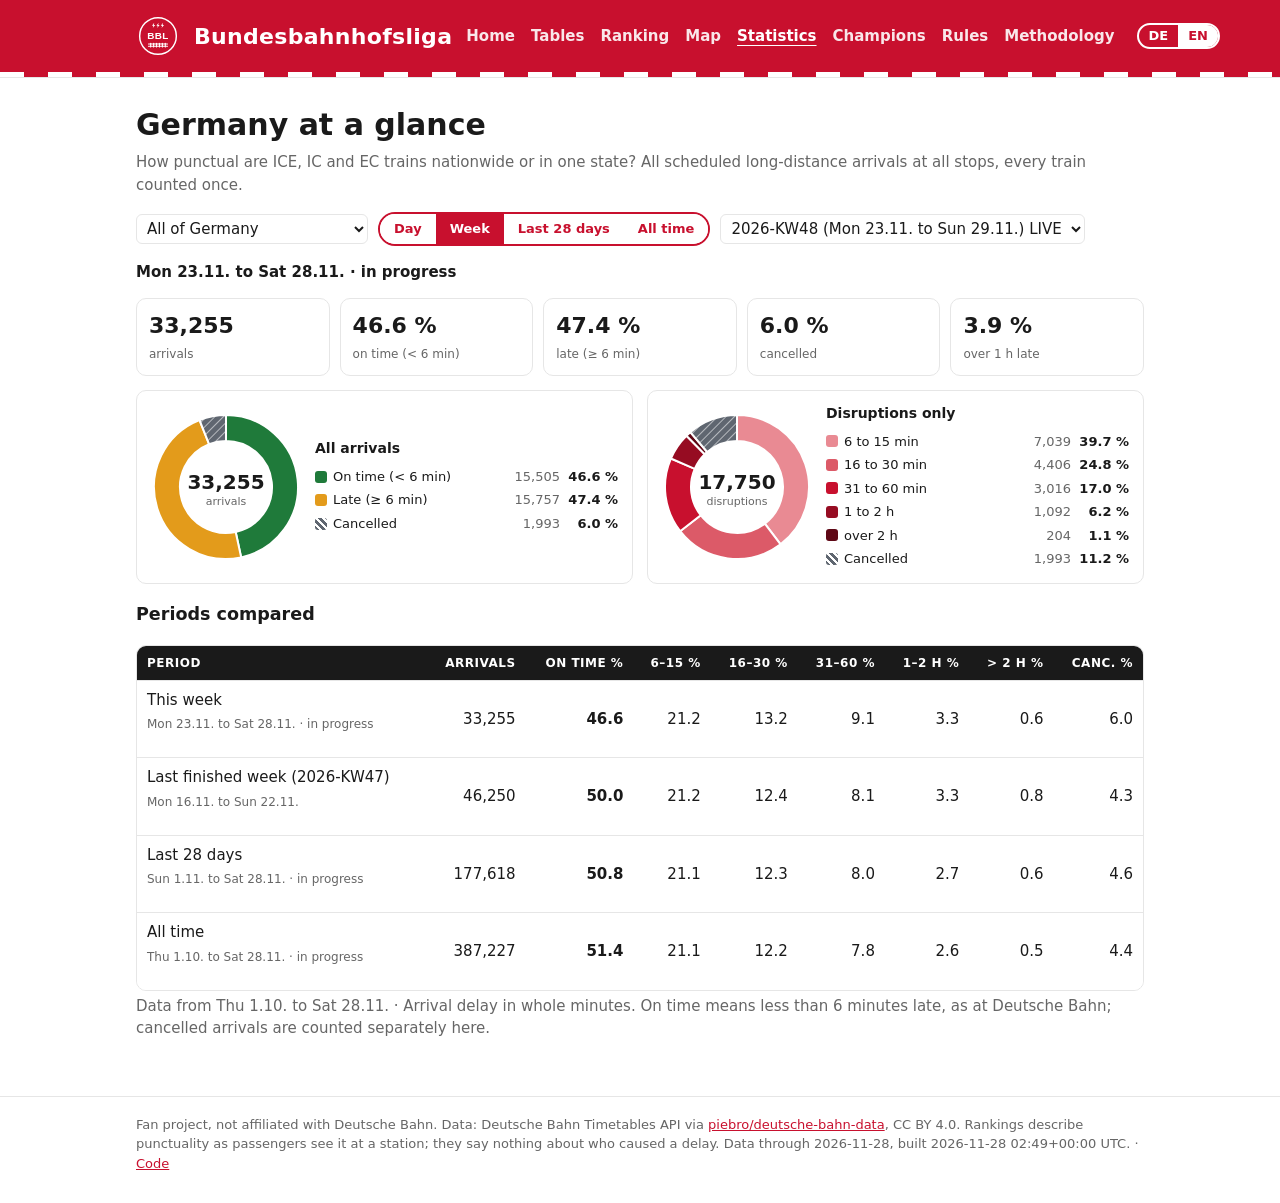
<file: docs/stats.html>
<!doctype html>
<html lang="de">
<head>
<meta charset="utf-8">
<meta name="viewport" content="width=device-width, initial-scale=1">
<title>Statistik · Bundesbahnhofsliga</title>
<link rel="icon" href="assets/logos/favicon.svg">
<link rel="stylesheet" href="assets/style.css?v=af3c884c76">
<script>(function(){var l;try{l=new URLSearchParams(location.search).get("lang")||localStorage.getItem("bbl-lang")}catch(e){}
if(l!=="de"&&l!=="en")l=/^de\b/i.test(navigator.language||"")?"de":"en";document.documentElement.dataset.lang=l;document.documentElement.lang=l})();</script>
</head>
<body>
<main class="wrap">
  <h1 id="t" style="margin:4px 0 2px"></h1>
  <p class="sub" id="intro"></p>
  <div class="map-ctl" style="display:flex;flex-wrap:wrap;gap:10px;align-items:center;margin:8px 0">
    <select id="land" aria-label="Bundesland"></select><span class="view-toggle" id="period"></span><select id="pick" aria-label="Zeitraum"></select></div>
  <p><b id="when"></b></p>
  <div class="kpis" id="kpis"></div>
  <div class="mix" id="mix"></div>
  <h3 id="cmp-title"></h3>
  <div id="cmp"></div>
  <p class="sub" id="note"></p>
</main>
<script src="assets/app.js?v=398156ceba"></script>
<script>
chrome("stats.html");
$("#t").textContent = T.ns_title; $("#intro").textContent = T.ns_intro; $("#cmp-title").textContent = T.ns_cmp;
// national day sums from the map data: [arrivals, punctual, cancelled, late 6-15, 16-30, 31-60, 61-120, >120 min]
const S = { period: 1, pick: null, land: new URLSearchParams(location.search).get("land") || "" };   // "" = all of Germany
const pc = (k, a) => (a ? num((100 * k) / a, 1) : "–");
(async () => {
  const [M, meta] = await Promise.all([getJSON("data/map.json"), getJSON("data/meta.json")]);
  stamp(meta);
  const days = M.days, idx = Object.fromEntries(days.map((d, i) => [d, i]));
  if (S.land && !M.states[S.land]) S.land = "";
  const src = () => (S.land ? M.states[S.land] : M.national);
  const sum = (ks) => ks.reduce((t, k) => t.map((x, j) => x + ((src()[k] && src()[k][j]) || 0)), [0, 0, 0, 0, 0, 0, 0, 0]);
  $("#land").innerHTML = `<option value="">${T.ns_all}</option>` + Object.keys(M.states).sort((a, b) => a.localeCompare(b, "de"))
    .map((s) => `<option value="${esc(s)}">${esc(s)}</option>`).join("");
  $("#land").value = S.land;
  $("#land").onchange = (e) => {
    S.land = e.target.value;
    const p = new URLSearchParams(location.search); if (S.land) p.set("land", S.land); else p.delete("land");
    history.replaceState(null, "", "?" + p.toString()); render(); renderCmp();
  };
  const weekKs = (s) => days.map((d, k) => k).filter((k) => days[k] >= s.start && days[k] <= s.end);
  const last28 = days.map((_, k) => k).slice(-28), all = days.map((_, k) => k);
  const tag = (ks) => (ks.some((k) => days[k] === M.running) ? ` · ${T.running}` : ks.some((k) => (M.pending || []).includes(days[k])) ? ` · ${T.pending}` : "");
  function selection() {
    if (S.period === 0) return [idx[S.pick] ?? days.length - 1];
    if (S.period === 1) return weekKs(M.seasons.find((s) => s.id === S.pick) || M.seasons[M.seasons.length - 1]);
    return S.period === 2 ? last28 : all;
  }
  function fillPick() {
    const sel = $("#pick");
    sel.style.display = S.period < 2 ? "" : "none";
    if (S.period === 0) {
      sel.innerHTML = days.slice().reverse().map((d) => `<option value="${d}">${dayLabel(d)}${d === M.running ? " · " + T.running : ""}</option>`).join("");
      S.pick = M.running && days.length > 1 ? days[days.length - 2] : days[days.length - 1];   // last finished day
    } else if (S.period === 1) {
      sel.innerHTML = M.seasons.slice().reverse().map((s) => `<option value="${s.id}">${s.id} (${dayLabel(s.start)} ${T.to} ${dayLabel(s.end)})${s.complete ? "" : " " + T.live}</option>`).join("");
      S.pick = M.seasons[M.seasons.length - 1].id;
    }
    sel.value = S.pick;
  }
  function render() {
    const ks = selection(), v = sum(ks), [a, p, c] = v, late = v[3] + v[4] + v[5] + v[6] + v[7];
    $("#t").textContent = S.land ? T.ns_title_land(S.land) : T.ns_title;
    $("#when").textContent = T.map_range(dayLabel(days[ks[0]]), dayLabel(days[ks[ks.length - 1]])) + tag(ks);
    const k = [[a.toLocaleString(LANG), T.ns_kpi[0]], [pc(p, a) + " %", T.ns_kpi[1]], [pc(late, a) + " %", T.ns_kpi[2]],
      [pc(c, a) + " %", T.ns_kpi[3]], [pc(v[6] + v[7], a) + " %", T.ns_kpi[4]]];
    $("#kpis").innerHTML = k.map(([x, l]) => `<div class="kpi"><b>${x}</b><span>${l}</span></div>`).join("");
    const allParts = [{ label: T.mix_cats[0], n: p, col: "var(--mx-ok)" }, { label: T.mix_cats[1], n: late, col: "var(--mx-late)" },
      { label: T.mix_cats[2], n: c, hatch: true }];
    const dis = [3, 4, 5, 6, 7].map((j, i) => ({ label: T.mix_bins[i], n: v[j], col: `var(--mx-b${i + 1})` }))
      .concat([{ label: T.mix_bins[5], n: c, hatch: true }]);
    $("#mix").innerHTML = a ? donut(allParts, T.mix_center[0], T.mix_all, "a") + donut(dis, T.mix_center[1], T.mix_dis, "d") : `<p class="sub">${T.mix_none}</p>`;
    $("#period").innerHTML = T.ns_period.map((l, i) => `<button class="${S.period === i ? "on" : ""}" data-p="${i}">${l}</button>`).join("");
    $("#period").querySelectorAll("button").forEach((b) => (b.onclick = () => { S.period = +b.dataset.p; fillPick(); render(); }));
  }
  // comparison table: percentages of all arrivals per period
  const cur = M.seasons[M.seasons.length - 1], done = M.seasons.filter((s) => s.complete);
  const rows = [[T.ns_cmp_rows[0], weekKs(cur)], [T.ns_cmp_rows[1] + (done.length ? ` (${done[done.length - 1].id})` : ""), done.length ? weekKs(done[done.length - 1]) : []],
    [T.ns_cmp_rows[2], last28], [T.ns_cmp_rows[3], all]].filter((r) => r[1].length);
  const cc = T.ns_cmp_cols;
  const renderCmp = () => { $("#cmp").innerHTML = `<div class="tablewrap"><table><thead><tr><th>${cc[0]}</th><th class="num hide-sm">${cc[1]}</th>${cc.slice(2).map((h) => `<th class="num">${h} %</th>`).join("")}</tr></thead><tbody>
    ${rows.map(([l, ks]) => { const v = sum(ks); return `<tr><td class="st" style="min-width:150px">${esc(l)}<span class="sub" style="display:block;font-size:12px">${T.map_range(dayLabel(days[ks[0]]), dayLabel(days[ks[ks.length - 1]]))}${tag(ks)}</span></td>
      <td class="num hide-sm">${v[0].toLocaleString(LANG)}</td>${[1, 3, 4, 5, 6, 7, 2].map((j) => `<td class="num">${j === 1 ? "<b>" : ""}${pc(v[j], v[0])}${j === 1 ? "</b>" : ""}</td>`).join("")}</tr>`; }).join("")}
    </tbody></table></div>`; };
  renderCmp();
  $("#note").textContent = T.ns_note(dayLabel(days[0]), dayLabel(days[days.length - 1]));
  $("#pick").onchange = (e) => { S.pick = e.target.value; render(); };
  fillPick();
  render();
})().catch((e) => { console.error(e); $("#mix").innerHTML = `<p>${T.load_error(esc(e.message))}</p>`; });
</script>
</body>
</html>
</file>
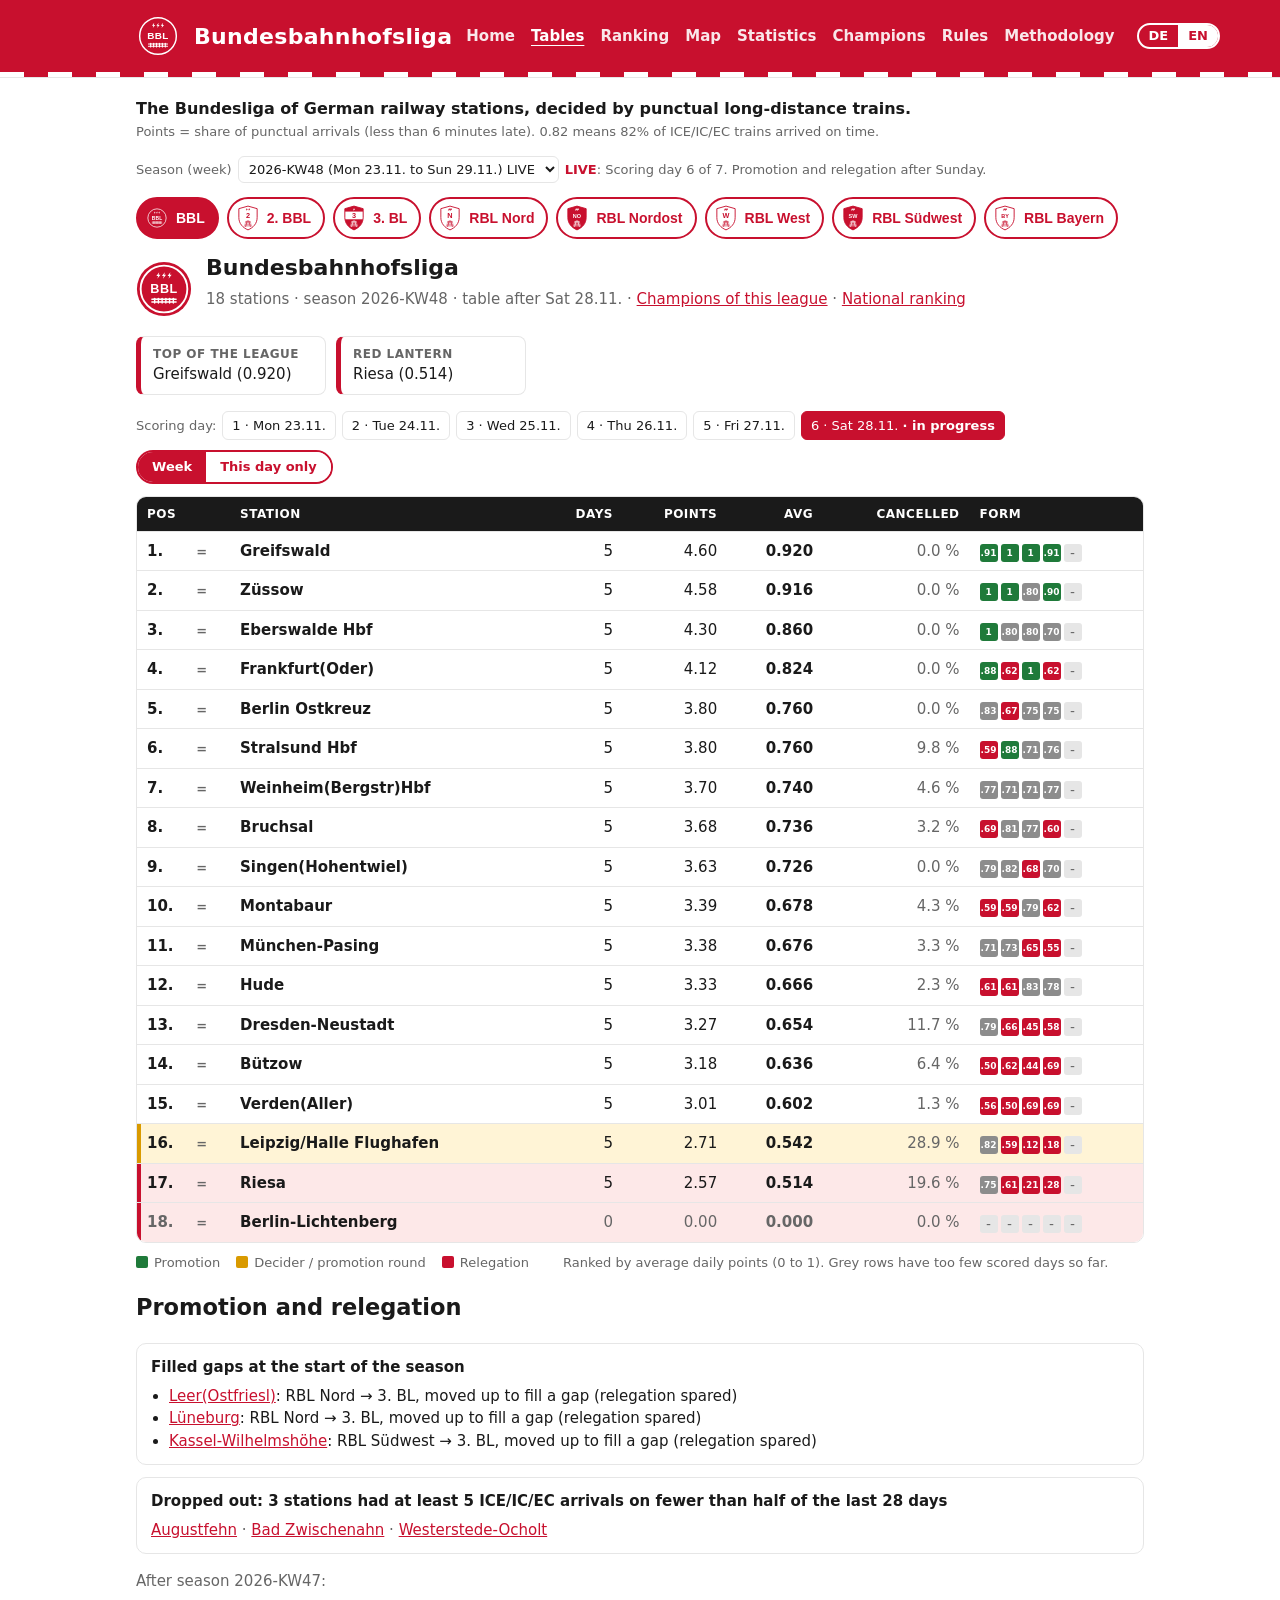
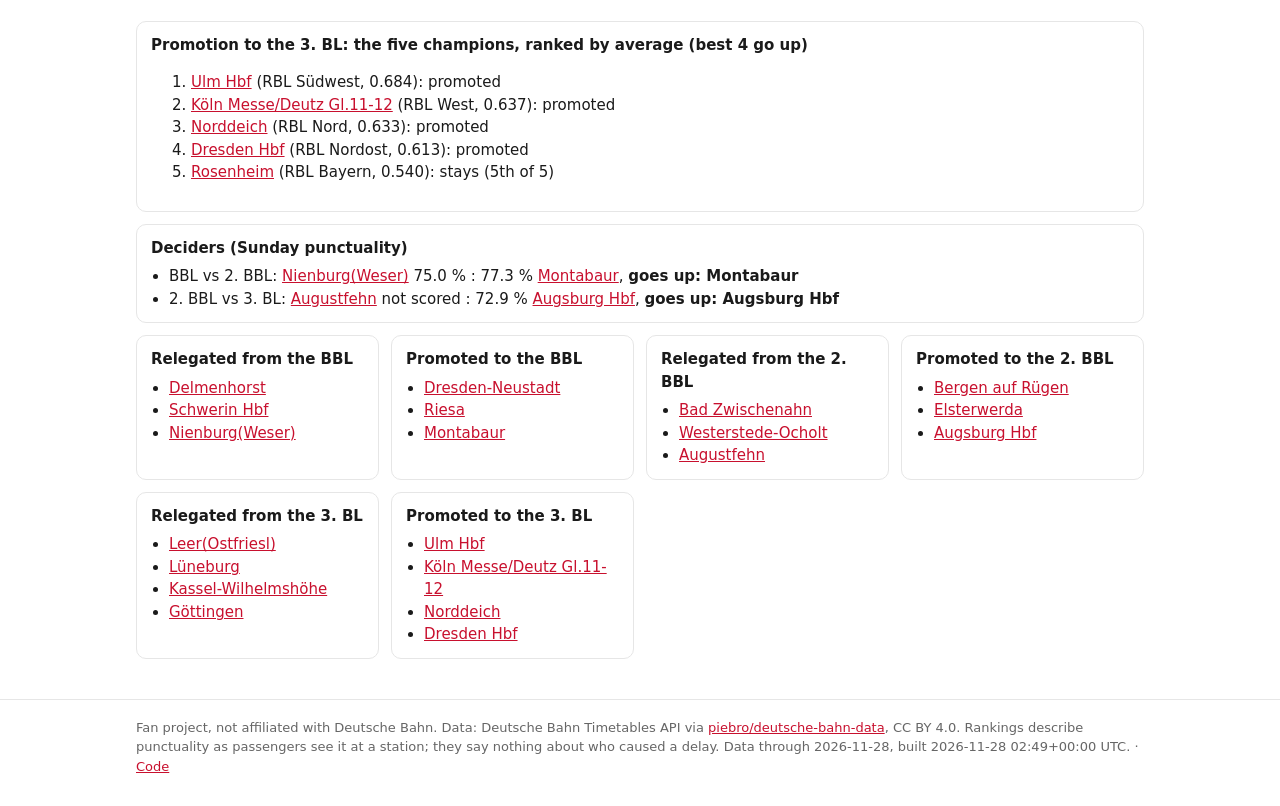
<file: docs/tables.html>
<!doctype html>
<html lang="de">
<head>
<meta charset="utf-8">
<meta name="viewport" content="width=device-width, initial-scale=1">
<title>Tabellen · Bundesbahnhofsliga</title>
<meta name="description" content="A weekly league table of German railway stations, ranked by how punctually long-distance trains (ICE, IC, EC) arrive.">
<link rel="icon" href="assets/logos/favicon.svg">
<link rel="stylesheet" href="assets/style.css?v=af3c884c76">
<script>(function(){var l;try{l=new URLSearchParams(location.search).get("lang")||localStorage.getItem("bbl-lang")}catch(e){}
if(l!=="de"&&l!=="en")l=/^de\b/i.test(navigator.language||"")?"de":"en";document.documentElement.dataset.lang=l;document.documentElement.lang=l})();</script>
</head>
<body>
<main class="wrap">
  <p class="tagline" id="tagline"></p>
  <p class="sub score-hint" id="score-hint"></p>
  <div class="matchdays" style="margin-top:0">
    <label for="season" id="season-label"></label> <select id="season"></select>
    <span id="season-state"></span>
  </div>
  <div class="tabs" id="tabs"></div>
  <div class="league-head"><img id="lg-logo" alt=""><div><h2 id="lg-name"></h2><div class="sub" id="lg-sub"></div></div></div>
  <div class="badges" id="badges"></div>
  <div class="matchdays" id="matchdays"></div>
  <div class="view-row" id="view"></div>
  <div id="table"></div>
  <div class="legend" id="legend"></div>
  <h2 id="moves-title"></h2>
  <div id="moves" class="moves"></div>
</main>
<script src="assets/app.js?v=398156ceba"></script>
<script>
chrome("tables.html");
$("#tagline").textContent = T.tagline;
$("#score-hint").textContent = T.score_hint;
$("#season-label").textContent = T.season_label;
$("#moves-title").textContent = T.moves_title;
$("#legend").innerHTML = `<span class="lu">${T.legend[0]}</span><span class="lp">${T.legend[1]}</span><span class="ld">${T.legend[2]}</span><span>${T.legend[3]}</span>`;
const state = { season: null, league: null, md: null, meta: null, data: null, view: new URLSearchParams(location.search).get("view") === "day" ? "day" : "week" };
const params = new URLSearchParams(location.search);

async function init() {
  const meta = state.meta = await getJSON("data/meta.json");
  stamp(meta);
  const sel = $("#season");
  sel.innerHTML = meta.seasons.slice().reverse().map((s) =>
    `<option value="${s.id}">${s.id} (${dayLabel(s.start)} ${T.to} ${dayLabel(s.end)})${s.complete ? "" : " " + T.live}</option>`).join("");
  sel.value = params.get("season") || meta.latest;
  sel.onchange = () => loadSeason(sel.value);
  await loadSeason(sel.value);
}

async function loadSeason(id) {
  state.season = id;
  state.data = await getJSON(`data/season/${id}.json`);
  const s = state.data;
  $("#season-state").innerHTML = s.complete
    ? T.season_done
    : `<b style="color:var(--red)">${T.live}</b>: ${T.season_live(liveWeek(s, state.meta).n)} ${liveWeek(s, state.meta).note}`;
  const lids = s.league_order;
  if (!lids.includes(state.league)) state.league = params.get("liga") && lids.includes(params.get("liga")) ? params.get("liga") : lids[0];
  $("#tabs").innerHTML = lids.map((l) => {
    return `<button class="tab ${l === state.league ? "on" : ""}" data-l="${l}"><img src="${logo(l)}" alt="">${esc(s.leagues[l].short)}</button>`;
  }).join("");
  $("#tabs").querySelectorAll("button").forEach((b) => (b.onclick = () => { state.league = b.dataset.l; loadSeason(state.season); }));
  revealActive($("#tabs"));
  state.md = s.matchdays.length - 1;
  renderMoves();
  render();
}

function render() {
  const s = state.data, lid = state.league;
  const L = s.leagues[lid], lg = L;
  const rows = L.tables[state.md] || [];
  $("#lg-logo").src = logo(lid);
  $("#lg-name").textContent = lg.name;
  $("#lg-sub").innerHTML = `${esc(T.sub(rows.length, s.id, dayLabel(s.matchdays[state.md])))} · <a href="champions.html?liga=${lid}&lang=${LANG}">${T.ch_link}</a> · <a href="ranking.html?season=${s.id}&lang=${LANG}">${T.rk_link}</a>`;
  $("#matchdays").innerHTML = `${T.matchday}: ` + s.matchdays.map((d, i) =>
    `<button class="${i === state.md ? "on" : ""}" data-i="${i}">${dayButton(d, i, state.meta)}</button>`).join("");
  $("#matchdays").querySelectorAll("button[data-i]").forEach((b) => (b.onclick = () => { state.md = +b.dataset.i; render(); }));
  revealActive($("#matchdays"));
  $("#view").innerHTML = viewToggle(state);
  bindViewToggle($("#view"), state, render);
  $("#table").innerHTML = state.view === "day"
    ? dayTableHTML(dayRows(rows, state.md > 0 ? L.tables[state.md - 1] : [])) + `<p class="sub">${T.day_note(dayLabel(s.matchdays[state.md]))}</p>`
    : tableHTML(rows, s.zones[lid] || { up: 0, down: 0 }, L.status || {});
  $("#legend").style.display = state.view === "day" ? "none" : "";
  // fun badges
  const ranked = rows.filter((r) => r.ranked);
  const day = s.matchdays[state.md];
  let dayBest = null;
  for (const r of rows) {   // best punctuality on this day, within the selected league
    const p = r.form[r.form.length - 1];
    if (p != null && (!dayBest || p > dayBest.p || (p === dayBest.p && r.played > dayBest.r.played))) dayBest = { p, r };
  }
  const b = [];
  if (ranked[0]) b.push([lid === "1" ? T.leader_top : T.leader, `${ranked[0].station} (${num(ranked[0].avg, 3)})`]);
  if (ranked.length) b.push([T.lantern, `${ranked[ranked.length - 1].station} (${num(ranked[ranked.length - 1].avg, 3)})`]);
  if (dayBest) b.push([T.day_winner(dayLabel(day)), `${dayBest.r.station} (${num(dayBest.p)})`]);
  $("#badges").innerHTML = b.map(([k, v]) => `<div class="badge"><b>${k}</b>${esc(v)}</div>`).join("");
}

function renderFills() {   // transparency: who moved up to fill a gap, and who dropped out, at the start of this season
  const s = state.data, names = state.meta.stations;
  const name = (e) => esc(names[e]?.name || e);
  const short = (l) => s.leagues[l]?.short || l;
  let h = "";
  if (s.fills?.length) h += `<div class="card" style="grid-column:1/-1"><h3>${T.fills_title}</h3><ul>${
    s.fills.map((f) => `<li><a href="${stLink(f.eva)}">${name(f.eva)}</a>: ${esc(short(f.from))} → ${esc(short(f.to))}, ${T.filled[f.reason]}</li>`).join("")}</ul></div>`;
  if (s.dropped?.length) h += `<div class="card" style="grid-column:1/-1"><h3>${T.dropped_title(s.dropped.length)}</h3><p class="sub" style="margin:0">${
    s.dropped.map((d) => `<a href="${stLink(d.eva)}">${name(d.eva)}</a>`).join(" · ")}</p></div>`;
  return h;
}

async function renderMoves() {
  // show the moves of this season if complete, otherwise of the previous one
  const seasons = state.meta.seasons;
  let s = state.data;
  if (!s.complete) {
    const i = seasons.findIndex((x) => x.id === s.id);
    if (i <= 0) { $("#moves").innerHTML = renderFills() + `<p class="sub">${T.first_season}</p>`; return; }
    s = await getJSON(`data/season/${seasons[i - 1].id}.json`);
  }
  const names = state.meta.stations;
  const name = (e) => esc(names[e]?.name || e);
  const short = (l) => s.leagues[l]?.short || l;
  const tier = (l) => s.leagues[l]?.tier ?? state.meta.leagues.find((x) => x.id === l)?.tier ?? 9;
  const groups = {};
  const po = (s.playoffs || []).map((p) => {
    const won = p.kind === "promotion" || p.winner === p.lower_eva;
    const pct = (x) => (x == null ? T.called_off : num(x * 100, 1) + " %");
    return `<li>${short(p.upper)} vs ${short(p.lower)}: <a href="${stLink(p.upper_eva)}">${name(p.upper_eva)}</a>
      ${pct(p.upper_share)} : ${pct(p.lower_share)}
      <a href="${stLink(p.lower_eva)}">${name(p.lower_eva)}</a>, <b>${won ? T.po_up : T.po_stays}: ${name(p.winner)}</b></li>`;
  });
  for (const m of s.moves) {
    const up = tier(m.to) < tier(m.from);
    const key = up ? T.up_into(short(m.to)) : T.down_from(short(m.from));
    (groups[key] ||= []).push(m.eva);
  }
  $("#moves").innerHTML = renderFills() + `<p class="sub" style="grid-column:1/-1">${T.after(s.id)}</p>` +
    (s.promotion_round?.length ? `<div class="card" style="grid-column:1/-1"><h3>${T.round_title}</h3><ol>${
      s.promotion_round.map((c) => `<li><a href="${stLink(c.eva)}">${name(c.eva)}</a> (${esc(short(c.league))}, ${num(c.avg, 3)}):
        ${T.round_res[c.result] || c.result}</li>`).join("")}</ol></div>` : "") +
    (po.length ? `<div class="card" style="grid-column:1/-1"><h3>${T.po_title}</h3><ul>${po.join("")}</ul></div>` : "") +
    Object.entries(groups).map(([k, v]) => `<div class="card"><h3>${k}</h3><ul>${v.map((e) =>
      `<li><a href="${stLink(e)}">${name(e)}</a></li>`).join("")}</ul></div>`).join("");
}
init().catch((e) => { $("#table").innerHTML = `<p>${T.load_error(esc(e.message))}</p>`; });
</script>
</body>
</html>
</file>
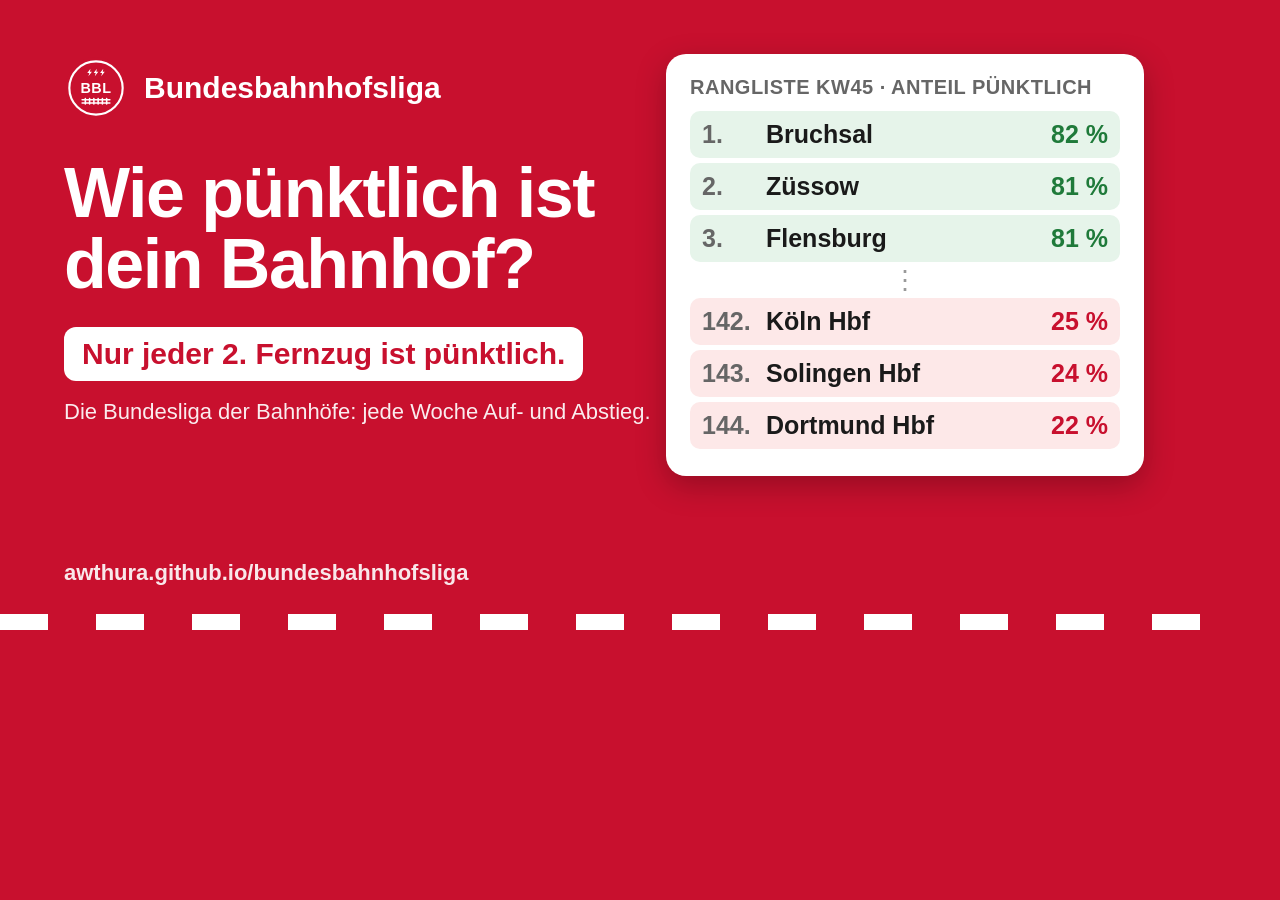
<file: scripts/share_card.html>
<!doctype html>
<!-- Link preview image (LinkedIn etc.). Snapshot of KW45 (last finished week when created).
     Bottom rows: places 142-144 (Köln, Solingen, Dortmund: mostly late trains). Gelsenkirchen Hbf (145.) is left out on
     purpose: its 5 % that week came from 84 % cancelled stops (trains not stopping there), not from late trains.
     Regenerate: "/Applications/Google Chrome.app/Contents/MacOS/Google Chrome" --headless=new --hide-scrollbars \
       --allow-file-access-from-files --window-size=1200,630 --screenshot=docs/assets/share.png "file://$PWD/scripts/share_card.html" -->
<html><head><meta charset="utf-8"><style>
  html, body { margin: 0; width: 1200px; height: 630px; overflow: hidden; }
  body { background: #c8102e; color: #fff; font-family: "Helvetica Neue", Arial, sans-serif; position: relative; }
  .stripe { position: absolute; left: 0; right: 0; bottom: 0; height: 16px; background: repeating-linear-gradient(90deg, #fff 0 48px, #c8102e 48px 96px); }
  .left { position: absolute; left: 64px; top: 56px; width: 600px; }
  .brand { display: flex; align-items: center; gap: 16px; font-size: 30px; font-weight: 900; }
  .brand img { width: 64px; height: 64px; }
  h1 { margin: 38px 0 0; font-size: 70px; line-height: 1.02; font-weight: 900; letter-spacing: -1.5px; }
  .stat { margin-top: 26px; display: inline-block; background: #fff; color: #c8102e; font-weight: 900; font-size: 30px;
          border-radius: 12px; padding: 10px 18px; }
  .sub { margin-top: 18px; font-size: 22px; opacity: .92; }
  .card { position: absolute; right: 56px; top: 54px; width: 430px; background: #fff; color: #1a1a1a; border-radius: 20px;
          padding: 22px 24px; box-shadow: 0 10px 30px rgba(0,0,0,.25); }
  .card h2 { margin: 0 0 12px; font-size: 20px; letter-spacing: .5px; text-transform: uppercase; color: #666; }
  .row { display: flex; align-items: center; gap: 12px; padding: 9px 12px; border-radius: 10px; font-size: 25px; font-weight: 700; margin: 5px 0; }
  .row .pos { width: 52px; color: #666; font-weight: 800; }
  .row .name { flex: 1; white-space: nowrap; overflow: hidden; text-overflow: ellipsis; }
  .row .val { font-variant-numeric: tabular-nums; }
  .up { background: #e6f4ea; } .up .val { color: #1f7a3a; }
  .down { background: #fde8e8; } .down .val { color: #c8102e; }
  .dots { text-align: center; color: #999; font-size: 26px; line-height: 1; margin: 4px 0; }
  .url { position: absolute; left: 64px; bottom: 44px; font-size: 22px; font-weight: 700; opacity: .9; }
</style></head><body>
  <div class="left">
    <div class="brand"><img src="../docs/assets/logos/bbl.svg" alt="">Bundesbahnhofsliga</div>
    <h1>Wie pünktlich ist dein Bahnhof?</h1>
    <div class="stat">Nur jeder 2. Fernzug ist pünktlich.</div>
    <div class="sub">Die Bundesliga der Bahnhöfe: jede Woche Auf- und Abstieg.</div>
  </div>
  <div class="card">
    <h2>Rangliste KW45 · Anteil pünktlich</h2>
    <div class="row up"><span class="pos">1.</span><span class="name">Bruchsal</span><span class="val">82 %</span></div>
    <div class="row up"><span class="pos">2.</span><span class="name">Züssow</span><span class="val">81 %</span></div>
    <div class="row up"><span class="pos">3.</span><span class="name">Flensburg</span><span class="val">81 %</span></div>
    <div class="dots">⋮</div>
    <div class="row down"><span class="pos">142.</span><span class="name">Köln Hbf</span><span class="val">25 %</span></div>
    <div class="row down"><span class="pos">143.</span><span class="name">Solingen Hbf</span><span class="val">24 %</span></div>
    <div class="row down"><span class="pos">144.</span><span class="name">Dortmund Hbf</span><span class="val">22 %</span></div>
  </div>
  <div class="url">awthura.github.io/bundesbahnhofsliga</div>
  <div class="stripe"></div>
</body></html>
</file>
<file: docs/assets/style.css>
:root {
  --red: #c8102e;
  --red-dark: #9b0c23;
  --red-soft: #fbe9ec;
  --ink: #1a1a1a;
  --muted: #666;
  --line: #e6e6e6;
  --bg: #ffffff;
  --panel: #ffffff;
  --up: #1f7a3a;
  --up-soft: #e6f4ea;
  --down-soft: #fde8e8;
  --po-soft: #fff4d6;
  /* delay charts (validated: colour-blind separation and contrast, light and dark) */
  --mx-ok: #1f7a3a; --mx-late: #e39b1b; --mx-canc: #5f6670; --mx-hatch: rgba(255,255,255,.55);
  --mx-b1: #e98a93; --mx-b2: #dc5a68; --mx-b3: #c8102e; --mx-b4: #960c22; --mx-b5: #5e0715;
}
@media (prefers-color-scheme: dark) {
  :root:not([data-theme="light"]) {
    --ink: #f2f2f2; --muted: #a8a8a8; --line: #333; --bg: #141414; --panel: #1c1c1c;
    --red-soft: #3a1219; --up-soft: #15301e; --down-soft: #3a1515; --po-soft: #3a3012; --up: #59c27a;
    --mx-ok: #3fa564; --mx-late: #b8861a; --mx-canc: #8a9099; --mx-hatch: rgba(0,0,0,.45);
    --mx-b1: #ffc2c7; --mx-b2: #f6909a; --mx-b3: #e8576a; --mx-b4: #d02e47; --mx-b5: #a51f36;
  }
}
* { box-sizing: border-box; }
html, body { margin: 0; background: var(--bg); color: var(--ink);
  font: 15px/1.5 system-ui, -apple-system, "Segoe UI", Roboto, Helvetica, Arial, sans-serif; }
a { color: var(--red); }
header.top { background: var(--red); color: #fff; }
header.top .wrap { display: flex; align-items: center; gap: 14px; padding: 14px 16px; }
header.top img { width: 44px; height: 44px; }
header.top h1 { margin: 0; font-size: 22px; letter-spacing: .3px; font-weight: 900; }
header.top h1 a { color: #fff; text-decoration: none; }
header.top nav { margin-left: auto; display: flex; gap: 16px; align-items: center; }
header.top nav a { color: #fff; text-decoration: none; font-weight: 600; opacity: .9; }
header.top nav a:hover, header.top nav a.on { opacity: 1; text-decoration: underline; text-underline-offset: 4px; }
.stripe { height: 6px; background: repeating-linear-gradient(90deg, #fff 0 24px, var(--red) 24px 48px); border-bottom: 1px solid var(--line); }
.wrap { max-width: 1040px; margin: 0 auto; padding: 0 16px; }
main.wrap { padding-top: 20px; padding-bottom: 40px; }
.sub { color: var(--muted); margin: 4px 0 16px; }

.tabs { display: flex; gap: 8px; flex-wrap: wrap; margin: 12px 0; }
.tab { display: flex; align-items: center; gap: 8px; border: 2px solid var(--red); background: var(--panel);
  color: var(--red); padding: 6px 12px 6px 8px; border-radius: 999px; font-weight: 700; cursor: pointer; font-size: 14px; }
.tab img { width: 22px; height: 26px; }
.tab.on { background: var(--red); color: #fff; }
.matchdays { display: flex; gap: 6px; flex-wrap: wrap; align-items: center; margin: 8px 0 14px; color: var(--muted); font-size: 13px; }
.matchdays button { border: 1px solid var(--line); background: var(--panel); color: var(--ink); border-radius: 6px;
  padding: 4px 9px; cursor: pointer; font: inherit; }
.matchdays button.on { border-color: var(--red); background: var(--red); color: #fff; }
select { font: inherit; padding: 4px 6px; border-radius: 6px; border: 1px solid var(--line); background: var(--panel); color: var(--ink); }

.league-head { display: flex; align-items: center; gap: 14px; margin: 8px 0; }
.league-head img { width: 56px; height: 66px; }
.league-head h2 { margin: 0; font-size: 22px; }
.badges { display: flex; gap: 10px; flex-wrap: wrap; margin: 10px 0 16px; }
.badge { border: 1px solid var(--line); border-left: 5px solid var(--red); border-radius: 8px; padding: 8px 12px; background: var(--panel); min-width: 190px; }
.badge b { display: block; font-size: 12px; color: var(--muted); text-transform: uppercase; letter-spacing: .5px; }

.tablewrap { overflow-x: auto; border: 1px solid var(--line); border-radius: 10px; }
table { border-collapse: collapse; width: 100%; background: var(--panel); }
th, td { padding: 8px 10px; text-align: left; white-space: nowrap; }
thead th { background: var(--ink); color: var(--bg); font-size: 12px; text-transform: uppercase; letter-spacing: .5px; }
tbody tr { border-top: 1px solid var(--line); }
td.num, th.num { text-align: right; font-variant-numeric: tabular-nums; }
td.rank { font-weight: 800; width: 1%; }
tr.up td.rank { box-shadow: inset 4px 0 var(--up); }
tr.up { background: var(--up-soft); }
tr.down td.rank { box-shadow: inset 4px 0 var(--red); }
tr.down { background: var(--down-soft); }
tr.po td.rank { box-shadow: inset 4px 0 #d99a00; }
tr.po { background: var(--po-soft); }
.legend .lp::before { background: #d99a00; }
tr.unranked { color: var(--muted); }
td.st a { color: var(--ink); text-decoration: none; font-weight: 600; }
td.st a:hover { color: var(--red); text-decoration: underline; }
.tag { font-size: 11px; font-weight: 700; padding: 1px 6px; border-radius: 4px; margin-left: 6px; vertical-align: 1px; }
.tag.new { background: var(--red-soft); color: var(--red); }
.tag.up { background: var(--up-soft); color: var(--up); }
.trend { font-weight: 700; font-size: 13px; }
.trend.u { color: var(--up); } .trend.d { color: var(--red); } .trend.s { color: var(--muted); }
.form { display: inline-flex; gap: 3px; }
.form i { width: 18px; height: 18px; border-radius: 3px; display: inline-block; font-style: normal; font-size: 9px;
  line-height: 18px; text-align: center; color: #fff; font-weight: 700; }
.form i.x { background: var(--line); color: var(--muted); }
.legend { display: flex; gap: 16px; flex-wrap: wrap; font-size: 13px; color: var(--muted); margin: 10px 0; }
.legend span::before { content: ""; display: inline-block; width: 12px; height: 12px; border-radius: 2px; margin-right: 6px; vertical-align: -1px; }
.legend .lu::before { background: var(--up); } .legend .ld::before { background: var(--red); }

.moves { display: grid; grid-template-columns: repeat(auto-fit, minmax(240px, 1fr)); gap: 12px; }
.card { border: 1px solid var(--line); border-radius: 10px; padding: 12px 14px; background: var(--panel); }
.card h3 { margin: 0 0 6px; font-size: 15px; }
.card ul { margin: 0; padding-left: 18px; }

.prose { max-width: 720px; }
.prose h2 { border-bottom: 3px solid var(--red); padding-bottom: 4px; margin-top: 32px; }
.example { background: var(--red-soft); border-radius: 10px; padding: 12px 16px; }
.crests { display: flex; gap: 18px; flex-wrap: wrap; }
.crests figure { margin: 0; text-align: center; font-size: 13px; max-width: 170px; }
.crests img { width: 70px; height: 83px; }

.chart { width: 100%; height: 180px; }
.kpis { display: grid; grid-template-columns: repeat(auto-fit, minmax(150px, 1fr)); gap: 10px; margin: 14px 0; }
.kpi { border: 1px solid var(--line); border-radius: 10px; padding: 10px 12px; background: var(--panel); }
.kpi b { display: block; font-size: 22px; }
.kpi span { color: var(--muted); font-size: 12px; }

footer { border-top: 1px solid var(--line); color: var(--muted); font-size: 13px; padding: 18px 0 30px; }
@media (max-width: 960px) { .hide-md { display: none; } }
@media (max-width: 980px) {   /* five menu items + language switch: move the menu under the title */
  header.top .wrap { flex-wrap: wrap; gap: 10px; }
  header.top nav { margin-left: 0; width: 100%; flex-wrap: wrap; gap: 6px 14px; }
  header.top nav .lang { margin-left: auto; }
}
@media (max-width: 640px) {
  header.top .wrap { flex-wrap: wrap; gap: 10px; padding: 12px 16px; }
  header.top img { width: 36px; height: 36px; }
  header.top h1 { font-size: 20px; }
  header.top nav { margin-left: 0; width: 100%; gap: 6px 12px; font-size: 14px; flex-wrap: wrap; }
  header.top nav .lang { margin-left: auto; }
  main.wrap { padding-top: 14px; }
  th, td { padding: 7px 5px; }
  th:first-child, td:first-child { padding-left: 8px; }
  th:last-child, td:last-child { padding-right: 8px; }
  td.st { white-space: normal; min-width: 0; }
  td.num, th.num { padding-left: 12px; }
  .hide-sm { display: none; }
  /* swipeable single rows instead of 4 rows of pills */
  .tabs, #matchdays { flex-wrap: nowrap; overflow-x: auto; scrollbar-width: none; -webkit-overflow-scrolling: touch;
    margin-right: -16px; padding-right: 16px; scroll-padding: 0 16px; }
  .tabs::-webkit-scrollbar, #matchdays::-webkit-scrollbar { display: none; }
  .tab, #matchdays button { flex: 0 0 auto; }
  #matchdays { white-space: nowrap; }
  .league-head img { width: 44px; height: 52px; }
  .league-head h2 { font-size: 19px; }
  .badges { gap: 8px; }
  .badge { min-width: 0; flex: 1 1 140px; padding: 6px 10px; font-size: 14px; }
  .badge b { font-size: 10px; }
  .legend { gap: 6px 14px; font-size: 12px; }
  .kpi b { font-size: 19px; }
  .crests { gap: 12px; }
  .crests img { width: 56px; height: 66px; }
  .crests figure { max-width: 46%; }
}

/* language switcher and bilingual blocks */
header.top nav .lang { display: inline-flex; border: 2px solid #fff; border-radius: 999px; overflow: hidden; margin-left: 6px; }
header.top nav .lang a { padding: 1px 10px; font-size: 13px; opacity: 1; text-decoration: none; }
header.top nav .lang a.on { background: #fff; color: var(--red); }
html[data-lang="de"] .i18n[lang="en"], html[data-lang="en"] .i18n[lang="de"] { display: none; }
.tagline { margin: 0 0 2px; font-size: 16px; font-weight: 600; line-height: 1.4; }
@media (max-width: 640px) { .tagline { font-size: 14px; } }

/* forecast card */
.forecast-card { border: 1px solid var(--line); border-radius: 12px; padding: 14px 16px; background: var(--panel); margin: 16px 0 6px; }
.forecast-card h3 { margin: 0 0 4px; font-size: 13px; text-transform: uppercase; letter-spacing: .5px; color: var(--muted); }
.mk-head { display: grid; grid-template-columns: 1fr 1fr; gap: 20px; align-items: center; margin-bottom: 6px; }
.mk-q { font-size: 18px; font-weight: 700; line-height: 1.35; }
.mk-odds { display: grid; grid-template-columns: 1fr 1fr; gap: 10px; }
.mk-odds > div { border-radius: 10px; padding: 10px 14px; display: flex; justify-content: space-between; align-items: baseline; font-weight: 700; }
.mk-odds b { font-size: 24px; }
.mk-yes { background: var(--up-soft); color: var(--up); }
.mk-no { background: var(--down-soft); color: var(--red); }
.mk-bar { height: 8px; border-radius: 999px; background: var(--red); overflow: hidden; margin: 10px 0 4px; }
.mk-bar i { display: block; height: 100%; background: var(--up); }
.mk-chart { width: 100%; display: block; }
.mk-small { font-size: 12px; }
@media (max-width: 640px) { .mk-head { grid-template-columns: 1fr; gap: 12px; } .mk-q { font-size: 16px; } .mk-odds b { font-size: 20px; } }
.pyramid { border: 1px solid var(--line); border-radius: 12px; padding: 12px; background: var(--panel); }
.kpi b.kpi-small { font-size: 18px; }
.kpi b.kpi-small span, .kpi b span { display: block; font-size: 12px; font-weight: 400; color: var(--muted); margin-top: 2px; }
.kpi b.kpi-small a { color: var(--ink); }
.score-hint { margin: 0 0 14px; font-size: 13px; }
.freq { border: 1px solid var(--line); border-radius: 10px; padding: 10px 12px; background: var(--panel); margin: 4px 0 10px; }
.freq-row { display: flex; gap: 12px; align-items: center; flex-wrap: wrap; }
.freq input[type=range] { flex: 1 1 220px; accent-color: var(--red); }
.freq-presets { display: flex; gap: 6px; flex-wrap: wrap; }
.freq-presets button { border: 1px solid var(--line); background: var(--panel); color: var(--ink); border-radius: 6px; padding: 4px 9px; cursor: pointer; font: inherit; font-size: 13px; }
.freq-presets button.on { border-color: var(--red); background: var(--red); color: #fff; }
.freq .sub { margin: 6px 0 0; font-size: 13px; }

/* homepage */
.home h2 { margin: 26px 0 10px; }
.hero { display: flex; gap: 20px; align-items: center; padding: 18px 0 6px; }
.hero-logo { width: 96px; height: 96px; flex: 0 0 auto; }
.hero-title { margin: 0; font-size: 40px; font-weight: 900; letter-spacing: -0.5px; color: var(--red); }
.hero .tagline { font-size: 18px; margin: 4px 0 2px; }
.live-pill { display: inline-block; margin-top: 6px; background: var(--red); color: #fff; font-weight: 700; font-size: 12px;
  letter-spacing: .4px; border-radius: 999px; padding: 3px 10px; }
.home-grid { display: grid; grid-template-columns: repeat(3, 1fr); gap: 14px; margin-top: 18px; }
.home-card { display: flex; flex-direction: column; padding: 16px 18px; }
.home-card h2 { margin: 0; font-size: 19px; }
.home-card .sub { margin: 2px 0 12px; font-size: 13px; }
.crest-row { display: flex; justify-content: space-around; gap: 8px; margin: 4px 0 12px; }
.crest-link { display: flex; flex-direction: column; align-items: center; gap: 6px; color: var(--ink); text-decoration: none; font-weight: 700; font-size: 14px; }
.crest-link img { width: 62px; height: 72px; transition: transform .15s; }
.crest-link:hover img { transform: translateY(-3px); }
.small-link { margin-top: auto; font-size: 13px; }
.podium { margin: 0 0 10px; padding-left: 22px; }
.podium li { margin: 6px 0; }
.podium li a { color: var(--ink); font-weight: 600; text-decoration: none; }
.podium li a:hover { color: var(--red); }
.podium img { width: 14px; height: 17px; vertical-align: -3px; margin: 0 2px; }
.podium b { float: right; }
.btn { margin-top: auto; display: block; text-align: center; background: var(--red); color: #fff; font-weight: 700;
  border-radius: 8px; padding: 9px 12px; text-decoration: none; }
.btn:hover { background: var(--red-dark); }
.search { position: relative; }
.search input { width: 100%; font: inherit; font-size: 16px; padding: 10px 12px; border: 2px solid var(--red); border-radius: 8px;
  background: var(--panel); color: var(--ink); }
.search ul { list-style: none; margin: 6px 0 0; padding: 0; }
.search li { display: flex; align-items: center; gap: 8px; padding: 7px 8px; border-radius: 6px; cursor: pointer; }
.search li img { width: 16px; height: 19px; }
.search li.on, .search li:hover { background: var(--red-soft); }
.search li.none { cursor: default; color: var(--muted); font-size: 13px; }
.steps { display: grid; grid-template-columns: repeat(3, 1fr); gap: 14px; }
.step { padding: 14px 16px; }
.step h3 { margin: 4px 0; font-size: 16px; }
.step .sub { margin: 0; }
.step-n { display: inline-block; width: 26px; height: 26px; border-radius: 50%; background: var(--red); color: #fff; text-align: center; line-height: 26px; }
@media (max-width: 860px) {
  .home-grid { grid-template-columns: 1fr; }
  #card-search { order: -1; }
  .steps { grid-template-columns: 1fr; }
}
@media (max-width: 640px) {
  .hero-logo { display: none; }
  .hero-title { font-size: 28px; }
  .hero .tagline { font-size: 15px; }
}
.popular { margin: 12px 0 0; font-size: 13px; color: var(--muted); line-height: 1.7; }
.crest-label { font-size: 11px; font-weight: 700; text-transform: uppercase; letter-spacing: .5px; color: var(--muted); text-align: center; margin: 2px 0 6px; }
.crest-row.small { margin-bottom: 0; gap: 2px; }
.crest-row.small .crest-link { font-size: 11px; font-weight: 600; gap: 4px; }
.crest-row.small .crest-link img { width: 40px; height: 47px; }
.running { font-weight: 700; color: var(--red); }
button.on .running { color: #fff; }
.view-row { margin: -4px 0 12px; }
.view-toggle { display: inline-flex; border: 2px solid var(--red); border-radius: 999px; overflow: hidden; }
.view-toggle button { border: 0; background: var(--panel); color: var(--red); font: inherit; font-weight: 700; font-size: 13px; padding: 5px 14px; cursor: pointer; }
.view-toggle button.on { background: var(--red); color: #fff; }
.mk-live { margin: 6px 0 0; font-size: 12px; }
/* homepage league tiles: each league is a rounded, clickable tile */
.crest-row { gap: 8px; }
.crest-link { flex: 1 1 0; min-width: 0; border: 1.5px solid var(--line); border-radius: 12px; padding: 10px 4px 8px;
  background: var(--panel); transition: border-color .15s, background .15s, transform .15s; }
.crest-link:hover, .crest-link:focus-visible { border-color: var(--red); background: var(--red-soft); transform: translateY(-2px); }
.crest-link:hover img { transform: none; }
.crest-row.small { gap: 5px; }
.crest-row.small .crest-link { padding: 7px 2px 6px; border-radius: 10px; }
.crest-row.small .crest-link span { font-size: 10.5px; white-space: nowrap; }
/* league links look and behave like station links: dark text, red and underlined on hover */
a.lg-link { color: var(--ink); text-decoration: none; font-weight: 600; white-space: nowrap; }
a.lg-link:hover, a.lg-link:focus-visible { color: var(--red); text-decoration: underline; }
a.lg-link.sub-link { font-weight: 400; color: var(--muted); }
a.lg-link.sub-link:hover { color: var(--red); }
.podium-label { font-size: 11px; font-weight: 700; text-transform: uppercase; letter-spacing: .5px; color: var(--muted); margin: 2px 0 0; }
.podium.bottom { margin-top: 0; padding-left: 34px; }
.podium.bottom b { color: var(--red); }
#bottom-label { border-top: 1px solid var(--line); padding-top: 8px; }

/* delay mix: two donuts with a legend each; one column on phones */
.mix { display: grid; grid-template-columns: 1fr 1fr; gap: 14px; margin: 10px 0 4px; }
@media (max-width: 640px) { .mix { grid-template-columns: 1fr; } }
.mix-card { border: 1px solid var(--line); border-radius: 10px; padding: 12px 14px; background: var(--panel);
  display: flex; gap: 14px; align-items: center; }
.mix-card svg { width: 150px; height: 150px; flex: 0 0 150px; }
.mix-card path { stroke: var(--panel); stroke-width: 2; }
.mix-card path:hover { opacity: .8; }
.mix-card h4 { margin: 0 0 6px; font-size: 14px; }
.mix-leg { list-style: none; margin: 0; padding: 0; font-size: 13px; flex: 1; min-width: 0; }
.mix-leg li { display: grid; grid-template-columns: 12px 1fr auto auto; gap: 6px; align-items: center; padding: 2px 0; }
.mix-leg i { width: 12px; height: 12px; border-radius: 3px; display: inline-block; }
.mix-leg .n { color: var(--muted); text-align: right; font-variant-numeric: tabular-nums; }
.mix-leg .p { font-weight: 700; text-align: right; min-width: 52px; font-variant-numeric: tabular-nums; }
@media (max-width: 400px) { .mix-card { flex-direction: column; align-items: stretch; } .mix-card svg { margin: 0 auto; } }

/* homepage: national statistics first */
.home-stats { margin-top: 18px; }
.home-stats-head { display: flex; flex-wrap: wrap; gap: 10px; align-items: flex-end; justify-content: space-between; }
.home-stats-head h2 { margin: 0; font-size: 21px; }
.home-stats-head .sub { margin: 2px 0 0; }
.home-stats .kpis { margin-top: 12px; }
</file>
